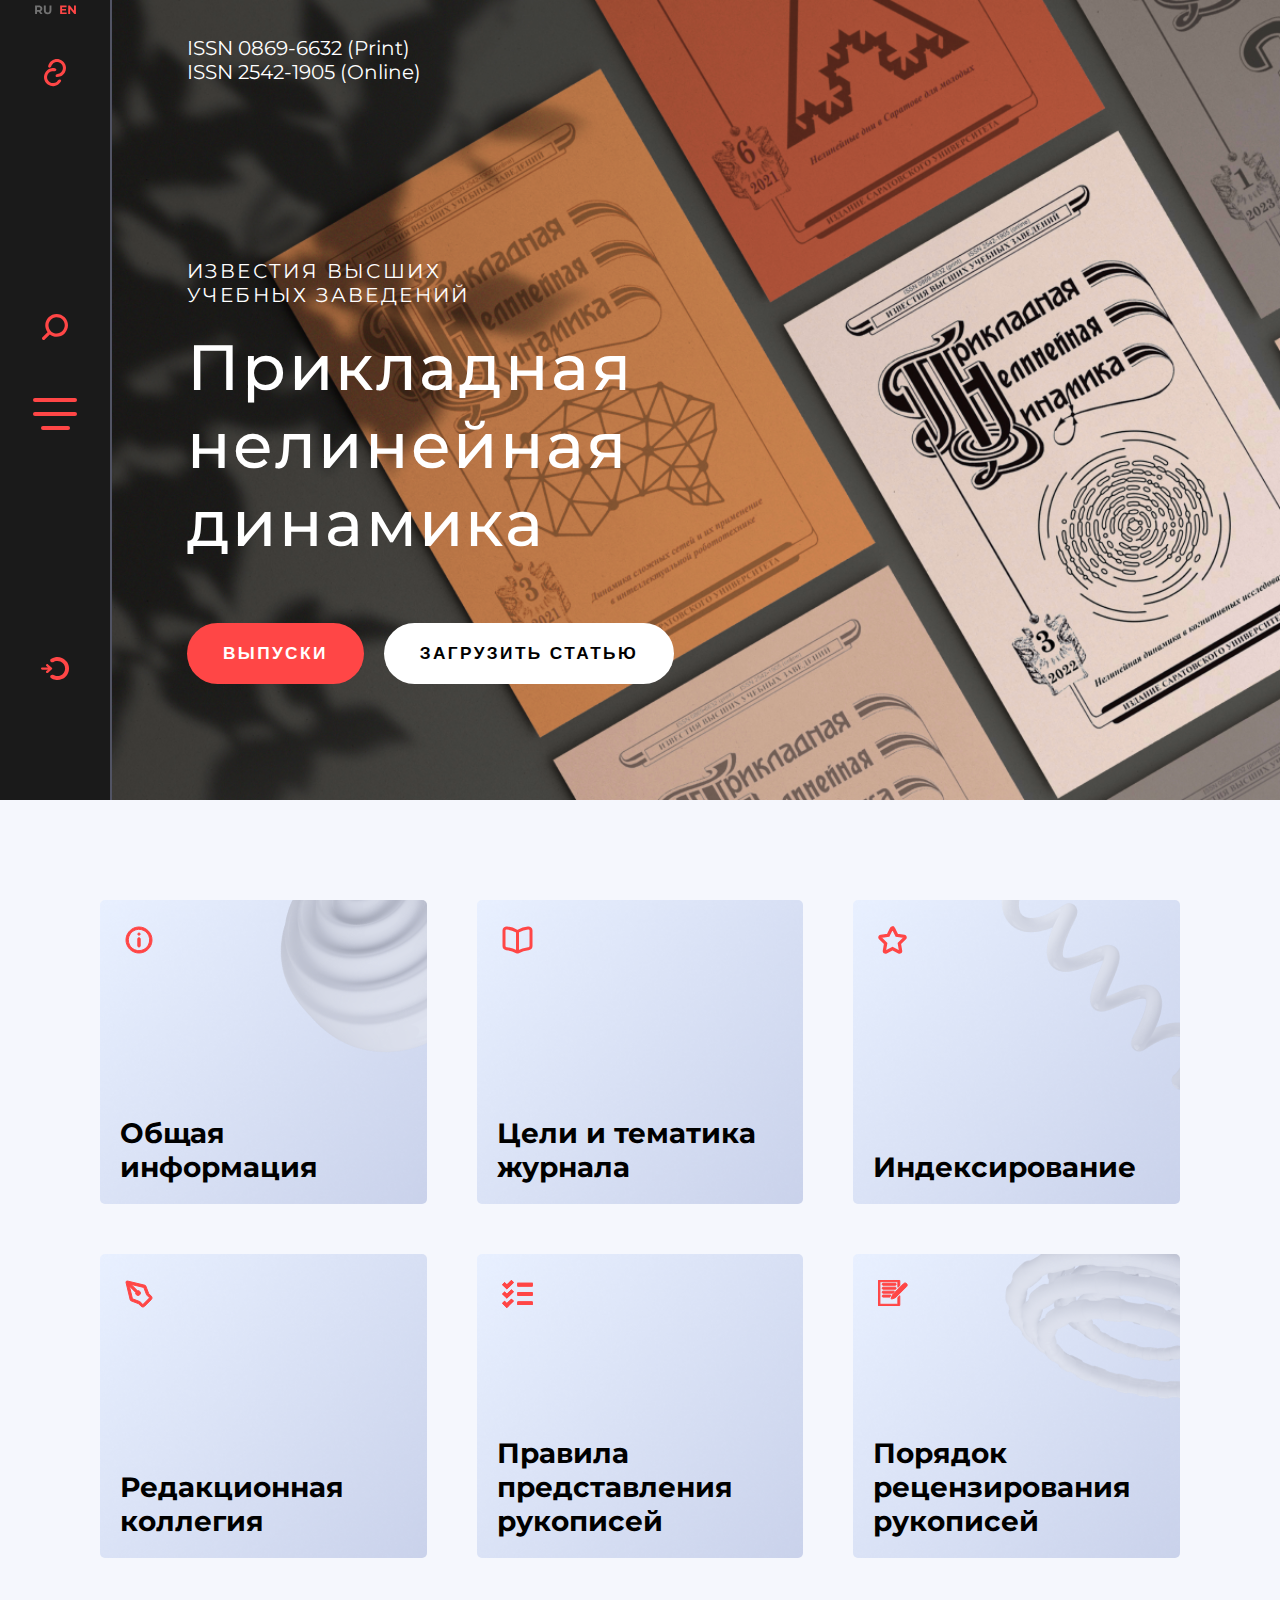
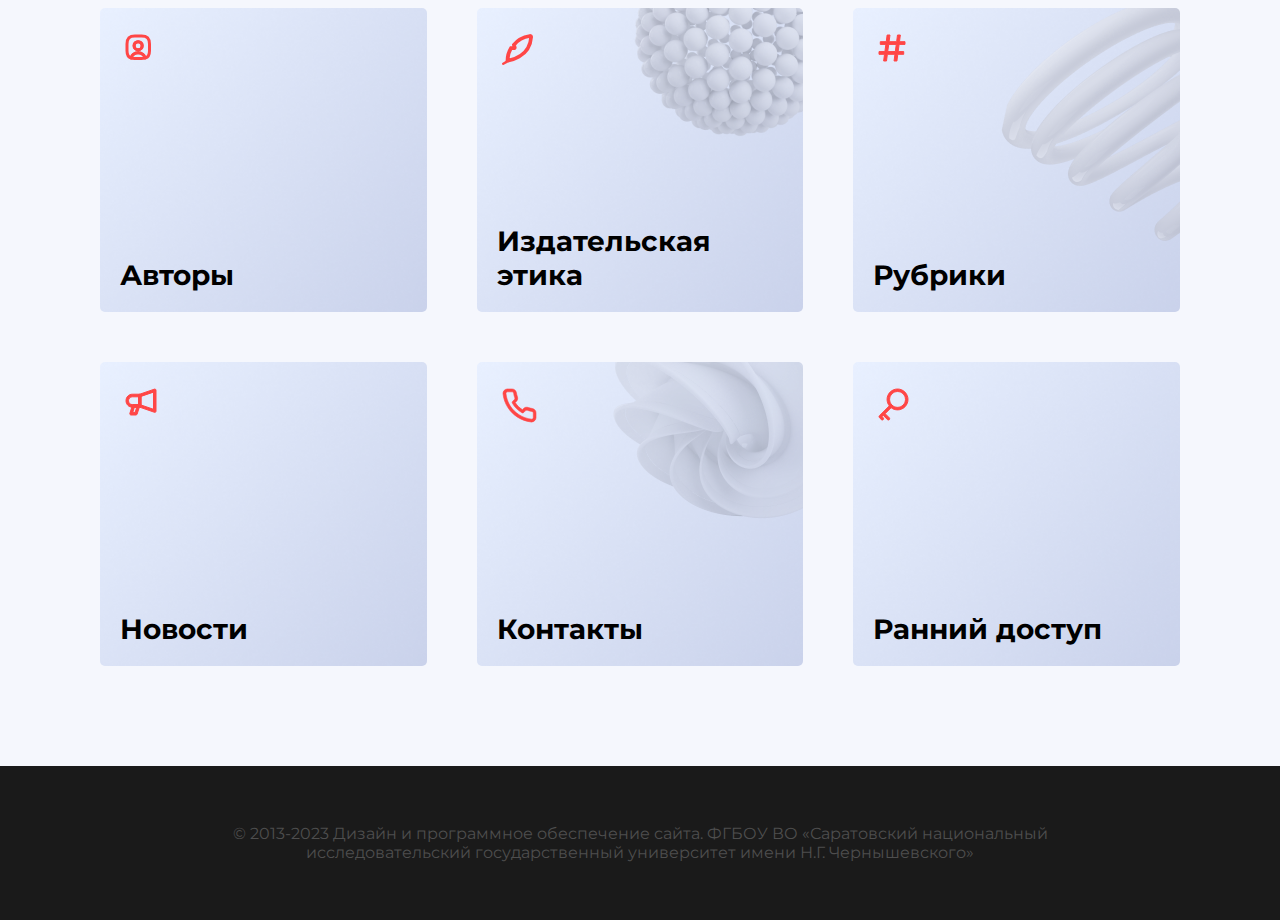
<file: index.html>
<!DOCTYPE html>
<html lang="ru">
<head>
    <meta charset="UTF-8">
    <meta name="viewport" content="width=device-width, initial-scale=1.0">
    <title>Прикладная нелинейная динамика</title>
    <link rel="stylesheet" href="./src/css/styles.css">
    <link href='https://fonts.googleapis.com/css?family=Montserrat' rel='stylesheet'>
</head>
<body>
    <header>
        <div class="header-content">
            <div class="sidebar">
               <div class="trigger" id="trigger">
                    <div class="up">
                        <div class="lengbtn" onclick="LengButton(this)">
                            <svg width="41" height="10" viewBox="0 0 41 10" fill="none" xmlns="http://www.w3.org/2000/svg">
                                <path id="ru" d="M5.43784 9L3.81784 6.66H3.72184H2.02984V9H0.0858438V0.599999H3.72184C4.46584 0.599999 5.10984 0.724 5.65384 0.972C6.20584 1.22 6.62984 1.572 6.92584 2.028C7.22184 2.484 7.36984 3.024 7.36984 3.648C7.36984 4.272 7.21784 4.812 6.91384 5.268C6.61784 5.716 6.19384 6.06 5.64184 6.3L7.52584 9H5.43784ZM5.40184 3.648C5.40184 3.176 5.24984 2.816 4.94584 2.568C4.64184 2.312 4.19784 2.184 3.61384 2.184H2.02984V5.112H3.61384C4.19784 5.112 4.64184 4.984 4.94584 4.728C5.24984 4.472 5.40184 4.112 5.40184 3.648ZM12.6421 9.144C11.4421 9.144 10.5061 8.812 9.83406 8.148C9.17006 7.484 8.83806 6.536 8.83806 5.304V0.599999H10.7821V5.232C10.7821 6.736 11.4061 7.488 12.6541 7.488C13.2621 7.488 13.7261 7.308 14.0461 6.948C14.3661 6.58 14.5261 6.008 14.5261 5.232V0.599999H16.4461V5.304C16.4461 6.536 16.1101 7.484 15.4381 8.148C14.7741 8.812 13.8421 9.144 12.6421 9.144Z" fill="#727272"/>
                                <path id="en" d="M31.668 7.44V9H25.164V0.599999H31.512V2.16H27.096V3.984H30.996V5.496H27.096V7.44H31.668ZM40.9188 0.599999V9H39.3228L35.1348 3.9V9H33.2148V0.599999H34.8228L38.9987 5.7V0.599999H40.9188Z" fill="#FF4646"/>
                            </svg>
                        </div>                    
                        <div class="linkbtn iconbtn" onclick="toggleMenu('linksMenu')">
                            <svg width="22" height="28" viewBox="0 0 22 28" fill="none" xmlns="http://www.w3.org/2000/svg">
                                <path d="M5.47494 8.64321C4.62775 8.59881 3.96395 7.87049 4.15105 7.04303C4.43963 5.76671 5.00347 4.56207 5.81022 3.51637C6.93139 2.06312 8.46856 0.985781 10.2172 0.427736C11.9657 -0.130309 13.8428 -0.142593 15.5986 0.392518C17.3543 0.927628 18.9054 1.98476 20.0455 3.42321C21.1856 4.86166 21.8606 6.61321 21.9807 8.44476C22.1007 10.2763 21.6601 12.101 20.7175 13.6759C19.7749 15.2509 18.375 16.5014 16.7042 17.2611C15.5019 17.8078 14.2003 18.0816 12.8918 18.0711C12.0435 18.0643 11.486 17.2518 11.6362 16.4168C11.7864 15.5819 12.5926 15.0478 13.4382 14.9804C14.1241 14.9257 14.7992 14.7525 15.4326 14.4645C16.5354 13.9631 17.4593 13.1377 18.0814 12.0983C18.7035 11.0588 18.9943 9.85451 18.9151 8.64569C18.8359 7.43686 18.3904 6.28084 17.6379 5.33146C16.8855 4.38208 15.8617 3.68438 14.7029 3.3312C13.5441 2.97803 12.3053 2.98614 11.1512 3.35445C9.99711 3.72276 8.98258 4.4338 8.24261 5.39295C7.8176 5.94383 7.49474 6.56155 7.28488 7.21682C7.02613 8.02474 6.32212 8.68761 5.47494 8.64321Z" fill="#FF4646"/>
                                <path d="M16.1683 20.4554C16.9751 20.7175 17.4278 21.5928 17.0329 22.3437C16.4238 23.5018 15.5674 24.5195 14.5175 25.3208C13.0584 26.4343 11.2948 27.0771 9.46135 27.1635C7.62792 27.25 5.81162 26.7761 4.2542 25.8048C2.69678 24.8335 1.4721 23.4109 0.743147 21.7264C0.0141932 20.0419 -0.18446 18.1753 0.173626 16.3751C0.531712 14.5749 1.42955 12.9264 2.74766 11.6491C4.06577 10.3717 5.74162 9.52613 7.55219 9.22477C8.855 9.00792 10.1831 9.08028 11.4443 9.42907C12.2619 9.6552 12.5901 10.5844 12.2289 11.352C11.8677 12.1196 10.9508 12.4268 10.1165 12.2731C9.43989 12.1484 8.74292 12.141 8.05659 12.2552C6.86161 12.4541 5.75555 13.0122 4.8856 13.8553C4.01565 14.6983 3.42307 15.7863 3.18674 16.9744C2.9504 18.1626 3.08151 19.3945 3.56262 20.5063C4.04373 21.6181 4.85202 22.557 5.87992 23.198C6.90782 23.8391 8.10657 24.1519 9.31664 24.0948C10.5267 24.0377 11.6907 23.6135 12.6537 22.8786C13.2068 22.4565 13.6785 21.9433 14.0509 21.3647C14.5099 20.6513 15.3615 20.1932 16.1683 20.4554Z" fill="#FF4646"/>
                            </svg>
                        </div>                             
                    </div>
                    <div class="center"> 
                        <div class="Searchbtn iconbtn" onclick="toggleMenu('searchMenu')">
                            <svg width="26" height="26" viewBox="0 0 26 26" fill="none" xmlns="http://www.w3.org/2000/svg">
                                <path d="M14.6263 0C11.611 0.00365486 8.72015 1.20312 6.58796 3.33531C4.45578 5.46749 3.25631 8.35831 3.25265 11.3737C3.26068 13.8231 4.06686 16.2032 5.54905 18.1534L0.479049 23.2234C0.327498 23.3741 0.207173 23.5532 0.12497 23.7505C0.042766 23.9478 0.000298935 24.1594 1.57253e-06 24.3731C-0.000295789 24.5868 0.0415824 24.7985 0.123237 24.996C0.204891 25.1936 0.324717 25.373 0.475848 25.5242C0.62698 25.6753 0.806447 25.7951 1.00397 25.8768C1.20149 25.9584 1.41318 26.0003 1.62691 26C1.84064 25.9997 2.05221 25.9572 2.2495 25.875C2.4468 25.7928 2.62593 25.6725 2.77664 25.521L7.84664 20.4509C9.79677 21.9331 12.1769 22.7393 14.6263 22.7473C17.6428 22.7473 20.5358 21.5491 22.6687 19.4161C24.8017 17.2831 26 14.3902 26 11.3737C26 8.35719 24.8017 5.46425 22.6687 3.33127C20.5358 1.19829 17.6428 0 14.6263 0ZM14.6263 19.4977C13.0195 19.4977 11.4488 19.0213 10.1128 18.1286C8.77685 17.2359 7.73557 15.9671 7.12068 14.4826C6.50579 12.9981 6.34491 11.3647 6.65838 9.78875C6.97184 8.21284 7.74559 6.76527 8.88175 5.6291C10.0179 4.49293 11.4655 3.71919 13.0414 3.40572C14.6173 3.09225 16.2508 3.25314 17.7353 3.86803C19.2197 4.48292 20.4885 5.5242 21.3812 6.86019C22.2739 8.19618 22.7504 9.76689 22.7504 11.3737C22.7479 13.5275 21.8911 15.5924 20.3681 17.1154C18.8451 18.6385 16.7802 19.4952 14.6263 19.4977Z" fill="#FF4646"/>
                            </svg>                               
                        </div>
                        <div class="Menubtn iconbtn" onclick="toggleMenu('menu')">
                            <svg width="44" height="32" viewBox="0 0 44 32" fill="none" xmlns="http://www.w3.org/2000/svg">
                                <rect width="44" height="4" rx="2" fill="#FF4646"/>
                                <rect y="14" width="44" height="4" rx="2" fill="#FF4646"/>
                                <rect x="8" y="28" width="29" height="4" rx="2" fill="#FF4646"/>
                            </svg>                                
                        </div>
                    </div>
                    <div class="authbtn iconbtn" onclick="toggleMenu('authMenu')">
                        <svg width="28" height="23" viewBox="0 0 28 23" fill="none" xmlns="http://www.w3.org/2000/svg">
                            <path d="M1.24674 12.6574L6.982 12.6574L5.36117 14.1058C4.86245 14.5515 4.86245 15.2201 5.36117 15.6657C5.85989 16.1114 6.60796 16.1114 7.10668 15.6657L10.8471 12.3231C10.9718 12.2117 11.0964 12.1003 11.0964 11.9889C11.2211 11.766 11.2211 11.4318 11.0964 11.0975C10.9718 10.9861 10.9718 10.8747 10.8471 10.7632L7.10668 7.42061C6.85732 7.19777 6.48328 7.08635 6.23393 7.08635C5.98457 7.08635 5.61053 7.19777 5.36117 7.42061C4.86245 7.8663 4.86245 8.53482 5.36117 8.9805L6.982 10.429L1.24674 10.429C0.498661 10.429 -5.76229e-05 10.8747 -5.76948e-05 11.5432C-5.77667e-05 12.2117 0.49866 12.6574 1.24674 12.6574Z" fill="#FF4646"/>
                            <path d="M9.75217 4.75067C8.98869 3.9872 8.98112 2.73302 9.86276 2.10973C11.1734 1.18317 12.6696 0.536917 14.258 0.220974C16.4887 -0.222756 18.801 0.00498277 20.9024 0.875391C23.0037 1.7458 24.7998 3.21978 26.0634 5.11095C27.327 7.00211 28.0015 9.22552 28.0015 11.5C28.0015 13.7745 27.327 15.9979 26.0634 17.8891C24.7998 19.7802 23.0037 21.2542 20.9024 22.1246C18.801 22.995 16.4887 23.2228 14.258 22.779C12.6696 22.4631 11.1734 21.8168 9.86276 20.8903C8.98112 20.267 8.98869 19.0128 9.75217 18.2493C10.5156 17.4859 11.746 17.5133 12.6788 18.0571C13.4011 18.4782 14.1919 18.7793 15.0208 18.9442C16.4931 19.237 18.0192 19.0867 19.4061 18.5123C20.793 17.9378 21.9784 16.965 22.8124 15.7168C23.6464 14.4686 24.0915 13.0012 24.0915 11.5C24.0915 9.99885 23.6464 8.5314 22.8124 7.28323C21.9784 6.03506 20.793 5.06223 19.4061 4.48776C18.0192 3.91329 16.4931 3.76298 15.0208 4.05585C14.1919 4.22071 13.4011 4.52184 12.6788 4.94295C11.746 5.48674 10.5156 5.51415 9.75217 4.75067Z" fill="#FF4646"/>
                        </svg>                            
                    </div>
                </div>  
                <div class="menu" id="linksMenu">
                    <a href="#">WoS: 0.13</a>
                    <a href="#">SCOPUS: 1.2</a>
                    <a href="#">RSCI</a>
                    <a href="#">РИНЦ: 0.626</a>
                    <a href="#">Scimago: Q3</a>
                    <a href="#">Список ВАК</a>
                    <a href="#">Журналы СГУ</a>
                </div>
                <div class="menu" id="menu">
                    <a href="#">Общая информация</a>
                    <a href="#">Цели и тематика журнала</a>
                    <a href="#">Индексирование</a>
                    <a href="#">Редакционная коллегия</a>
                    <a href="#">Правила представления рукописей</a>
                    <a href="#">Порядок рецензирования рукописей</a>
                    <a href="#">Авторы</a>
                    <a href="#">Издательская этика</a>
                    <a href="#">Рубрики</a>
                    <a href="#">Новости</a>
                    <a href="#">Контакты</a>
                    <a href="#">Ранний доступ</a>
                </div>
                <div class="menu" id="searchMenu">
                    <div class="dropdown">
                        <h3>Заголовок:</h3>
                        <input type="text" id="searchInput" placeholder="">
                        <h3>Ключевое слово:</h3>
                        <input type="text" class="dropdown-btn" id="keywordInput" readonly onclick="toggleDropdown()">
                        <div class="dropdown-content" id="dropdown-content"></div>
                    </div>
                    <button onclick="performSearch()">Искать</button>
                </div>
                <div class="menu" id="authMenu">
                    <input type="text" id="login" placeholder="Логин">
                    <input type="password" id="password" placeholder="Пароль">
                    <button onclick="login()">Войти</button>
                </div>
            </div>
      
            <div class="header-right-wrapper">
                <div class="contact-info">
                    <span>ISSN 0869-6632 (Print)</span>
                   <span>ISSN 2542-1905 (Online)</span>
               </div>
               <div class="headline">
                   <h1>Известия высших учебных заведений</h1>
                   <h2>Прикладная нелинейная динамика</h2>
                   <div class="buttons">
                        <form action="article.html">
                            <button class="releases-btn">ВЫПУСКИ</button>
                        </form>
                       <button class="download-btn" onclick="downloadFile('./src/pdfs/and_2025-1_site.pdf')"> ЗАГРУЗИТЬ СТАТЬЮ </button>
                   </div>
                </div>
            </div>            
        </div>
    </header>
    <main>
        <section class="info-section">
            <div class="info-card">
                <h3>Общая информация</h3>
                <svg width="28" height="28" viewBox="0 0 28 28" fill="#000" xmlns="http://www.w3.org/2000/svg"  class="icon">
                    <path d="M13.9999 1.00014C11.4288 1.00014 8.91539 1.76257 6.77756 3.19102C4.63973 4.61947 2.9735 6.64978 1.98957 9.02521C1.00563 11.4006 0.748191 14.0145 1.2498 16.5362C1.7514 19.058 2.98952 21.3743 4.8076 23.1924C6.62567 25.0105 8.94204 26.2486 11.4638 26.7502C13.9855 27.2518 16.5994 26.9944 18.9748 26.0104C21.3502 25.0265 23.3805 23.3603 24.809 21.2224C26.2374 19.0846 26.9999 16.5712 26.9999 14.0001C27.0077 12.2907 26.6768 10.5967 26.0262 9.01597C25.3757 7.43521 24.4184 5.999 23.2097 4.79028C22.001 3.58157 20.5648 2.6243 18.984 1.97376C17.4033 1.32322 15.7093 0.992312 13.9999 1.00014ZM13.9999 24.6364C11.8963 24.6364 9.83985 24.0126 8.09072 22.8438C6.34159 21.6751 4.97831 20.0139 4.17327 18.0704C3.36823 16.1269 3.1576 13.9883 3.568 11.925C3.97841 9.86178 4.99142 7.96657 6.47893 6.47906C7.96644 4.99155 9.86165 3.97854 11.9249 3.56813C13.9881 3.15773 16.1267 3.36836 18.0703 4.1734C20.0138 4.97844 21.675 6.34172 22.8437 8.09085C24.0124 9.83998 24.6362 11.8964 24.6362 14.0001C24.6207 16.8162 23.4951 19.5126 21.5038 21.5039C19.5125 23.4953 16.8161 24.6209 13.9999 24.6364Z" fill="white" stroke="white"/>
                    <path d="M13.9997 11.6364C13.6862 11.6364 13.3856 11.761 13.164 11.9826C12.9424 12.2042 12.8179 12.5048 12.8179 12.8183V19.9091C12.8179 20.2226 12.9424 20.5232 13.164 20.7448C13.3856 20.9664 13.6862 21.0909 13.9997 21.0909C14.3131 21.0909 14.6137 20.9664 14.8353 20.7448C15.057 20.5232 15.1815 20.2226 15.1815 19.9091V12.8183C15.1815 12.5048 15.057 12.2042 14.8353 11.9826C14.6137 11.761 14.3131 11.6364 13.9997 11.6364Z" fill="white" stroke="white"/>
                    <path d="M13.9997 9.2728C14.6524 9.2728 15.1815 8.74369 15.1815 8.09099C15.1815 7.43829 14.6524 6.90918 13.9997 6.90918C13.347 6.90918 12.8179 7.43829 12.8179 8.09099C12.8179 8.74369 13.347 9.2728 13.9997 9.2728Z" fill="white" stroke="white"/>
                </svg>
                <picture class="info-picture"><img src="./src/img/png/info.png" alt="info"></picture>
            </div>
            <div class="info-card">
                <h3>Цели и тематика журнала</h3>
                <svg width="31" height="28" viewBox="0 0 31 28" fill="none" xmlns="http://www.w3.org/2000/svg" class="icon goal">
                    <path d="M29 20.0964V4.58072C29 3.03814 27.677 1.89407 26.0705 2.02261H25.9895C23.1545 2.254 18.848 3.62946 16.445 5.0692L16.2155 5.21061C15.824 5.44199 15.176 5.44199 14.7845 5.21061L14.447 5.01778C12.044 3.5909 7.751 2.22829 4.916 2.00976C3.3095 1.88121 2 3.03814 2 4.56787V20.0964C2 21.3305 3.053 22.4874 4.349 22.6417L4.7405 22.6931C7.67 23.0659 12.1925 24.4799 14.7845 25.8297L14.8385 25.8554C15.203 26.0482 15.7835 26.0482 16.1345 25.8554C18.7265 24.4928 23.2625 23.0659 26.2055 22.6931L26.651 22.6417C27.947 22.4874 29 21.3305 29 20.0964Z" stroke="#FF4646" stroke-width="3" stroke-linecap="round" stroke-linejoin="round"/>
                    <path d="M15.5 5.69232V24.1539" stroke="#FF4646" stroke-width="3" stroke-linecap="round" stroke-linejoin="round"/>
                </svg>                    
            </div>
            <div class="info-card">
                <h3>Индексирование</h3>
                <svg width="29" height="28" viewBox="0 0 29 28" fill="none" xmlns="http://www.w3.org/2000/svg" class="icon">
                    <path d="M14.5011 2.62144L18.123 10.0868L26.3591 11.3035L20.3943 17.2169L20.5949 18.4034L21.7879 25.4783L14.5003 21.5826L7.21349 25.4808L8.40645 18.4051L8.60626 17.2186L2.64313 11.3035L10.8784 10.0868L11.4196 8.97312L14.5011 2.62144ZM14.5003 1C13.7449 1 13.0569 1.42317 12.7357 2.08599L9.68204 8.38739L2.65494 9.42562C1.93326 9.53287 1.33383 10.0231 1.10113 10.6926C0.868444 11.3646 1.04465 12.1037 1.55387 12.6082L6.70174 17.7197L5.50709 24.8071C5.38653 25.521 5.69762 26.2375 6.30717 26.6556C6.64188 26.8844 7.0356 27 7.43016 27C7.75475 27 8.07934 26.9221 8.37357 26.7645L14.4994 23.4865L20.6253 26.7645C20.9195 26.9212 21.2449 27 21.5678 27C21.9624 27 22.3553 26.8844 22.6917 26.6556C23.3004 26.2383 23.6115 25.5219 23.4901 24.8071L22.2954 17.7197L27.4466 12.6082C27.9567 12.1046 28.1312 11.3638 27.8985 10.6926C27.6658 10.0214 27.0656 9.53204 26.3447 9.42562L19.3193 8.38739L16.264 2.08599C15.9453 1.42317 15.2565 1.00084 14.4994 1.00084L14.5003 1Z" fill="#FF4646" stroke="#FF4646" stroke-width="1.5"/>
                </svg>                                      
                <picture class="info-picture"><img src="./src/img/png/index.png" alt="index"></picture>
            </div>
            <div class="info-card">
                <h3>Редакционная коллегия</h3>
                <svg width="28" height="28" viewBox="0 0 28 28" fill="none" xmlns="http://www.w3.org/2000/svg" class="icon">
                    <path fill-rule="evenodd" clip-rule="evenodd" d="M1.35278 1.35278C1.66612 1.03946 2.10913 0.93484 2.50907 1.03894L19.9524 5.24938C20.3372 5.34227 20.6518 5.61836 20.7939 5.98786L23.7134 13.5785L26.2944 16.1595C27.2352 17.1004 27.2352 18.6256 26.2944 19.5663L19.5663 26.2944C18.6256 27.2352 17.1004 27.2352 16.1595 26.2944L13.5785 23.7134L5.98786 20.7939C5.61836 20.6518 5.34227 20.3372 5.24938 19.9524L1.03894 2.50907C0.93484 2.10913 1.03946 1.66612 1.35278 1.35278ZM10.4901 12.1935L4.37986 6.08327L7.44276 18.7724L14.6818 21.5567C14.8392 21.6172 14.982 21.7101 15.1011 21.8292L17.8629 24.591L24.591 17.8629L21.8292 15.1011C21.7101 14.982 21.6172 14.8392 21.5567 14.6818L18.7724 7.44276L6.08327 4.37986L12.1935 10.4901C12.2668 10.5634 12.3287 10.6438 12.3792 10.7291C12.5906 10.6685 12.814 10.636 13.0449 10.636C14.3754 10.636 15.4539 11.7145 15.4539 13.0449C15.4539 14.3754 14.3754 15.4539 13.0449 15.4539C11.7145 15.4539 10.636 14.3754 10.636 13.0449C10.636 12.814 10.6685 12.5906 10.7291 12.3792C10.6438 12.3287 10.5634 12.2668 10.4901 12.1935Z" fill="#FF4646" stroke="#FF4646"/>
                </svg>                                                          
            </div>
            <div class="info-card">
                <h3>Правила представления рукописей</h3>
                <svg width="31" height="28" viewBox="0 0 31 28" fill="none" xmlns="http://www.w3.org/2000/svg" class="icon">
                    <path fill-rule="evenodd" clip-rule="evenodd" d="M4.872 5.34215L9.39863 1L10.9806 2.51754L4.85442 8.3941L1 4.69734L2.6002 3.16235L4.872 5.34215ZM30 5.81079H16.0324V3.50307H30V5.81079Z" fill="#FF4646"/>
                    <path fill-rule="evenodd" clip-rule="evenodd" d="M4.872 5.34215L9.39863 1L10.9806 2.51754L4.85442 8.3941L1 4.69734L2.6002 3.16235L4.872 5.34215ZM30 5.81079H16.0324V3.50307H30V5.81079Z" fill="#FF4646"/>
                    <path fill-rule="evenodd" clip-rule="evenodd" d="M4.872 23.948L9.39863 19.6059L10.9806 21.1234L4.85442 27L1 23.3032L2.6002 21.7682L4.872 23.948ZM30 24.4167H16.0324V22.109H30V24.4167Z" fill="#FF4646"/>
                    <path fill-rule="evenodd" clip-rule="evenodd" d="M4.872 23.948L9.39863 19.6059L10.9806 21.1234L4.85442 27L1 23.3032L2.6002 21.7682L4.872 23.948ZM30 24.4167H16.0324V22.109H30V24.4167Z" fill="#FF4646"/>
                    <path fill-rule="evenodd" clip-rule="evenodd" d="M4.872 14.6451L9.39863 10.303L10.9806 11.8205L4.85442 17.6971L1 14.0003L2.6002 12.4653L4.872 14.6451ZM30 15.1138H16.0324V12.806H30V15.1138Z" fill="#FF4646"/>
                    <path fill-rule="evenodd" clip-rule="evenodd" d="M4.872 14.6451L9.39863 10.303L10.9806 11.8205L4.85442 17.6971L1 14.0003L2.6002 12.4653L4.872 14.6451ZM30 15.1138H16.0324V12.806H30V15.1138Z" fill="#FF4646"/>
                    <path fill-rule="evenodd" clip-rule="evenodd" d="M4.872 5.34215L9.39863 1L10.9806 2.51754L4.85442 8.3941L1 4.69734L2.6002 3.16235L4.872 5.34215ZM30 5.81079H16.0324V3.50307H30V5.81079Z" stroke="#FF4646" stroke-width="1.3"/>
                    <path fill-rule="evenodd" clip-rule="evenodd" d="M4.872 5.34215L9.39863 1L10.9806 2.51754L4.85442 8.3941L1 4.69734L2.6002 3.16235L4.872 5.34215ZM30 5.81079H16.0324V3.50307H30V5.81079Z" stroke="#FF4646" stroke-width="1.3"/>
                    <path fill-rule="evenodd" clip-rule="evenodd" d="M4.872 23.948L9.39863 19.6059L10.9806 21.1234L4.85442 27L1 23.3032L2.6002 21.7682L4.872 23.948ZM30 24.4167H16.0324V22.109H30V24.4167Z" stroke="#FF4646" stroke-width="1.3"/>
                    <path fill-rule="evenodd" clip-rule="evenodd" d="M4.872 23.948L9.39863 19.6059L10.9806 21.1234L4.85442 27L1 23.3032L2.6002 21.7682L4.872 23.948ZM30 24.4167H16.0324V22.109H30V24.4167Z" stroke="#FF4646" stroke-width="1.3"/>
                    <path fill-rule="evenodd" clip-rule="evenodd" d="M4.872 14.6451L9.39863 10.303L10.9806 11.8205L4.85442 17.6971L1 14.0003L2.6002 12.4653L4.872 14.6451ZM30 15.1138H16.0324V12.806H30V15.1138Z" stroke="#FF4646" stroke-width="1.3"/>
                    <path fill-rule="evenodd" clip-rule="evenodd" d="M4.872 14.6451L9.39863 10.303L10.9806 11.8205L4.85442 17.6971L1 14.0003L2.6002 12.4653L4.872 14.6451ZM30 15.1138H16.0324V12.806H30V15.1138Z" stroke="#FF4646" stroke-width="1.3"/>
                </svg>                                                         
            </div>
            <div class="info-card">
                <h3>Порядок рецензирования рукописей</h3>
                <svg width="30" height="26" viewBox="0 0 30 26" fill="none" xmlns="http://www.w3.org/2000/svg" class="icon">
                    <path d="M19.8903 24.2853H1.91631V1.71458H19.8903V7.30933L21.8064 5.5947V0.857289C21.8065 0.383859 21.3774 0 20.8484 0H0.958244C0.429101 0 0 0.383859 0 0.857289V25.1427C0 25.6161 0.429042 26 0.958244 26H20.8484C21.3774 26 21.8065 25.6161 21.8065 25.1427V15.7088L19.8903 17.4235V24.2853Z" fill="#FF4646"/>
                    <path d="M17.3884 3.25751H4.93709C4.52882 3.25751 4.19751 3.70542 4.19751 4.25755C4.19751 4.80959 4.52882 5.25751 4.93709 5.25751H17.3883C17.7967 5.25751 18.128 4.80959 18.128 4.25755C18.128 3.70542 17.7967 3.25751 17.3884 3.25751Z" fill="#FF4646"/>
                    <path d="M18.128 8.20227C18.128 7.65025 17.7967 7.20227 17.3884 7.20227H4.93709C4.52882 7.20227 4.19751 7.65025 4.19751 8.20227C4.19751 8.75438 4.52882 9.20227 4.93709 9.20227H17.3883C17.7967 9.20227 18.128 8.75446 18.128 8.20227Z" fill="#FF4646"/>
                    <path d="M16.3477 11.1473H4.93709C4.52882 11.1473 4.19751 11.5953 4.19751 12.1474C4.19751 12.6995 4.52882 13.1473 4.93709 13.1473H14.8683L16.3477 11.1473Z" fill="#FF4646"/>
                    <path d="M12.2103 16.3883C12.3104 15.9352 12.4534 15.501 12.6277 15.0922H4.93721C4.52894 15.0922 4.19763 15.5401 4.19763 16.0922C4.19763 16.6442 4.52894 17.0922 4.93721 17.0922H12.0552L12.2103 16.3883Z" fill="#FF4646"/>
                    <path d="M28.6024 3.60247C28.2149 3.21472 27.6893 2.99713 27.1419 2.99713C26.5944 2.99713 26.069 3.21472 25.6819 3.60199L14.7388 14.5454C14.4402 14.8439 14.2212 15.2113 14.1002 15.6158L13.2282 18.5389C13.1911 18.6627 13.2248 18.7966 13.3163 18.8881C13.3833 18.9551 13.4729 18.9911 13.5648 18.9911C13.5981 18.9911 13.6322 18.9864 13.6655 18.9763L16.5884 18.1041C16.993 17.9832 17.3605 17.7641 17.6589 17.4656L28.6024 6.52265C28.9895 6.13544 29.2072 5.61011 29.2072 5.06259C29.2072 4.51495 28.9896 3.98962 28.6024 3.60247Z" fill="#FF4646"/>
                </svg>                                                         
                <picture class="info-picture"><img src="./src/img/png/order.png" alt="order"></picture>
            </div>
            <div class="info-card">
                <h3>Авторы</h3>
                <svg width="26" height="26" viewBox="0 0 26 26" fill="none" xmlns="http://www.w3.org/2000/svg" class="icon authors">
                    <path d="M19.815 24.0726C18.825 24.3651 17.655 24.5001 16.2825 24.5001H9.53249C8.15999 24.5001 6.99 24.3651 6 24.0726C6.2475 21.1476 9.25124 18.8413 12.9075 18.8413C16.5638 18.8413 19.5675 21.1476 19.815 24.0726Z" stroke="white" stroke-width="3" stroke-linecap="round" stroke-linejoin="round"/>
                    <path d="M16.625 2H9.875C4.25 2 2 4.25 2 9.875V16.625C2 20.8775 3.2825 23.2063 6.3425 24.0725C6.59 21.1475 9.59375 18.8412 13.25 18.8412C16.9062 18.8412 19.91 21.1475 20.1575 24.0725C23.2175 23.2063 24.5 20.8775 24.5 16.625V9.875C24.5 4.25 22.25 2 16.625 2ZM13.25 15.6912C11.0225 15.6912 9.2225 13.88 9.2225 11.6525C9.2225 9.42502 11.0225 7.625 13.25 7.625C15.4775 7.625 17.2775 9.42502 17.2775 11.6525C17.2775 13.88 15.4775 15.6912 13.25 15.6912Z" stroke="white" stroke-width="3" stroke-linecap="round" stroke-linejoin="round"/>
                    <path d="M17.055 11.6525C17.055 13.88 15.255 15.6912 13.0275 15.6912C10.8 15.6912 9 13.88 9 11.6525C9 9.42502 10.8 7.625 13.0275 7.625C15.255 7.625 17.055 9.42502 17.055 11.6525Z" stroke="white" stroke-width="3" stroke-linecap="round" stroke-linejoin="round"/>
                </svg>                                                         
            </div>
            <div class="info-card">
                <h3>Издательская этика</h3>
                <svg width="31" height="31" viewBox="0 0 31 31" fill="none" xmlns="http://www.w3.org/2000/svg" class="icon">
                    <path d="M1.2783 30C1.21777 30.0001 1.15887 29.9845 1.11053 29.9558C1.06219 29.927 1.02705 29.8865 1.01044 29.8405C0.993824 29.7946 0.996654 29.7456 1.01848 29.701C1.04032 29.6564 1.07995 29.6186 1.1314 29.5934C1.17063 29.5741 5.06832 27.6464 6.0426 25.6741C6.07009 25.6206 6.12318 25.5777 6.19036 25.5549C6.25754 25.532 6.33341 25.531 6.40155 25.552C6.46969 25.573 6.52462 25.6143 6.55444 25.6671C6.58427 25.7199 6.58659 25.7798 6.5609 25.8339C5.51902 27.9438 1.59129 29.8853 1.42464 29.9657C1.3809 29.9878 1.33019 29.9997 1.2783 30Z" fill="#FF4646" stroke="#FF4646" stroke-width="2"/>
                    <path d="M4.66172 27.6347L4.64711 26.6913C4.61358 22.122 5.85863 17.6354 8.23981 13.7451L8.4978 13.3634H11.7706L10.9769 10.7814L11.2289 10.4352C16.0539 3.74096 24.3787 1.6861 27.7341 1.1131C28.0251 1.06493 28.3231 1.08401 28.6056 1.16889C28.8882 1.25377 29.1479 1.40224 29.365 1.60304C29.5822 1.80385 29.7511 2.05176 29.859 2.32797C29.9669 2.60419 30.011 2.90149 29.9879 3.19739C28.4478 24.9186 5.82002 27.5196 5.59129 27.5413L4.66172 27.6347ZM9.43167 15.0945C7.58838 18.3271 6.54047 21.9568 6.37552 25.6803C10.5968 24.9783 26.9989 21.0928 28.2767 3.07102C28.2804 3.03378 28.2753 2.99618 28.2619 2.96129C28.2484 2.9264 28.227 2.89521 28.1993 2.87022C28.177 2.84815 28.1497 2.83188 28.1197 2.82283C28.0897 2.81378 28.058 2.81223 28.0273 2.81828C24.9402 3.34454 17.3704 5.20032 12.8808 11.106L13.5481 13.295C13.6116 13.503 13.6257 13.7231 13.5893 13.9376C13.5529 14.1522 13.467 14.3551 13.3386 14.5301C13.2101 14.7051 13.0426 14.8473 12.8496 14.9454C12.6566 15.0434 12.4434 15.0945 12.2272 15.0945H9.43167Z" fill="#FF4646" stroke="#FF4646" stroke-width="2"/>
                </svg>                                                          
                <picture class="info-picture"><img src="./src/img/png/ethics.png" alt="ethics"></picture>
            </div>
            <div class="info-card">
                <h3>Рубрики</h3>
                <svg width="28" height="28" viewBox="0 0 28 28" fill="none" xmlns="http://www.w3.org/2000/svg" class="icon">
                    <path d="M21.1109 10.3971L20.1495 17.6029H25.718V20.3143H19.7889L18.9075 27H16.0632L16.9445 20.3143H9.37288L8.49152 27H5.64715L6.52851 20.3143H1V17.6029H6.88906L7.8906 10.3971H2.28197V7.68571H8.25115L9.13251 1H11.9769L11.0955 7.68571H18.6271L19.5085 1H22.3528L21.4715 7.68571H27V10.3971H21.1109ZM18.2666 10.3971H10.735L9.73343 17.6029H17.3051L18.2666 10.3971Z" fill="#FF4646" stroke="#FF4646"/>
                </svg>                                                        
                <picture class="info-picture"><img src="./src/img/png/categories.png" alt="categories"></picture>
            </div>
            <div class="info-card">
                <h3>Новости</h3>
                <svg width="32" height="28" viewBox="0 0 32 28" fill="none" xmlns="http://www.w3.org/2000/svg" class="icon">
                    <path d="M14.75 19.2035H7.25C3.875 19.2035 1 16.3448 1 12.7064C1 9.06806 3.75 6.20935 7.25 6.20935H14.75C15.5 6.20935 16 6.72912 16 7.50876V17.9041C16 18.6837 15.5 19.2035 14.75 19.2035ZM7.25 8.80818C5.25 8.80818 3.5 10.4974 3.5 12.7064C3.5 14.9154 5.125 16.6047 7.25 16.6047H13.5V8.80818H7.25Z" fill="#FF4646" stroke="#FF4646"/>
                    <path d="M29.75 24.4012C29.625 24.4012 29.5 24.4012 29.375 24.2712L14.375 19.0736C13.875 18.9436 13.5 18.4239 13.5 17.9041V7.50879C13.5 6.98902 13.875 6.46926 14.375 6.33931L29.375 1.14166C29.75 0.881775 30.125 1.01172 30.5 1.2716C30.75 1.53148 31 1.92131 31 2.31113V23.1018C31 23.4916 30.75 23.8814 30.5 24.1413C30.25 24.2712 30 24.4012 29.75 24.4012ZM16 16.9945L28.5 21.2826V4.13031L16 8.41838V16.9945Z" fill="#FF4646" stroke="#FF4646"/>
                    <path d="M11 27H5.99998C5.62498 27 5.24998 26.7401 4.99998 26.4802C4.74998 26.0904 4.62498 25.7006 4.87498 25.3108L7.37498 17.5143C7.49998 16.9945 7.99998 16.6047 8.49998 16.6047H13.5C13.875 16.6047 14.25 16.8646 14.5 17.1244C14.75 17.5143 14.75 17.9041 14.625 18.2939L12.125 26.0904C12 26.6102 11.5 27 11 27ZM7.74998 24.4012H10.125L11.75 19.2035H9.37498L7.74998 24.4012Z" fill="#FF4646" stroke="#FF4646"/>
                </svg>                                                                           
            </div>
            <div class="info-card">
                <h3>Контакты</h3>
                <svg width="35" height="35" viewBox="0 0 35 35" fill="none" xmlns="http://www.w3.org/2000/svg" class="icon">
                    <path d="M29.6992 34H29.2635C24.3556 33.4681 19.6403 31.8011 15.4936 29.1321C11.6414 26.6881 8.37067 23.4364 5.90954 19.6038C3.22404 15.4623 1.55035 10.7514 1.02282 5.84906C0.962508 5.26434 1.02206 4.67349 1.19789 4.1124C1.37369 3.5513 1.6621 3.03162 2.04562 2.58491C2.41864 2.13221 2.87905 1.75868 3.39962 1.48643C3.92017 1.21421 4.49027 1.04879 5.07614 1H10.0007C11.0673 1.00108 12.0984 1.38202 12.9077 2.07404C13.717 2.76606 14.2512 3.72355 14.4139 4.77359C14.5939 6.12242 14.9307 7.4458 15.4178 8.71699C15.714 9.51582 15.7752 10.3823 15.5942 11.2146C15.4129 12.0469 14.9969 12.8103 14.395 13.4151L13.2396 14.566C15.0587 17.4268 17.4988 19.8447 20.3803 21.6415L21.5357 20.5094C22.1427 19.9098 22.9093 19.4955 23.7447 19.3149C24.5802 19.1345 25.45 19.1955 26.2519 19.4906C27.5295 19.9713 28.8574 20.3068 30.2106 20.4906C31.2826 20.6511 32.259 21.1958 32.9566 22.0226C33.654 22.8496 34.0247 23.9015 33.9987 24.9811V29.5094C33.9987 30.6872 33.5303 31.817 32.6962 32.6515C31.862 33.486 30.7299 33.9574 29.5476 33.9623L29.6992 34ZM10.0007 3.81132H5.4739C5.25163 3.82596 5.03464 3.88534 4.83607 3.98587C4.63748 4.0864 4.46142 4.226 4.31851 4.39623C4.17945 4.55568 4.07418 4.74153 4.00908 4.94257C3.94398 5.14361 3.92038 5.35568 3.9397 5.56604C4.39899 10.0128 5.89745 14.2906 8.31502 18.0566C10.5437 21.5409 13.5111 24.497 17.0088 26.717C20.7919 29.1506 25.0909 30.6751 29.5666 31.1698C29.7994 31.1828 30.0323 31.1477 30.2507 31.0666C30.4691 30.9853 30.6684 30.8598 30.8356 30.6981C31.1371 30.3902 31.307 29.9775 31.3091 29.5472V25.0377C31.3177 24.6407 31.1798 24.2543 30.9214 23.9517C30.6631 23.6492 30.3022 23.4515 29.9075 23.3962C28.3428 23.1866 26.8058 22.807 25.3238 22.2641C25.032 22.1555 24.7151 22.1313 24.41 22.1949C24.1048 22.2583 23.8241 22.4066 23.6002 22.6226L21.7062 24.5094C21.4844 24.7249 21.1985 24.8634 20.8915 24.9041C20.5843 24.9449 20.2723 24.8858 20.0015 24.7358C15.9599 22.4607 12.6145 19.1349 10.3227 15.1132C10.1659 14.8453 10.1031 14.5328 10.1442 14.2253C10.1854 13.9179 10.3282 13.6328 10.55 13.4151L12.4441 11.5283C12.6613 11.3095 12.8107 11.033 12.8746 10.7319C12.9384 10.4308 12.9139 10.1178 12.804 9.83019C12.257 8.35468 11.8758 6.82332 11.6675 5.26415C11.6205 4.859 11.4238 4.48578 11.1157 4.21721C10.8076 3.94862 10.4101 3.80395 10.0007 3.81132Z" fill="#FF4646" stroke="#FF4646" stroke-width="0.6"/>
                </svg>                                                                            
                <picture class="info-picture"><img src="./src/img/png/contacts.png" alt="contacts"></picture>
            </div>
            <div class="info-card">
                <h3>Ранний доступ</h3>
                <svg width="31" height="33" viewBox="0 0 31 33" fill="none" xmlns="http://www.w3.org/2000/svg" class="icon">
                    <path d="M19.5398 1.00101C13.7553 1.0071 9.06738 5.67999 9.06127 11.445V11.446C9.07145 13.886 9.9288 16.125 11.3543 17.888L11.339 17.8677L1.37267 27.8021C1.14255 28.0325 1 28.3492 1 28.7004C1 29.0515 1.14255 29.3682 1.37267 29.5986L3.40912 31.6285C3.63923 31.8579 3.95794 32 4.30922 32C5.01282 32 5.58302 31.4316 5.58302 30.7303C5.58302 30.3791 5.44047 30.0624 5.20933 29.832L4.073 28.7004L5.32745 27.4499L9.51947 31.6285C9.74959 31.8579 10.0683 32 10.4196 32C11.1232 32 11.6934 31.4316 11.6934 30.7303C11.6934 30.3791 11.5508 30.0624 11.3197 29.832L7.12868 25.6545L13.1454 19.6581C14.8855 21.0404 17.1144 21.8798 19.5398 21.89H19.5418C25.3202 21.8778 30 17.2059 30 11.445C30 5.68405 25.3202 1.01218 19.5429 1L19.5398 1.00101ZM19.5398 19.3536C15.1584 19.3536 11.6068 15.8134 11.6068 11.446C11.6068 7.07861 15.1584 3.53842 19.5398 3.53842C23.9212 3.53842 27.4728 7.07861 27.4728 11.446C27.4677 15.8113 23.9192 19.3485 19.5398 19.3536Z" fill="#FF4646" stroke="#FF4646"/>
                </svg>                                                                           
            </div>
        </section>
    </main>
    <footer>
        <p>&copy; 2013-2023 Дизайн и программное обеспечение сайта. ФГБОУ ВО «Саратовский национальный исследовательский государственный университет имени Н.Г. Чернышевского»</p>
    </footer>
    <script src="./src/js/func.js"></script>
    <script src="./src/js/articles-date.js"></script>
</body>
</html>
</file>
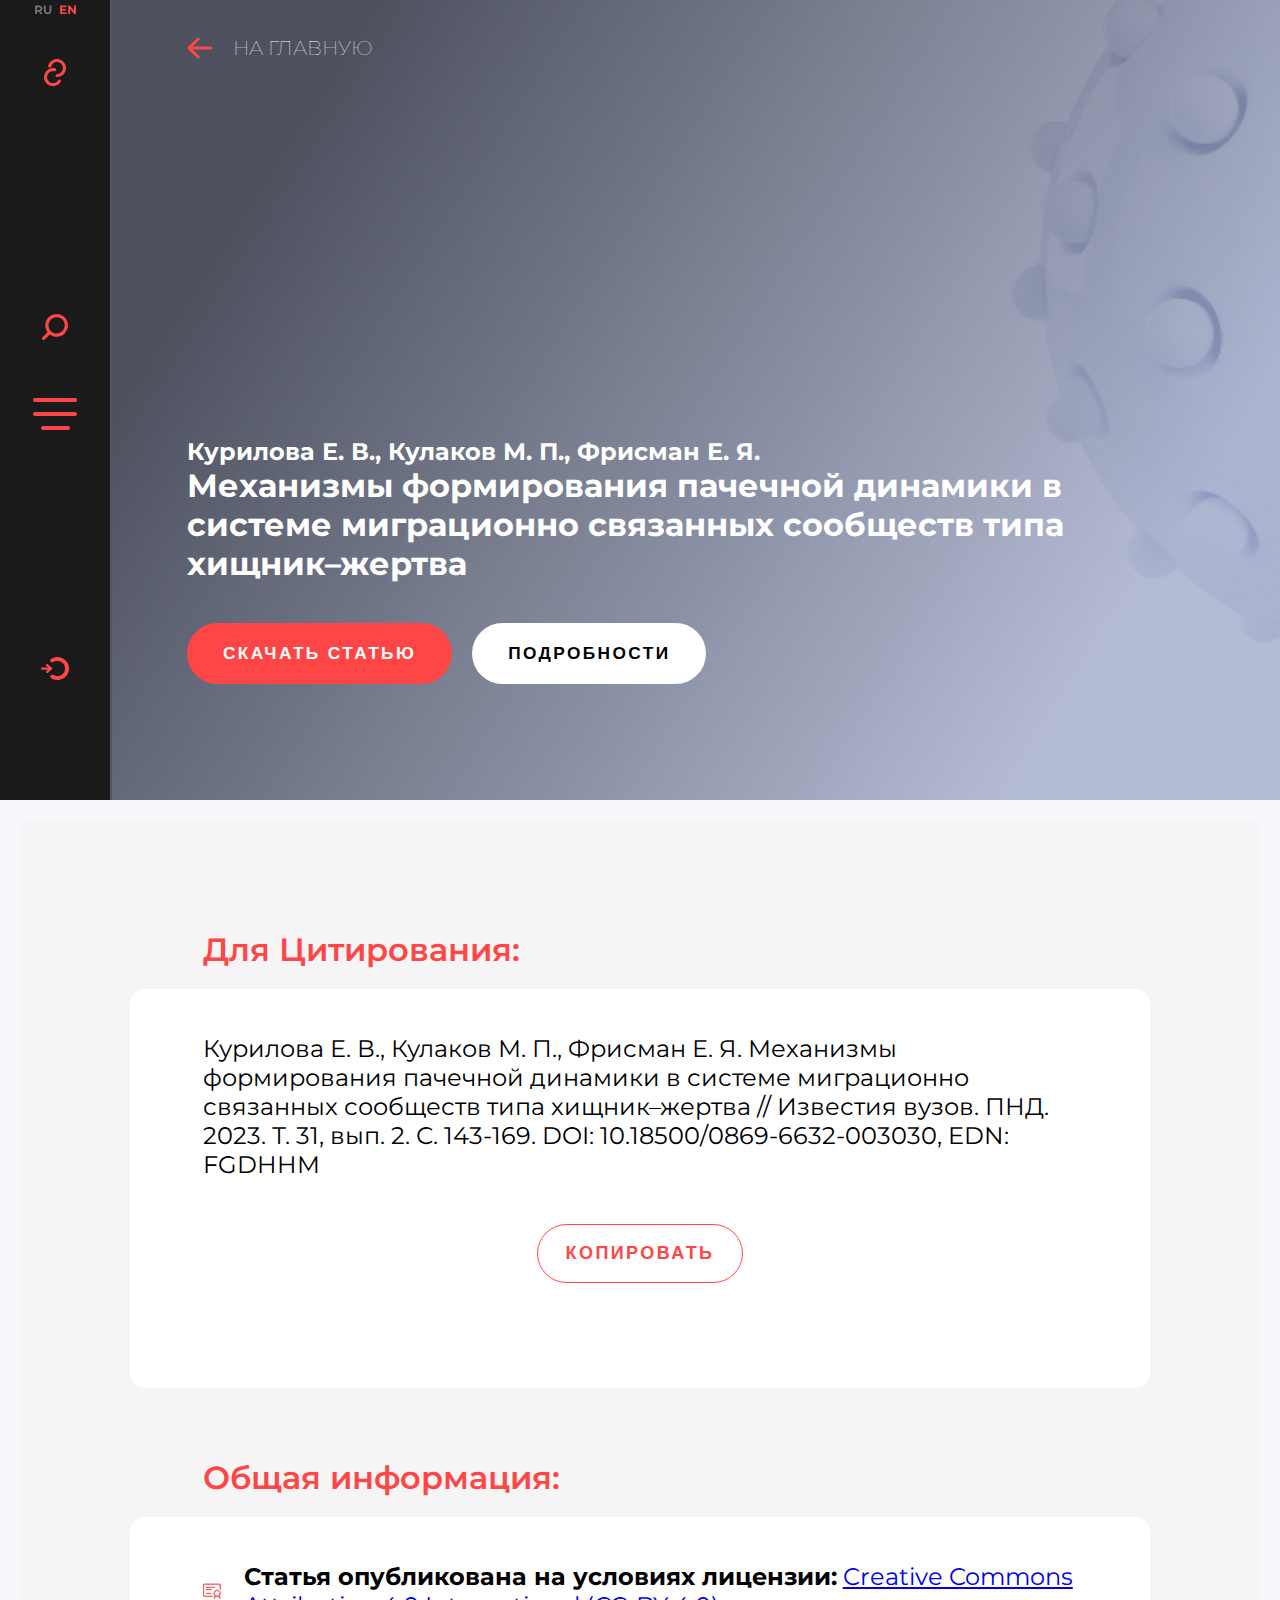
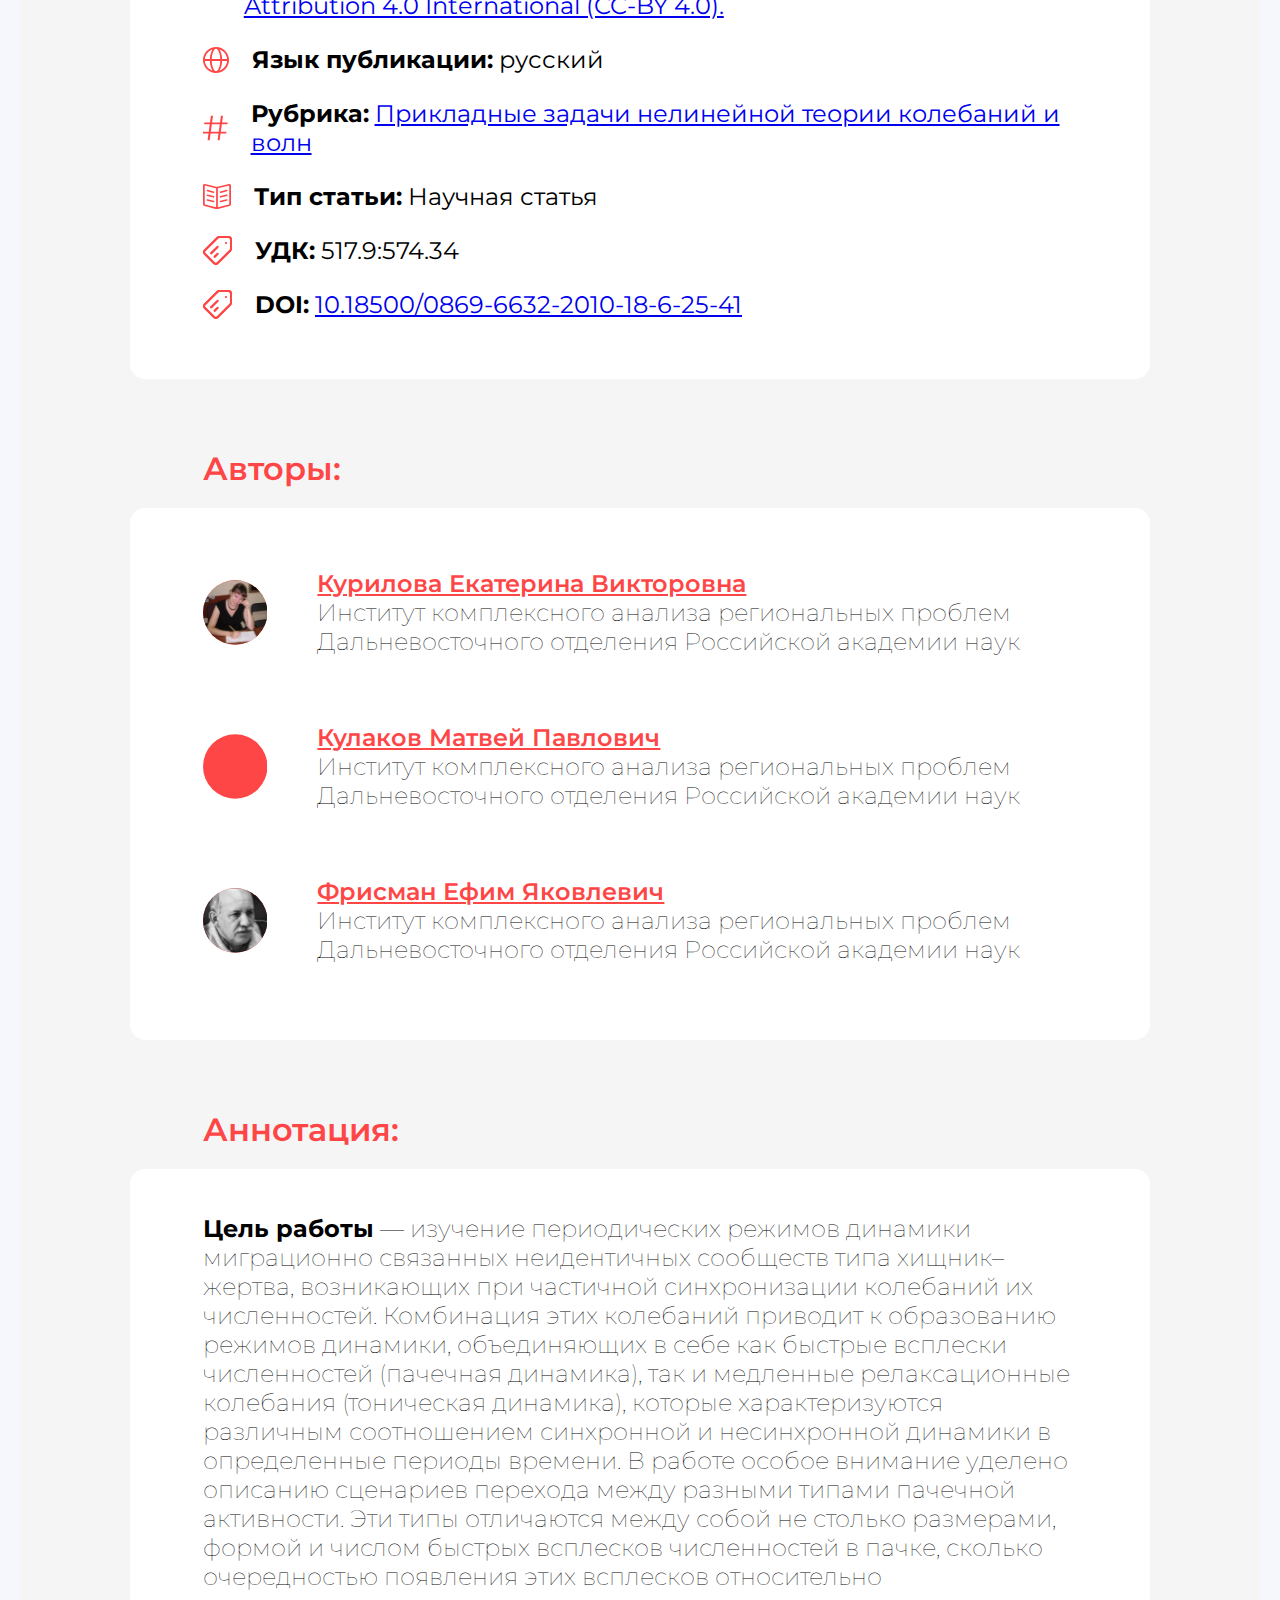
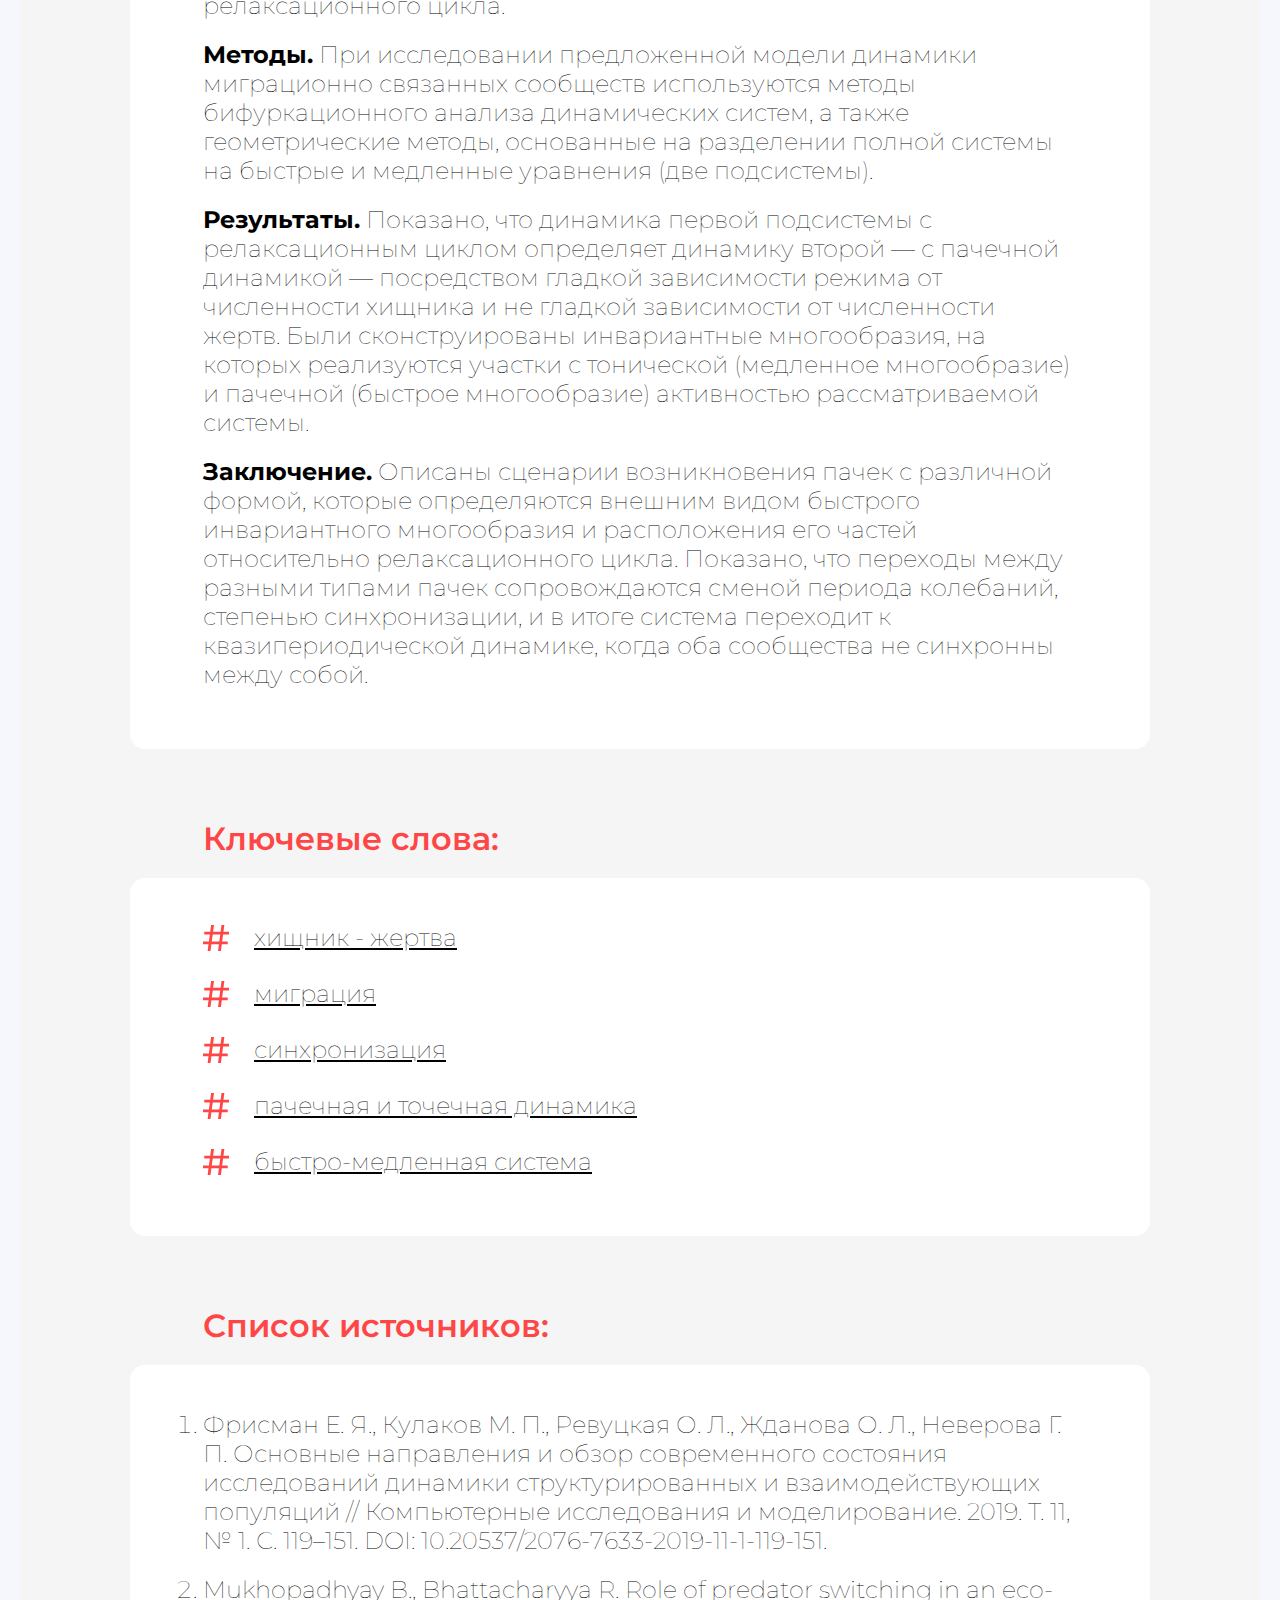
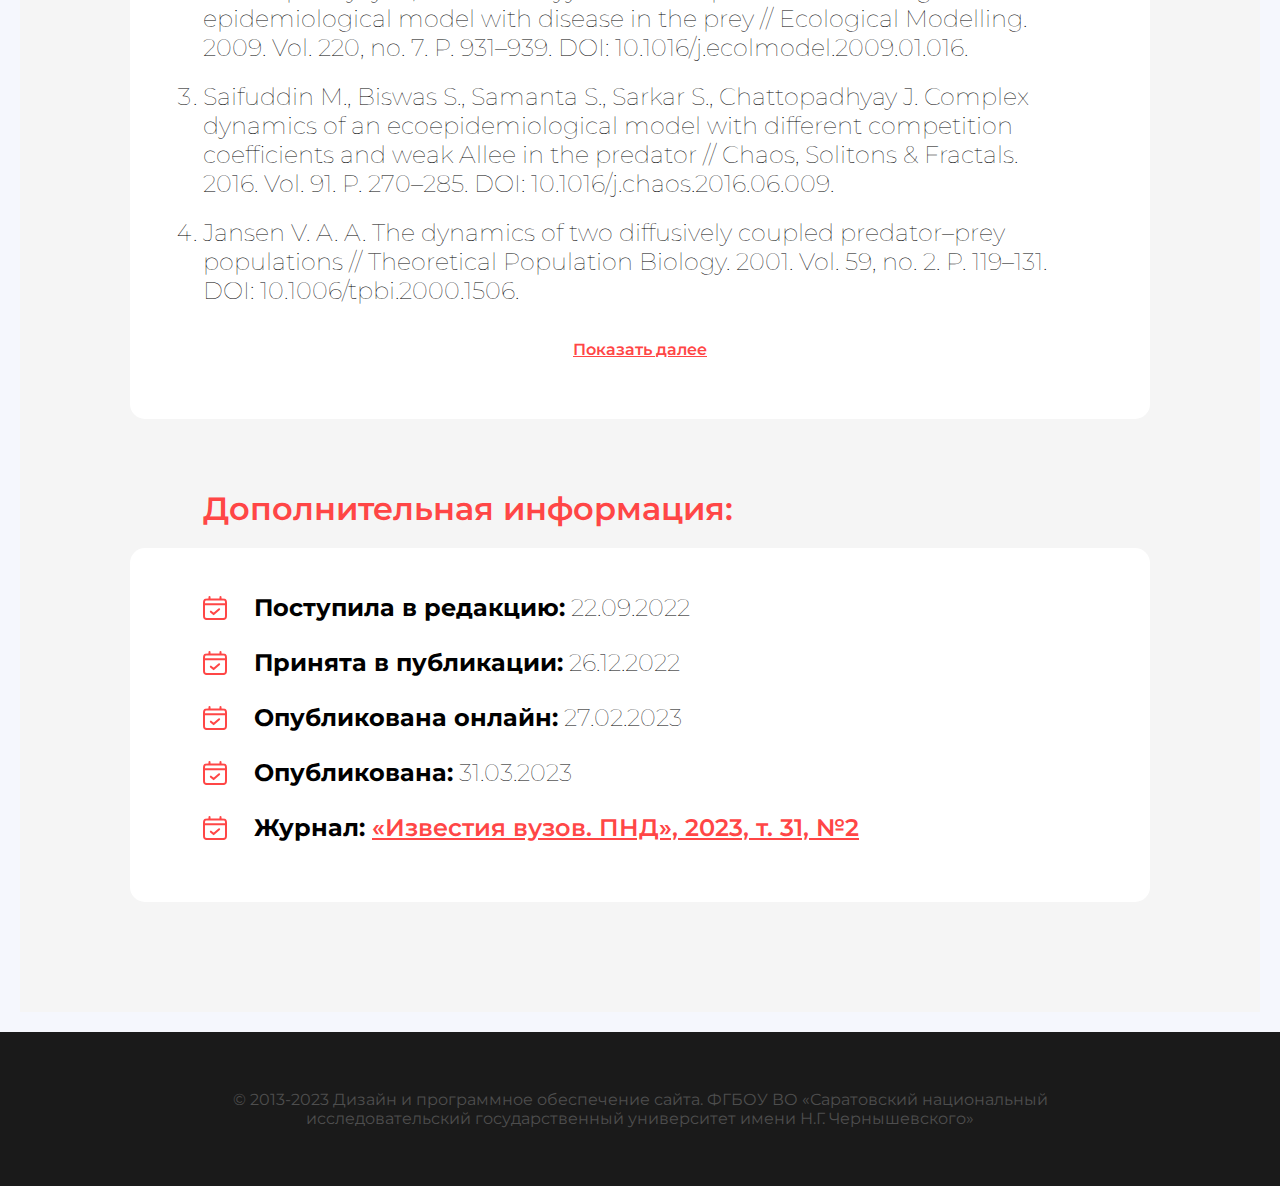
<file: article.html>
<!DOCTYPE html>
<html lang="en">
  <head>
    <meta charset="UTF-8" />
    <meta name="viewport" content="width=device-width, initial-scale=1.0" />
    <title>Новая статья</title>
    <link rel="stylesheet" href="./src/css/styles.css" />
    <link href='https://fonts.googleapis.com/css?family=Montserrat' rel='stylesheet'>
  </head>
  <body>
    <header class="article-header">
      <div class="header-content">
        <div class="sidebar">
          <div class="trigger">
            <div class="up">
                <div class="lengbtn" onclick="LengButton(this)">
                    <svg width="41" height="10" viewBox="0 0 41 10" fill="none" xmlns="http://www.w3.org/2000/svg">
                        <path id="ru" d="M5.43784 9L3.81784 6.66H3.72184H2.02984V9H0.0858438V0.599999H3.72184C4.46584 0.599999 5.10984 0.724 5.65384 0.972C6.20584 1.22 6.62984 1.572 6.92584 2.028C7.22184 2.484 7.36984 3.024 7.36984 3.648C7.36984 4.272 7.21784 4.812 6.91384 5.268C6.61784 5.716 6.19384 6.06 5.64184 6.3L7.52584 9H5.43784ZM5.40184 3.648C5.40184 3.176 5.24984 2.816 4.94584 2.568C4.64184 2.312 4.19784 2.184 3.61384 2.184H2.02984V5.112H3.61384C4.19784 5.112 4.64184 4.984 4.94584 4.728C5.24984 4.472 5.40184 4.112 5.40184 3.648ZM12.6421 9.144C11.4421 9.144 10.5061 8.812 9.83406 8.148C9.17006 7.484 8.83806 6.536 8.83806 5.304V0.599999H10.7821V5.232C10.7821 6.736 11.4061 7.488 12.6541 7.488C13.2621 7.488 13.7261 7.308 14.0461 6.948C14.3661 6.58 14.5261 6.008 14.5261 5.232V0.599999H16.4461V5.304C16.4461 6.536 16.1101 7.484 15.4381 8.148C14.7741 8.812 13.8421 9.144 12.6421 9.144Z" fill="#727272"/>
                        <path id="en" d="M31.668 7.44V9H25.164V0.599999H31.512V2.16H27.096V3.984H30.996V5.496H27.096V7.44H31.668ZM40.9188 0.599999V9H39.3228L35.1348 3.9V9H33.2148V0.599999H34.8228L38.9987 5.7V0.599999H40.9188Z" fill="#FF4646"/>
                    </svg>
                </div>                    
                <div class="linkbtn iconbtn" onclick="toggleMenu('linksMenu')">
                    <svg width="22" height="28" viewBox="0 0 22 28" fill="none" xmlns="http://www.w3.org/2000/svg">
                        <path d="M5.47494 8.64321C4.62775 8.59881 3.96395 7.87049 4.15105 7.04303C4.43963 5.76671 5.00347 4.56207 5.81022 3.51637C6.93139 2.06312 8.46856 0.985781 10.2172 0.427736C11.9657 -0.130309 13.8428 -0.142593 15.5986 0.392518C17.3543 0.927628 18.9054 1.98476 20.0455 3.42321C21.1856 4.86166 21.8606 6.61321 21.9807 8.44476C22.1007 10.2763 21.6601 12.101 20.7175 13.6759C19.7749 15.2509 18.375 16.5014 16.7042 17.2611C15.5019 17.8078 14.2003 18.0816 12.8918 18.0711C12.0435 18.0643 11.486 17.2518 11.6362 16.4168C11.7864 15.5819 12.5926 15.0478 13.4382 14.9804C14.1241 14.9257 14.7992 14.7525 15.4326 14.4645C16.5354 13.9631 17.4593 13.1377 18.0814 12.0983C18.7035 11.0588 18.9943 9.85451 18.9151 8.64569C18.8359 7.43686 18.3904 6.28084 17.6379 5.33146C16.8855 4.38208 15.8617 3.68438 14.7029 3.3312C13.5441 2.97803 12.3053 2.98614 11.1512 3.35445C9.99711 3.72276 8.98258 4.4338 8.24261 5.39295C7.8176 5.94383 7.49474 6.56155 7.28488 7.21682C7.02613 8.02474 6.32212 8.68761 5.47494 8.64321Z" fill="#FF4646"/>
                        <path d="M16.1683 20.4554C16.9751 20.7175 17.4278 21.5928 17.0329 22.3437C16.4238 23.5018 15.5674 24.5195 14.5175 25.3208C13.0584 26.4343 11.2948 27.0771 9.46135 27.1635C7.62792 27.25 5.81162 26.7761 4.2542 25.8048C2.69678 24.8335 1.4721 23.4109 0.743147 21.7264C0.0141932 20.0419 -0.18446 18.1753 0.173626 16.3751C0.531712 14.5749 1.42955 12.9264 2.74766 11.6491C4.06577 10.3717 5.74162 9.52613 7.55219 9.22477C8.855 9.00792 10.1831 9.08028 11.4443 9.42907C12.2619 9.6552 12.5901 10.5844 12.2289 11.352C11.8677 12.1196 10.9508 12.4268 10.1165 12.2731C9.43989 12.1484 8.74292 12.141 8.05659 12.2552C6.86161 12.4541 5.75555 13.0122 4.8856 13.8553C4.01565 14.6983 3.42307 15.7863 3.18674 16.9744C2.9504 18.1626 3.08151 19.3945 3.56262 20.5063C4.04373 21.6181 4.85202 22.557 5.87992 23.198C6.90782 23.8391 8.10657 24.1519 9.31664 24.0948C10.5267 24.0377 11.6907 23.6135 12.6537 22.8786C13.2068 22.4565 13.6785 21.9433 14.0509 21.3647C14.5099 20.6513 15.3615 20.1932 16.1683 20.4554Z" fill="#FF4646"/>
                    </svg>
                </div>                             
            </div>
            <div class="center"> 
                <div class="Searchbtn iconbtn" onclick="toggleMenu('searchMenu')">
                    <svg width="26" height="26" viewBox="0 0 26 26" fill="none" xmlns="http://www.w3.org/2000/svg" >
                        <path d="M14.6263 0C11.611 0.00365486 8.72015 1.20312 6.58796 3.33531C4.45578 5.46749 3.25631 8.35831 3.25265 11.3737C3.26068 13.8231 4.06686 16.2032 5.54905 18.1534L0.479049 23.2234C0.327498 23.3741 0.207173 23.5532 0.12497 23.7505C0.042766 23.9478 0.000298935 24.1594 1.57253e-06 24.3731C-0.000295789 24.5868 0.0415824 24.7985 0.123237 24.996C0.204891 25.1936 0.324717 25.373 0.475848 25.5242C0.62698 25.6753 0.806447 25.7951 1.00397 25.8768C1.20149 25.9584 1.41318 26.0003 1.62691 26C1.84064 25.9997 2.05221 25.9572 2.2495 25.875C2.4468 25.7928 2.62593 25.6725 2.77664 25.521L7.84664 20.4509C9.79677 21.9331 12.1769 22.7393 14.6263 22.7473C17.6428 22.7473 20.5358 21.5491 22.6687 19.4161C24.8017 17.2831 26 14.3902 26 11.3737C26 8.35719 24.8017 5.46425 22.6687 3.33127C20.5358 1.19829 17.6428 0 14.6263 0ZM14.6263 19.4977C13.0195 19.4977 11.4488 19.0213 10.1128 18.1286C8.77685 17.2359 7.73557 15.9671 7.12068 14.4826C6.50579 12.9981 6.34491 11.3647 6.65838 9.78875C6.97184 8.21284 7.74559 6.76527 8.88175 5.6291C10.0179 4.49293 11.4655 3.71919 13.0414 3.40572C14.6173 3.09225 16.2508 3.25314 17.7353 3.86803C19.2197 4.48292 20.4885 5.5242 21.3812 6.86019C22.2739 8.19618 22.7504 9.76689 22.7504 11.3737C22.7479 13.5275 21.8911 15.5924 20.3681 17.1154C18.8451 18.6385 16.7802 19.4952 14.6263 19.4977Z" fill="#FF4646"/>
                    </svg>                               
                </div>
                <div class="Menubtn iconbtn" onclick="toggleMenu('menu')">
                    <svg width="44" height="32" viewBox="0 0 44 32" fill="none" xmlns="http://www.w3.org/2000/svg">
                        <rect width="44" height="4" rx="2" fill="#FF4646"/>
                        <rect y="14" width="44" height="4" rx="2" fill="#FF4646"/>
                        <rect x="8" y="28" width="29" height="4" rx="2" fill="#FF4646"/>
                    </svg>                                
                </div>
            </div>
            <div class="authbtn iconbtn" onclick="toggleMenu('authMenu')">
                <svg width="28" height="23" viewBox="0 0 28 23" fill="none" xmlns="http://www.w3.org/2000/svg">
                    <path d="M1.24674 12.6574L6.982 12.6574L5.36117 14.1058C4.86245 14.5515 4.86245 15.2201 5.36117 15.6657C5.85989 16.1114 6.60796 16.1114 7.10668 15.6657L10.8471 12.3231C10.9718 12.2117 11.0964 12.1003 11.0964 11.9889C11.2211 11.766 11.2211 11.4318 11.0964 11.0975C10.9718 10.9861 10.9718 10.8747 10.8471 10.7632L7.10668 7.42061C6.85732 7.19777 6.48328 7.08635 6.23393 7.08635C5.98457 7.08635 5.61053 7.19777 5.36117 7.42061C4.86245 7.8663 4.86245 8.53482 5.36117 8.9805L6.982 10.429L1.24674 10.429C0.498661 10.429 -5.76229e-05 10.8747 -5.76948e-05 11.5432C-5.77667e-05 12.2117 0.49866 12.6574 1.24674 12.6574Z" fill="#FF4646"/>
                    <path d="M9.75217 4.75067C8.98869 3.9872 8.98112 2.73302 9.86276 2.10973C11.1734 1.18317 12.6696 0.536917 14.258 0.220974C16.4887 -0.222756 18.801 0.00498277 20.9024 0.875391C23.0037 1.7458 24.7998 3.21978 26.0634 5.11095C27.327 7.00211 28.0015 9.22552 28.0015 11.5C28.0015 13.7745 27.327 15.9979 26.0634 17.8891C24.7998 19.7802 23.0037 21.2542 20.9024 22.1246C18.801 22.995 16.4887 23.2228 14.258 22.779C12.6696 22.4631 11.1734 21.8168 9.86276 20.8903C8.98112 20.267 8.98869 19.0128 9.75217 18.2493C10.5156 17.4859 11.746 17.5133 12.6788 18.0571C13.4011 18.4782 14.1919 18.7793 15.0208 18.9442C16.4931 19.237 18.0192 19.0867 19.4061 18.5123C20.793 17.9378 21.9784 16.965 22.8124 15.7168C23.6464 14.4686 24.0915 13.0012 24.0915 11.5C24.0915 9.99885 23.6464 8.5314 22.8124 7.28323C21.9784 6.03506 20.793 5.06223 19.4061 4.48776C18.0192 3.91329 16.4931 3.76298 15.0208 4.05585C14.1919 4.22071 13.4011 4.52184 12.6788 4.94295C11.746 5.48674 10.5156 5.51415 9.75217 4.75067Z" fill="#FF4646"/>
                </svg>                            
            </div>
        </div>
          <div class="menu" id="linksMenu">
            <a href="#">WoS: 0.13</a>
            <a href="#">SCOPUS: 1.2</a>
            <a href="#">RSCI</a>
            <a href="#">РИНЦ: 0.626</a>
            <a href="#">Scimago: Q3</a>
            <a href="#">Список ВАК</a>
            <a href="#">Журналы СГУ</a>
          </div>
          <div class="menu" id="menu">
            <a href="#">Общая информация</a>
            <a href="#">Цели и тематика журнала</a>
            <a href="#">Индексирование</a>
            <a href="#">Редакционная коллегия</a>
            <a href="#">Правила представления рукописей</a>
            <a href="#">Порядок рецензирования рукописей</a>
            <a href="#">Авторы</a>
            <a href="#">Издательская этика</a>
            <a href="#">Рубрики</a>
            <a href="#">Новости</a>
            <a href="#">Контакты</a>
            <a href="#">Ранний доступ</a>
          </div>
          <div class="menu" id="searchMenu">
            <div class="dropdown">
              <h3>Заголовок:</h3>
              <input type="text" id="searchInput" placeholder="">
              <h3>Ключевое слово:</h3>
              <input type="text" class="dropdown-btn" id="keywordInput" readonly onclick="toggleDropdown()">
              <div class="dropdown-content" id="dropdown-content"></div>
            </div>
            <button onclick="performSearch()">Искать</button>
        </div>
          <div class="menu" id="authMenu">
            <input type="text" id="login" placeholder="Логин" />
            <input type="password" id="password" placeholder="Пароль" />
            <button onclick="login()">Войти</button>
          </div>
        </div>
        <div class="header-right-wrapper">
          <div class="contact-info">
            <a href="index.html" class="link">
              <svg
                width="26"
                height="22"
                viewBox="0 0 26 22"
                fill="none"
                xmlns="http://www.w3.org/2000/svg"
              >
                <path
                  d="M2 11H24M2 11L11.1667 2M2 11L11.1667 20"
                  stroke="#FF4646"
                  stroke-width="3"
                  stroke-linecap="round"
                  stroke-linejoin="round"
                />
              </svg>
              на главную</a
            >
          </div>
          <div class="headline-a">
            <h2>Курилова Е. В., Кулаков М. П., Фрисман Е. Я.</h2>
            <h1>
              Механизмы формирования пачечной динамики в системе миграционно связанных сообществ
              типа хищник–жертва
            </h1>
            <div class="buttons">
              <button class="releases-btn" onclick="downloadFile('./src/pdfs/and_2023_2_site.pdf')">СКАЧАТЬ СТАТЬЮ</button>
              <button class="download-btn" onclick="scrollToSection('section-details')">ПОДРОБНОСТИ</button>
            </div>
          </div>
        </div>
        <script src="./src/js/func.js"></script>
      </div>
    </header class="article-header">
    <main>
      <div class="article-content">
        <div class="block">
          <h4 class="block_title">Для Цитирования:</h4>
          <div class="block_content">
            <div class="first" id="textSource">
              Курилова Е. В., Кулаков М. П., Фрисман Е. Я. Механизмы формирования пачечной динамики
              в системе миграционно связанных сообществ типа хищник–жертва // Известия вузов. ПНД.
              2023. Т. 31, вып. 2. С. 143-169. DOI: 10.18500/0869-6632-003030, EDN: FGDHHM
              <button class="main-btns" onclick="copyToClipboard()">Копировать</button>
              <div id="status"></div>
            </div>
          </div>
        </div>
        <div class="block">
          <h4 class="block_title">Общая информация:</h4>
          <div class="block_content">
            <div class="second">
              <div class="second_item">
                <svg
                  width="28"
                  height="25"
                  viewBox="0 0 28 25"
                  fill="none"
                  xmlns="http://www.w3.org/2000/svg"
                >
                  <path
                    d="M27.5 1.74449V9.53724C27.2625 9.32477 27.0121 9.12671 26.75 8.94425V1.74449V1.24449H26.25H1.75H1.25V1.74449V19.1894V19.6894H1.75H15.2464L14.9868 20.0067L14.9865 20.007L14.6378 20.4339H1.75C1.41797 20.4339 1.09986 20.3024 0.865559 20.0688C0.631312 19.8353 0.5 19.519 0.5 19.1894V1.74449C0.5 1.41494 0.631312 1.09857 0.865559 0.86506C1.09986 0.631497 1.41797 0.5 1.75 0.5H26.25C26.582 0.5 26.9001 0.631498 27.1344 0.86506C27.3687 1.09857 27.5 1.41494 27.5 1.74449Z"
                    fill="#FF4646"
                    stroke="#FF4646"
                  />
                  <path
                    d="M4.875 6.12905V5.73346H18.75V6.12905H4.875Z"
                    fill="#FF4646"
                    stroke="#FF4646"
                  />
                  <path
                    d="M4.875 9.61807V9.22247H13.5V9.61807H4.875Z"
                    fill="#FF4646"
                    stroke="#FF4646"
                  />
                  <path
                    d="M4.875 15.7237V15.3281H12.625V15.7237H4.875Z"
                    fill="#FF4646"
                    stroke="#FF4646"
                  />
                  <path
                    d="M22.2776 10.2953V10.2953C23.2954 10.2882 24.2917 10.5868 25.1366 11.1522C25.9828 11.7184 26.6377 12.5258 27.016 13.4686C27.3943 14.4113 27.4785 15.4458 27.2576 16.437C27.0367 17.4281 26.521 18.33 25.7775 19.0247L25.4349 19.3449L25.7325 19.7074L27.2703 21.5801L26.7845 23.5225L24.2124 20.3981L24.0022 20.1428L23.685 20.2363C22.7636 20.5079 21.783 20.5079 20.8615 20.2363L20.5443 20.1428L20.3341 20.3981L17.762 23.5225L17.2763 21.5801L18.8141 19.7074L19.1117 19.3449L18.769 19.0247C18.0256 18.33 17.5098 17.4281 17.2889 16.437C17.068 15.4458 17.1522 14.4113 17.5305 13.4686C17.9088 12.5258 18.5637 11.7184 19.4099 11.1522C20.2548 10.5868 21.2511 10.2882 22.2689 10.2953V10.2953H22.2776ZM22.2707 19.6109V19.6109L22.2753 19.6109C23.4135 19.6162 24.5078 19.1719 25.3186 18.3747C26.1295 17.5774 26.5909 16.4921 26.6014 15.3562H26.6014V15.3515C26.6013 14.5113 26.352 13.6899 25.8851 12.9908C25.4181 12.2917 24.7544 11.746 23.9776 11.4221C23.2008 11.0983 22.3454 11.0106 21.5188 11.1701C20.6922 11.3296 19.9312 11.7291 19.3314 12.3188C18.7317 12.9084 18.32 13.6619 18.1484 14.4845C17.9768 15.3071 18.053 16.1619 18.3674 16.9413C18.6818 17.7208 19.2202 18.3899 19.9147 18.8648C20.6092 19.3397 21.4289 19.5992 22.2707 19.6109Z"
                    fill="#FF4646"
                    stroke="#FF4646"
                  />
                </svg>
                <div>
                  <b>Статья опубликована на условиях лицензии:</b>
                  <a href="https://creativecommons.org/licenses/by/4.0/deed.ru"
                    >Creative Commons Attribution 4.0 International (CC-BY 4.0).</a
                  >
                </div>
              </div>
              <div class="second_item">
                <svg
                  width="26"
                  height="26"
                  viewBox="0 0 26 26"
                  fill="none"
                  xmlns="http://www.w3.org/2000/svg"
                >
                  <path
                    d="M26 12.9998C26.0019 15.5537 25.2504 18.0514 23.8395 20.1809C22.4286 22.3103 20.4209 23.9769 18.0674 24.9724C15.7138 25.9679 13.1189 26.2481 10.6069 25.778C8.09487 25.3078 5.77726 24.1082 3.94374 22.3291C2.11023 20.55 0.842161 18.2703 0.298049 15.775C-0.246063 13.2797 -0.0420784 10.6795 0.884503 8.29935C1.81109 5.91924 3.41916 3.86485 5.50771 2.39298C7.59625 0.921109 10.0726 0.0970559 12.6273 0.0238295C12.8731 -0.00794318 13.122 -0.00794318 13.3678 0.0238295C16.7492 0.117809 19.9606 1.52581 22.3195 3.94859C24.6784 6.37137 25.9987 9.61954 26 12.9998ZM8.6486 23.2848C8.92665 23.4018 9.20854 23.5074 9.49425 23.6015C7.79114 20.6478 6.90057 17.2964 6.91297 13.8875H1.8555C2.0205 15.9246 2.74093 17.8776 3.93854 19.5343C5.13616 21.191 6.76516 22.4881 8.6486 23.2848ZM2.69787 8.65479C2.23722 9.74141 1.95393 10.8948 1.85879 12.0711H6.91297C6.90271 8.68275 7.78017 5.35075 9.45813 2.40637C9.18555 2.49716 8.91571 2.5989 8.6486 2.71157C5.96879 3.84651 3.83509 5.97752 2.69787 8.65479ZM17.2627 12.0711C17.2223 10.7981 17.079 9.53054 16.8342 8.28068C16.5947 7.00197 16.2016 5.75683 15.6634 4.57232C14.9294 3.01021 14.0066 1.99123 13.2053 1.83699C13.0668 1.83492 12.9283 1.83492 12.7898 1.83699C11.9885 1.99123 11.0657 3.01021 10.3317 4.57396C9.79403 5.75854 9.40148 7.00368 9.16256 8.28232C8.91783 9.53164 8.7745 10.7987 8.73399 12.0711H17.2627ZM15.6634 21.3846C16.2017 20.2002 16.5948 18.955 16.8342 17.6763C17.0783 16.4269 17.221 15.1599 17.2611 13.8875H8.73563C8.77612 15.1605 8.91944 16.4281 9.1642 17.6779C9.4032 18.956 9.79575 20.2006 10.3333 21.3846C11.133 23.0846 12.1544 24.1413 13 24.1413C13.8456 24.1413 14.867 23.0846 15.665 21.3846H15.6634ZM23.3021 17.3448C23.7679 16.2454 24.0524 15.0779 24.1445 13.8875H19.0837C19.0969 17.2975 18.2063 20.6502 16.5025 23.6047C16.7882 23.5107 17.0712 23.4046 17.3514 23.2864C20.0309 22.1519 22.1646 20.0215 23.3021 17.3448ZM17.3514 2.71157C17.084 2.59878 16.8123 2.49642 16.5369 2.40473C18.215 5.34905 19.0925 8.68109 19.0821 12.0694H24.1412C23.9698 10.0396 23.2467 8.09507 22.0501 6.44587C20.8535 4.79667 19.2288 3.50544 17.3514 2.71157Z"
                    fill="#FF4646"
                  />
                </svg>
                <div><b>Язык публикации:</b> <span>русский</span></div>
              </div>
              <div class="second_item">
                <svg
                  width="26"
                  height="26"
                  viewBox="0 0 26 26"
                  fill="none"
                  xmlns="http://www.w3.org/2000/svg"
                >
                  <path
                    d="M19.9592 9.1L18.898 16.9H24.6939V18.9429H18.6122L17.6735 26H15.4694L16.4082 18.9429H8.04082L7.06122 26H4.85714L5.79592 18.9429H0V16.9H6.08163L7.14286 9.1H1.30612V7.05714H7.42857L8.36735 0H10.6122L9.63265 7.05714H18.0408L18.9796 0H21.1837L20.2449 7.05714H26V9.1H19.9592ZM17.7551 9.1H9.38775L8.28571 16.9H16.6939L17.7551 9.1Z"
                    fill="#FF4646"
                  />
                </svg>
                <div>
                  <b>Рубрика:</b>
                  <a
                    href="https://andjournal.sgu.ru/ru/rubrika/prikladnye-zadachi-nelineynoy-teorii-kolebaniy-i-voln"
                    >Прикладные задачи нелинейной теории колебаний и волн</a
                  >
                </div>
              </div>
              <div class="second_item">
                <svg
                  width="28"
                  height="25"
                  viewBox="0 0 28 25"
                  fill="none"
                  xmlns="http://www.w3.org/2000/svg"
                >
                  <g clip-path="url(#clip0_66_862)">
                    <path
                      d="M26.0338 0.038244L14.4663 2.8359C14.1723 2.90621 13.5336 2.90543 13.2413 2.83199L1.97134 0.0437127C0.965961 -0.203944 -0.00878906 0.443713 -0.00878906 1.36871V20.3656C-0.00878906 21.1492 0.656211 21.8984 1.50321 22.1093L12.7732 24.8984C13.0751 24.9734 13.4627 25.0148 13.8652 25.0148C14.1408 25.0148 14.5486 24.9961 14.924 24.9039L26.4915 22.1062C27.3411 21.9015 28.0087 21.1531 28.0087 20.3664V1.36871C28.0096 0.444494 27.0357 -0.204725 26.0338 0.038244ZM13.125 23.3625L1.94334 20.6023C1.85934 20.582 1.74034 20.4437 1.74034 20.3656V1.61481L12.7723 4.33824C12.8791 4.36481 12.999 4.3859 13.1241 4.40309V23.3632L13.125 23.3625ZM26.2587 20.3656C26.2587 20.4429 26.117 20.5765 26.033 20.5976L14.8741 23.2961V4.35309C14.8898 4.34918 14.9073 4.34762 14.9231 4.34371L26.2578 1.60621L26.2587 20.3656ZM17.5542 8.94293C17.633 8.94293 17.7135 8.93434 17.7922 8.91403L23.9155 7.37496C24.381 7.25777 24.6522 6.82653 24.521 6.4109C24.3897 5.99528 23.9041 5.75465 23.4412 5.87028L17.318 7.40934C16.8525 7.52653 16.5812 7.95778 16.7125 8.3734C16.821 8.71793 17.1718 8.94293 17.5542 8.94293ZM17.5551 13.6304C17.6338 13.6304 17.7143 13.6211 17.7931 13.6015L23.9163 12.0625C24.3818 11.9453 24.6531 11.514 24.5218 11.0984C24.3906 10.6828 23.905 10.4422 23.4421 10.557L17.3188 12.0961C16.8533 12.2132 16.5821 12.6445 16.7133 13.0593C16.8218 13.4046 17.1727 13.6296 17.5551 13.6296V13.6304ZM17.5551 18.3179C17.6338 18.3179 17.7143 18.3086 17.7931 18.289L23.9163 16.75C24.3818 16.632 24.6531 16.2015 24.5218 15.7859C24.3906 15.3703 23.905 15.1296 23.4421 15.2453L17.3188 16.7843C16.8533 16.9023 16.5821 17.3328 16.7133 17.7484C16.8218 18.0929 17.1727 18.3179 17.5551 18.3179ZM10.7905 7.40934L4.66721 5.87028C4.20434 5.75543 3.71871 5.99606 3.58746 6.4109C3.45621 6.82574 3.72746 7.25699 4.19296 7.37496L10.3162 8.91403C10.395 8.93356 10.4746 8.94293 10.5533 8.94293C10.9357 8.94293 11.2866 8.71793 11.3951 8.3734C11.5255 7.95856 11.2551 7.52731 10.7887 7.40934H10.7905ZM10.7905 12.0968L4.66721 10.5578C4.20434 10.4422 3.71871 10.6836 3.58746 11.0992C3.45621 11.5148 3.72746 11.9453 4.19296 12.0632L10.3162 13.6023C10.395 13.6226 10.4746 13.6312 10.5533 13.6312C10.9357 13.6312 11.2866 13.4062 11.3951 13.0609C11.5255 12.6461 11.2551 12.2148 10.7887 12.0968H10.7905ZM10.7905 16.7843L4.66721 15.2453C4.20434 15.1296 3.71871 15.3711 3.58746 15.7859C3.45621 16.2007 3.72746 16.632 4.19296 16.75L10.3162 18.289C10.395 18.3093 10.4746 18.3179 10.5533 18.3179C10.9357 18.3179 11.2866 18.0929 11.3951 17.7476C11.5255 17.332 11.2551 16.9015 10.7887 16.7836L10.7905 16.7843Z"
                      fill="#FF4646"
                    />
                  </g>
                  <defs>
                    <clipPath id="clip0_66_862">
                      <rect width="28" height="25" fill="white" />
                    </clipPath>
                  </defs>
                </svg>
                <div>
                  <b>Тип статьи:</b>
                  <span>Научная статья</span>
                </div>
              </div>
              <div class="second_item">
                <svg
                  width="29"
                  height="29"
                  viewBox="0 0 29 29"
                  fill="none"
                  xmlns="http://www.w3.org/2000/svg"
                >
                  <path
                    d="M8.19125 17.3131L14.6 10.9044M11.6869 20.8088L14.6 17.8957M14.4998 1.68282L1.68232 14.5002C1.24543 14.9373 1 15.5299 1 16.1479C1 16.7658 1.24543 17.3585 1.68232 17.7955L11.2045 27.3177C11.6415 27.7546 12.2342 28 12.8521 28C13.4701 28 14.0627 27.7546 14.4998 27.3177L27.3172 14.5002C27.7543 14.0633 27.9999 13.4706 28 12.8526V3.33044C28 2.71237 27.7545 2.11961 27.3174 1.68257C26.8804 1.24553 26.2876 1 25.6696 1H16.1474C15.5294 1.00013 14.9367 1.24575 14.4998 1.68282Z"
                    stroke="#FF4646"
                    stroke-width="2"
                    stroke-linecap="round"
                    stroke-linejoin="round"
                  />
                  <path
                    d="M8.19125 17.3131L14.6 10.9044M11.6869 20.8088L14.6 17.8957M14.4998 1.68282L1.68232 14.5002C1.24543 14.9373 1 15.5299 1 16.1479C1 16.7658 1.24543 17.3585 1.68232 17.7955L11.2045 27.3177C11.6415 27.7546 12.2342 28 12.8521 28C13.4701 28 14.0627 27.7546 14.4998 27.3177L27.3172 14.5002C27.7543 14.0633 27.9999 13.4706 28 12.8526V3.33044C28 2.71237 27.7545 2.11961 27.3174 1.68257C26.8804 1.24553 26.2876 1 25.6696 1H16.1474C15.5294 1.00013 14.9367 1.24575 14.4998 1.68282Z"
                    stroke="#FF4646"
                    stroke-width="2"
                    stroke-linecap="round"
                    stroke-linejoin="round"
                  />
                  <path
                    d="M24 7C24 7.26522 23.8946 7.51957 23.7071 7.70711C23.5196 7.89464 23.2652 8 23 8C22.7348 8 22.4804 7.89464 22.2929 7.70711C22.1054 7.51957 22 7.26522 22 7C22 6.73478 22.1054 6.48043 22.2929 6.29289C22.4804 6.10536 22.7348 6 23 6C23.2652 6 23.5196 6.10536 23.7071 6.29289C23.8946 6.48043 24 6.73478 24 7Z"
                    fill="#FF4646"
                  />
                </svg>
                <div>
                  <b>УДК:</b>
                  <span>517.9:574.34</span>
                </div>
              </div>
              <div class="second_item">
                <svg
                  width="29"
                  height="29"
                  viewBox="0 0 29 29"
                  fill="none"
                  xmlns="http://www.w3.org/2000/svg"
                >
                  <path
                    d="M8.19125 17.3131L14.6 10.9044M11.6869 20.8088L14.6 17.8957M14.4998 1.68282L1.68232 14.5002C1.24543 14.9373 1 15.5299 1 16.1479C1 16.7658 1.24543 17.3585 1.68232 17.7955L11.2045 27.3177C11.6415 27.7546 12.2342 28 12.8521 28C13.4701 28 14.0627 27.7546 14.4998 27.3177L27.3172 14.5002C27.7543 14.0633 27.9999 13.4706 28 12.8526V3.33044C28 2.71237 27.7545 2.11961 27.3174 1.68257C26.8804 1.24553 26.2876 1 25.6696 1H16.1474C15.5294 1.00013 14.9367 1.24575 14.4998 1.68282Z"
                    stroke="#FF4646"
                    stroke-width="2"
                    stroke-linecap="round"
                    stroke-linejoin="round"
                  />
                  <path
                    d="M8.19125 17.3131L14.6 10.9044M11.6869 20.8088L14.6 17.8957M14.4998 1.68282L1.68232 14.5002C1.24543 14.9373 1 15.5299 1 16.1479C1 16.7658 1.24543 17.3585 1.68232 17.7955L11.2045 27.3177C11.6415 27.7546 12.2342 28 12.8521 28C13.4701 28 14.0627 27.7546 14.4998 27.3177L27.3172 14.5002C27.7543 14.0633 27.9999 13.4706 28 12.8526V3.33044C28 2.71237 27.7545 2.11961 27.3174 1.68257C26.8804 1.24553 26.2876 1 25.6696 1H16.1474C15.5294 1.00013 14.9367 1.24575 14.4998 1.68282Z"
                    stroke="#FF4646"
                    stroke-width="2"
                    stroke-linecap="round"
                    stroke-linejoin="round"
                  />
                  <path
                    d="M24 7C24 7.26522 23.8946 7.51957 23.7071 7.70711C23.5196 7.89464 23.2652 8 23 8C22.7348 8 22.4804 7.89464 22.2929 7.70711C22.1054 7.51957 22 7.26522 22 7C22 6.73478 22.1054 6.48043 22.2929 6.29289C22.4804 6.10536 22.7348 6 23 6C23.2652 6 23.5196 6.10536 23.7071 6.29289C23.8946 6.48043 24 6.73478 24 7Z"
                    fill="#FF4646"
                  />
                </svg>
                <div>
                  <b>DOI:</b>
                  <a
                    href="https://andjournal.sgu.ru/ru/articles/sinhronizaciya-2-ciklov-v-sisteme-simmetrichno-svyazannyh-populyaciy-zapas-popolnenie-v"
                    >10.18500/0869-6632-2010-18-6-25-41</a
                  >
                </div>
              </div>
            </div>
          </div>
        </div>
        <div class="block">
          <h4 class="block_title">Авторы:</h4>
          <div class="block_content">
            <div class="third">
              <div class="third_item">
                <svg
                  width="119"
                  height="119"
                  viewBox="0 0 119 119"
                  fill="none"
                  xmlns="http://www.w3.org/2000/svg"
                  xmlns:xlink="http://www.w3.org/1999/xlink"
                >
                  <circle cx="59.5" cy="59.5" r="59.5" fill="#FF4646" />
                  <circle cx="59.5" cy="59.5" r="59.5" fill="url(#pattern0_64_787)" />
                  <defs>
                    <pattern
                      id="pattern0_64_787"
                      patternContentUnits="objectBoundingBox"
                      width="1"
                      height="1"
                    >
                      <use
                        xlink:href="#image0_64_787"
                        transform="translate(0 -0.166667) scale(0.00724638)"
                      />
                    </pattern>
                    <image
                      id="image0_64_787"
                      width="138"
                      height="184"
                      xlink:href="[data-uri]"
                    />
                  </defs>
                </svg>
                <div>
                  <span>Курилова Екатерина Викторовна</span>
                  <p>
                    Институт комплексного анализа региональных проблем Дальневосточного отделения
                    Российской академии наук
                  </p>
                </div>
              </div>
              <div class="third_item">
                <svg
                  width="119"
                  height="119"
                  viewBox="0 0 119 119"
                  fill="none"
                  xmlns="http://www.w3.org/2000/svg"
                >
                  <circle cx="59.5" cy="59.5" r="59.5" fill="#FF4646" />
                  <circle cx="59.5" cy="59.5" r="59.5" />
                </svg>
                <div>
                  <span>Кулаков Матвей Павлович</span>
                  <p>
                    Институт комплексного анализа региональных проблем Дальневосточного отделения
                    Российской академии наук
                  </p>
                </div>
              </div>
              <div class="third_item">
                <svg
                  width="119"
                  height="119"
                  viewBox="0 0 119 119"
                  fill="none"
                  xmlns="http://www.w3.org/2000/svg"
                  xmlns:xlink="http://www.w3.org/1999/xlink"
                >
                  <circle cx="59.5" cy="59.5" r="59.5" fill="#FF4646" />
                  <circle cx="59.5" cy="59.5" r="59.5" fill="url(#pattern0_64_788)" />
                  <defs>
                    <pattern
                      id="pattern0_64_788"
                      patternContentUnits="objectBoundingBox"
                      width="1"
                      height="1"
                    >
                      <use
                        xlink:href="#image0_64_788"
                        transform="translate(0 -0.166667) scale(0.00724638)"
                      />
                    </pattern>
                    <image
                      id="image0_64_788"
                      width="138"
                      height="184"
                      xlink:href="[data-uri]"
                    />
                  </defs>
                </svg>
                <div>
                  <span>Фрисман Ефим Яковлевич</span>
                  <p>
                    Институт комплексного анализа региональных проблем Дальневосточного отделения
                    Российской академии наук
                  </p>
                </div>
              </div>
            </div>
          </div>
        </div>
        <div class="block" id="section-details">
          <h4 class="block_title">Аннотация:</h4>
          <div class="block_content">
            <div class="fourth">
              <div>
                <b>Цель работы</b>
                <span>
                  — изучение периодических режимов динамики миграционно связанных неидентичных
                  сообществ типа хищник–жертва, возникающих при частичной синхронизации колебаний их
                  численностей. Комбинация этих колебаний приводит к образованию режимов динамики,
                  объединяющих в себе как быстрые всплески численностей (пачечная динамика), так и
                  медленные релаксационные колебания (тоническая динамика), которые характеризуются
                  различным соотношением синхронной и несинхронной динамики в определенные периоды
                  времени. В работе особое внимание уделено описанию сценариев перехода между
                  разными типами пачечной активности. Эти типы отличаются между собой не столько
                  размерами, формой и числом быстрых всплесков численностей в пачке, сколько
                  очередностью появления этих всплесков относительно релаксационного цикла.</span
                >
              </div>
              <div>
                <b>Методы.</b>
                <span
                  >При исследовании предложенной модели динамики миграционно связанных сообществ
                  используются методы бифуркационного анализа динамических систем, а также
                  геометрические методы, основанные на разделении полной системы на быстрые и
                  медленные уравнения (две подсистемы).
                </span>
              </div>
              <div>
                <b>Результаты.</b>
                <span>
                  Показано, что динамика первой подсистемы с релаксационным циклом определяет
                  динамику второй — с пачечной динамикой — посредством гладкой зависимости режима от
                  численности хищника и не гладкой зависимости от численности жертв. Были
                  сконструированы инвариантные многообразия, на которых реализуются участки с
                  тонической (медленное многообразие) и пачечной (быстрое многообразие) активностью
                  рассматриваемой системы.
                </span>
              </div>
              <div>
                <b>Заключение.</b>
                <span>
                  Описаны сценарии возникновения пачек с различной формой, которые определяются
                  внешним видом быстрого инвариантного многообразия и расположения его частей
                  относительно релаксационного цикла. Показано, что переходы между разными типами
                  пачек сопровождаются сменой периода колебаний, степенью синхронизации, и в итоге
                  система переходит к квазипериодической динамике, когда оба сообщества не синхронны
                  между собой.
                </span>
              </div>
            </div>
          </div>
        </div>
        <div class="block">
          <h4 class="block_title">Ключевые слова:</h4>
          <div class="block_content">
            <div class="fifth">
              <div class="fifth_item">
                <svg
                  width="26"
                  height="26"
                  viewBox="0 0 26 26"
                  fill="none"
                  xmlns="http://www.w3.org/2000/svg"
                >
                  <path
                    d="M20.1109 9.39714L19.1495 16.6029H24.718V19.3143H18.7889L17.9075 26H15.0632L15.9445 19.3143H8.37288L7.49152 26H4.64715L5.52851 19.3143H0V16.6029H5.88906L6.8906 9.39714H1.28197V6.68571H7.25115L8.13251 0H10.9769L10.0955 6.68571H17.6271L18.5085 0H21.3528L20.4715 6.68571H26V9.39714H20.1109ZM17.2666 9.39714H9.73498L8.73343 16.6029H16.3051L17.2666 9.39714Z"
                    fill="#FF4646"
                  />
                </svg>
                <span>хищник - жертва</span>
              </div>
              <div class="fifth_item">
                <svg
                  width="26"
                  height="26"
                  viewBox="0 0 26 26"
                  fill="none"
                  xmlns="http://www.w3.org/2000/svg"
                >
                  <path
                    d="M20.1109 9.39714L19.1495 16.6029H24.718V19.3143H18.7889L17.9075 26H15.0632L15.9445 19.3143H8.37288L7.49152 26H4.64715L5.52851 19.3143H0V16.6029H5.88906L6.8906 9.39714H1.28197V6.68571H7.25115L8.13251 0H10.9769L10.0955 6.68571H17.6271L18.5085 0H21.3528L20.4715 6.68571H26V9.39714H20.1109ZM17.2666 9.39714H9.73498L8.73343 16.6029H16.3051L17.2666 9.39714Z"
                    fill="#FF4646"
                  />
                </svg>
                <span>миграция</span>
              </div>
              <div class="fifth_item">
                <svg
                  width="26"
                  height="26"
                  viewBox="0 0 26 26"
                  fill="none"
                  xmlns="http://www.w3.org/2000/svg"
                >
                  <path
                    d="M20.1109 9.39714L19.1495 16.6029H24.718V19.3143H18.7889L17.9075 26H15.0632L15.9445 19.3143H8.37288L7.49152 26H4.64715L5.52851 19.3143H0V16.6029H5.88906L6.8906 9.39714H1.28197V6.68571H7.25115L8.13251 0H10.9769L10.0955 6.68571H17.6271L18.5085 0H21.3528L20.4715 6.68571H26V9.39714H20.1109ZM17.2666 9.39714H9.73498L8.73343 16.6029H16.3051L17.2666 9.39714Z"
                    fill="#FF4646"
                  />
                </svg>
                <span>синхронизация</span>
              </div>
              <div class="fifth_item">
                <svg
                  width="26"
                  height="26"
                  viewBox="0 0 26 26"
                  fill="none"
                  xmlns="http://www.w3.org/2000/svg"
                >
                  <path
                    d="M20.1109 9.39714L19.1495 16.6029H24.718V19.3143H18.7889L17.9075 26H15.0632L15.9445 19.3143H8.37288L7.49152 26H4.64715L5.52851 19.3143H0V16.6029H5.88906L6.8906 9.39714H1.28197V6.68571H7.25115L8.13251 0H10.9769L10.0955 6.68571H17.6271L18.5085 0H21.3528L20.4715 6.68571H26V9.39714H20.1109ZM17.2666 9.39714H9.73498L8.73343 16.6029H16.3051L17.2666 9.39714Z"
                    fill="#FF4646"
                  />
                </svg>
                <span>пачечная и точечная динамика</span>
              </div>
              <div class="fifth_item">
                <svg
                  width="26"
                  height="26"
                  viewBox="0 0 26 26"
                  fill="none"
                  xmlns="http://www.w3.org/2000/svg"
                >
                  <path
                    d="M20.1109 9.39714L19.1495 16.6029H24.718V19.3143H18.7889L17.9075 26H15.0632L15.9445 19.3143H8.37288L7.49152 26H4.64715L5.52851 19.3143H0V16.6029H5.88906L6.8906 9.39714H1.28197V6.68571H7.25115L8.13251 0H10.9769L10.0955 6.68571H17.6271L18.5085 0H21.3528L20.4715 6.68571H26V9.39714H20.1109ZM17.2666 9.39714H9.73498L8.73343 16.6029H16.3051L17.2666 9.39714Z"
                    fill="#FF4646"
                  />
                </svg>
                <span>быстро-медленная система</span>
              </div>
            </div>
          </div>
        </div>
        <div class="block">
          <h4 class="block_title">Список источников:</h4>
          <div class="block_content">
            <div class="sixth">
              <ol>
                <li>
                  Фрисман Е. Я., Кулаков М. П., Ревуцкая О. Л., Жданова О. Л., Неверова Г. П.
                  Основные направления и обзор современного состояния исследований динамики
                  структурированных и взаимодействующих популяций // Компьютерные исследования и
                  моделирование. 2019. Т. 11, № 1. С. 119–151. DOI:
                  10.20537/2076-7633-2019-11-1-119-151.
                </li>
                <li>
                  Mukhopadhyay B., Bhattacharyya R. Role of predator switching in an
                  eco-epidemiological model with disease in the prey // Ecological Modelling. 2009.
                  Vol. 220, no. 7. P. 931–939. DOI: 10.1016/j.ecolmodel.2009.01.016.
                </li>
                <li>
                  Saifuddin M., Biswas S., Samanta S., Sarkar S., Chattopadhyay J. Complex dynamics
                  of an ecoepidemiological model with different competition coefficients and weak
                  Allee in the predator // Chaos, Solitons & Fractals. 2016. Vol. 91. P. 270–285.
                  DOI: 10.1016/j.chaos.2016.06.009.
                </li>
                <li>
                  Jansen V. A. A. The dynamics of two diffusively coupled predator–prey populations
                  // Theoretical Population Biology. 2001. Vol. 59, no. 2. P. 119–131. DOI:
                  10.1006/tpbi.2000.1506.
                </li>
                <li>Lorem ipsum dolor sit amet consectetur, adipisicing elit. Voluptate molestias, ducimus asperiores nihil atque praesentium consectetur reiciendis ipsa a iure vero, animi iusto impedit odit sunt, beatae at quasi consequatur.</li>
                <li>Lorem ipsum dolor sit amet, consectetur adipisicing elit. Magnam eius architecto, ipsa magni id nisi quasi enim ullam fugit quas neque aut impedit nulla delectus minima nesciunt incidunt. Quasi, ducimus.</li>
                <li>Lorem ipsum dolor sit amet consectetur adipisicing elit. Obcaecati laudantium aliquam labore eos quibusdam? Iste eius tempora deleniti consequatur voluptas, doloribus voluptatibus quod debitis. Nobis ab molestiae ullam recusandae molestias!</li>
                <li>Lorem ipsum dolor sit amet consectetur adipisicing elit. Saepe dolores impedit quasi dolorum, velit labore quo quisquam eveniet, omnis ut illo tempore fuga? At pariatur laudantium sequi nam iusto vitae!</li>
              </ol>
              <a href="" class="show-more-button">Показать далее</a>
            </div>
          </div>
        </div>
        <div class="block">
          <h4 class="block_title">Дополнительная информация:</h4>
          <div class="block_content">
            <div class="seven">
              <div class="seven_item">
                <svg
                  width="24"
                  height="24"
                  viewBox="0 0 24 24"
                  fill="none"
                  xmlns="http://www.w3.org/2000/svg"
                >
                  <path
                    d="M1 8.33333H23M1 8.33333V19.0891C1 20.4581 1 21.1423 1.29974 21.6652C1.56338 22.1251 1.98377 22.4995 2.50123 22.7338C3.0889 23 3.85861 23 5.39575 23H18.6043C20.1414 23 20.91 23 21.4977 22.7338C22.0151 22.4995 22.4369 22.1251 22.7005 21.6652C23 21.1428 23 20.4596 23 19.0933V8.33333M1 8.33333V7.3558C1 5.98678 1 5.30176 1.29974 4.77887C1.56338 4.31891 1.98377 3.94523 2.50123 3.71088C3.08948 3.44444 3.86012 3.44444 5.40028 3.44444H6.5M23 8.33333V7.35178C23 5.98543 23 5.30124 22.7005 4.77887C22.4369 4.31891 22.0151 3.94523 21.4977 3.71088C20.9095 3.44444 20.1404 3.44444 18.6003 3.44444H17.5M6.5 3.44444H17.5M6.5 3.44444V1M17.5 3.44444V1M16.125 13.2222L10.625 18.1111L7.875 15.6667"
                    stroke="#FF4646"
                    stroke-width="2"
                    stroke-linecap="round"
                    stroke-linejoin="round"
                  />
                </svg>
                <div><b>Поступила в редакцию:</b><span> 22.09.2022</span></div>
              </div>
              <div class="seven_item">
                <svg
                  width="24"
                  height="24"
                  viewBox="0 0 24 24"
                  fill="none"
                  xmlns="http://www.w3.org/2000/svg"
                >
                  <path
                    d="M1 8.33333H23M1 8.33333V19.0891C1 20.4581 1 21.1423 1.29974 21.6652C1.56338 22.1251 1.98377 22.4995 2.50123 22.7338C3.0889 23 3.85861 23 5.39575 23H18.6043C20.1414 23 20.91 23 21.4977 22.7338C22.0151 22.4995 22.4369 22.1251 22.7005 21.6652C23 21.1428 23 20.4596 23 19.0933V8.33333M1 8.33333V7.3558C1 5.98678 1 5.30176 1.29974 4.77887C1.56338 4.31891 1.98377 3.94523 2.50123 3.71088C3.08948 3.44444 3.86012 3.44444 5.40028 3.44444H6.5M23 8.33333V7.35178C23 5.98543 23 5.30124 22.7005 4.77887C22.4369 4.31891 22.0151 3.94523 21.4977 3.71088C20.9095 3.44444 20.1404 3.44444 18.6003 3.44444H17.5M6.5 3.44444H17.5M6.5 3.44444V1M17.5 3.44444V1M16.125 13.2222L10.625 18.1111L7.875 15.6667"
                    stroke="#FF4646"
                    stroke-width="2"
                    stroke-linecap="round"
                    stroke-linejoin="round"
                  />
                </svg>
                <div><b>Принята в публикации:</b><span> 26.12.2022</span></div>
              </div>
              <div class="seven_item">
                <svg
                  width="24"
                  height="24"
                  viewBox="0 0 24 24"
                  fill="none"
                  xmlns="http://www.w3.org/2000/svg"
                >
                  <path
                    d="M1 8.33333H23M1 8.33333V19.0891C1 20.4581 1 21.1423 1.29974 21.6652C1.56338 22.1251 1.98377 22.4995 2.50123 22.7338C3.0889 23 3.85861 23 5.39575 23H18.6043C20.1414 23 20.91 23 21.4977 22.7338C22.0151 22.4995 22.4369 22.1251 22.7005 21.6652C23 21.1428 23 20.4596 23 19.0933V8.33333M1 8.33333V7.3558C1 5.98678 1 5.30176 1.29974 4.77887C1.56338 4.31891 1.98377 3.94523 2.50123 3.71088C3.08948 3.44444 3.86012 3.44444 5.40028 3.44444H6.5M23 8.33333V7.35178C23 5.98543 23 5.30124 22.7005 4.77887C22.4369 4.31891 22.0151 3.94523 21.4977 3.71088C20.9095 3.44444 20.1404 3.44444 18.6003 3.44444H17.5M6.5 3.44444H17.5M6.5 3.44444V1M17.5 3.44444V1M16.125 13.2222L10.625 18.1111L7.875 15.6667"
                    stroke="#FF4646"
                    stroke-width="2"
                    stroke-linecap="round"
                    stroke-linejoin="round"
                  />
                </svg>
                <div><b>Опубликована онлайн:</b><span> 27.02.2023</span></div>
              </div>
              <div class="seven_item">
                <svg
                  width="24"
                  height="24"
                  viewBox="0 0 24 24"
                  fill="none"
                  xmlns="http://www.w3.org/2000/svg"
                >
                  <path
                    d="M1 8.33333H23M1 8.33333V19.0891C1 20.4581 1 21.1423 1.29974 21.6652C1.56338 22.1251 1.98377 22.4995 2.50123 22.7338C3.0889 23 3.85861 23 5.39575 23H18.6043C20.1414 23 20.91 23 21.4977 22.7338C22.0151 22.4995 22.4369 22.1251 22.7005 21.6652C23 21.1428 23 20.4596 23 19.0933V8.33333M1 8.33333V7.3558C1 5.98678 1 5.30176 1.29974 4.77887C1.56338 4.31891 1.98377 3.94523 2.50123 3.71088C3.08948 3.44444 3.86012 3.44444 5.40028 3.44444H6.5M23 8.33333V7.35178C23 5.98543 23 5.30124 22.7005 4.77887C22.4369 4.31891 22.0151 3.94523 21.4977 3.71088C20.9095 3.44444 20.1404 3.44444 18.6003 3.44444H17.5M6.5 3.44444H17.5M6.5 3.44444V1M17.5 3.44444V1M16.125 13.2222L10.625 18.1111L7.875 15.6667"
                    stroke="#FF4646"
                    stroke-width="2"
                    stroke-linecap="round"
                    stroke-linejoin="round"
                  />
                </svg>
                <div><b>Опубликована:</b><span> 31.03.2023</span></div>
              </div>
              <div class="seven_item">
                <svg
                  width="24"
                  height="24"
                  viewBox="0 0 24 24"
                  fill="none"
                  xmlns="http://www.w3.org/2000/svg"
                >
                  <path
                    d="M1 8.33333H23M1 8.33333V19.0891C1 20.4581 1 21.1423 1.29974 21.6652C1.56338 22.1251 1.98377 22.4995 2.50123 22.7338C3.0889 23 3.85861 23 5.39575 23H18.6043C20.1414 23 20.91 23 21.4977 22.7338C22.0151 22.4995 22.4369 22.1251 22.7005 21.6652C23 21.1428 23 20.4596 23 19.0933V8.33333M1 8.33333V7.3558C1 5.98678 1 5.30176 1.29974 4.77887C1.56338 4.31891 1.98377 3.94523 2.50123 3.71088C3.08948 3.44444 3.86012 3.44444 5.40028 3.44444H6.5M23 8.33333V7.35178C23 5.98543 23 5.30124 22.7005 4.77887C22.4369 4.31891 22.0151 3.94523 21.4977 3.71088C20.9095 3.44444 20.1404 3.44444 18.6003 3.44444H17.5M6.5 3.44444H17.5M6.5 3.44444V1M17.5 3.44444V1M16.125 13.2222L10.625 18.1111L7.875 15.6667"
                    stroke="#FF4646"
                    stroke-width="2"
                    stroke-linecap="round"
                    stroke-linejoin="round"
                  />
                </svg>
                <div>
                  <b>Журнал: </b
                  ><a href="https://andjournal.sgu.ru/ru/journal/2023/2">
                    «Известия вузов. ПНД», 2023, т. 31, №2
                  </a>
                </div>
              </div>
            </div>
          </div>
        </div>
      </div>
    </main>
    <footer>
      <p>
        &copy; 2013-2023 Дизайн и программное обеспечение сайта. ФГБОУ ВО «Саратовский национальный
        исследовательский государственный университет имени Н.Г. Чернышевского»
      </p>
    </footer>
    <script src="./src/js/func.js"></script>
    <script src="./src/js/articles-date.js"></script>
  </body>
</html>
</file>
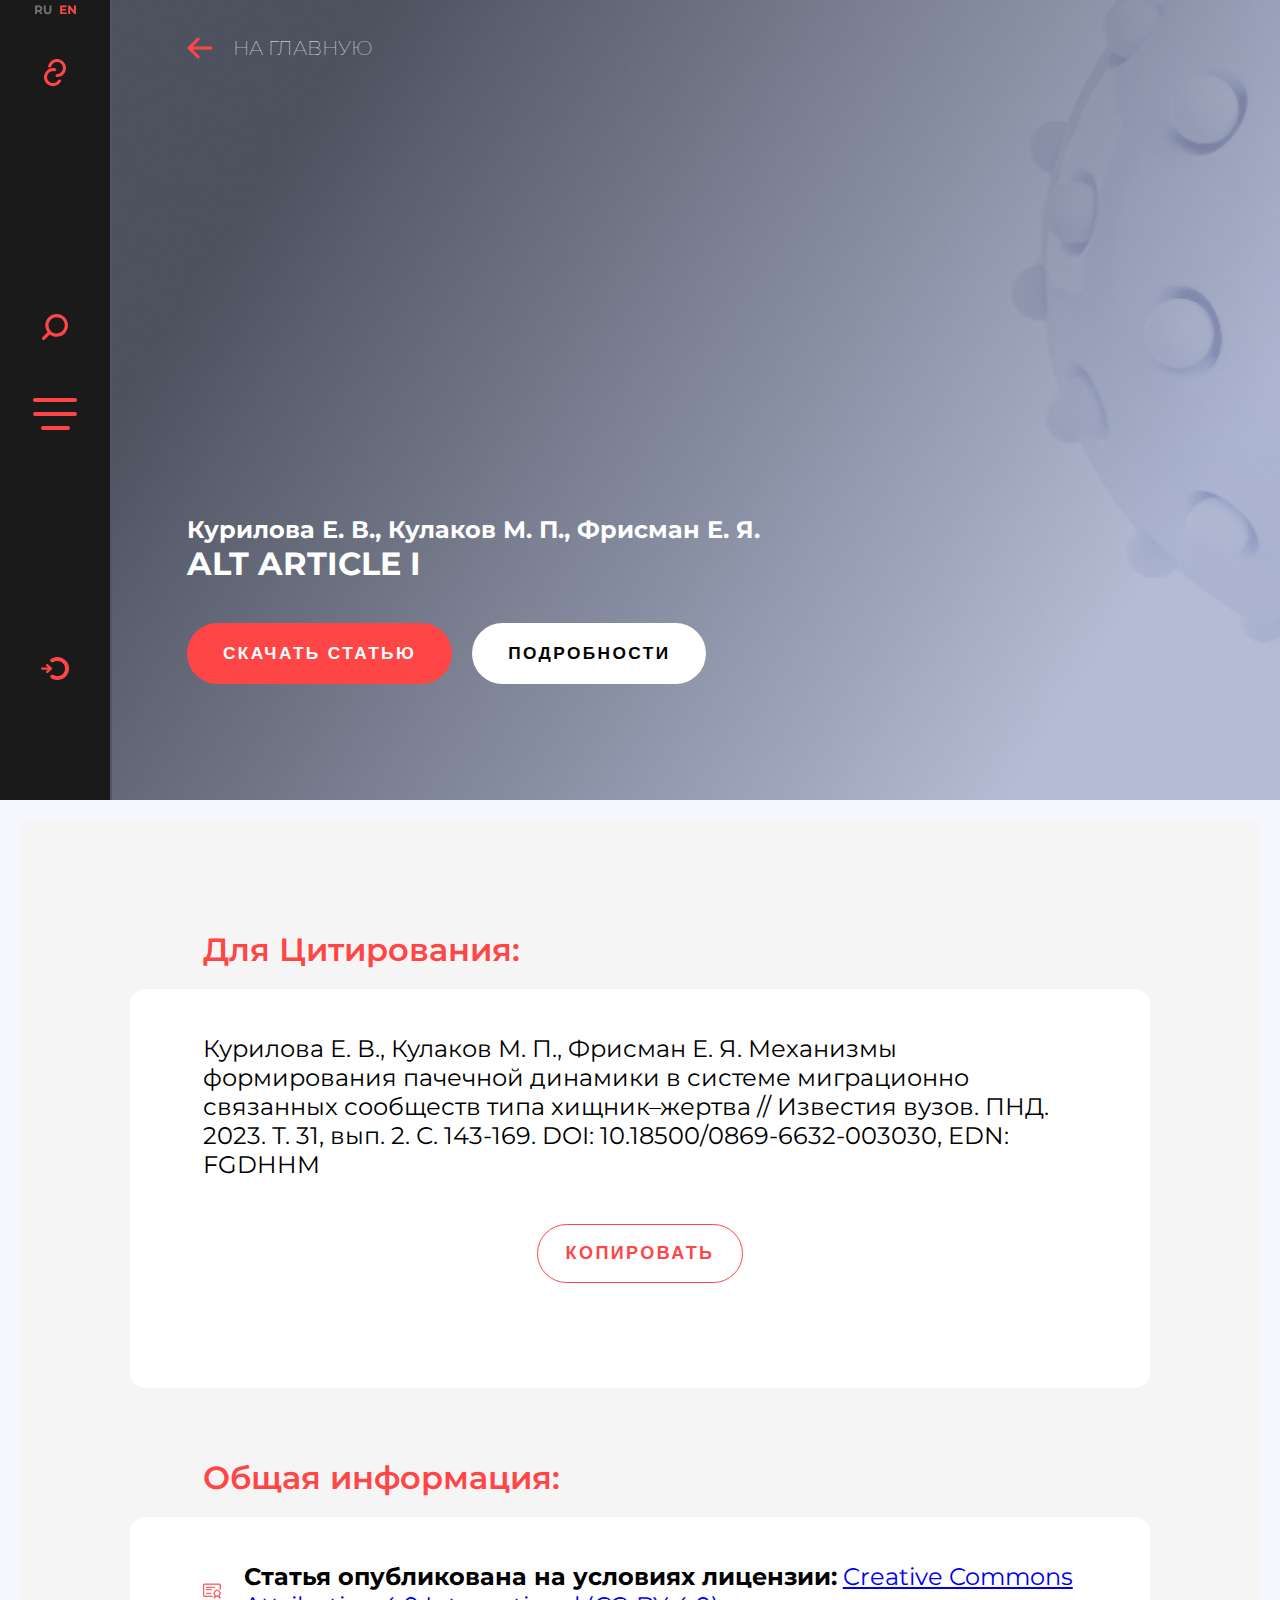
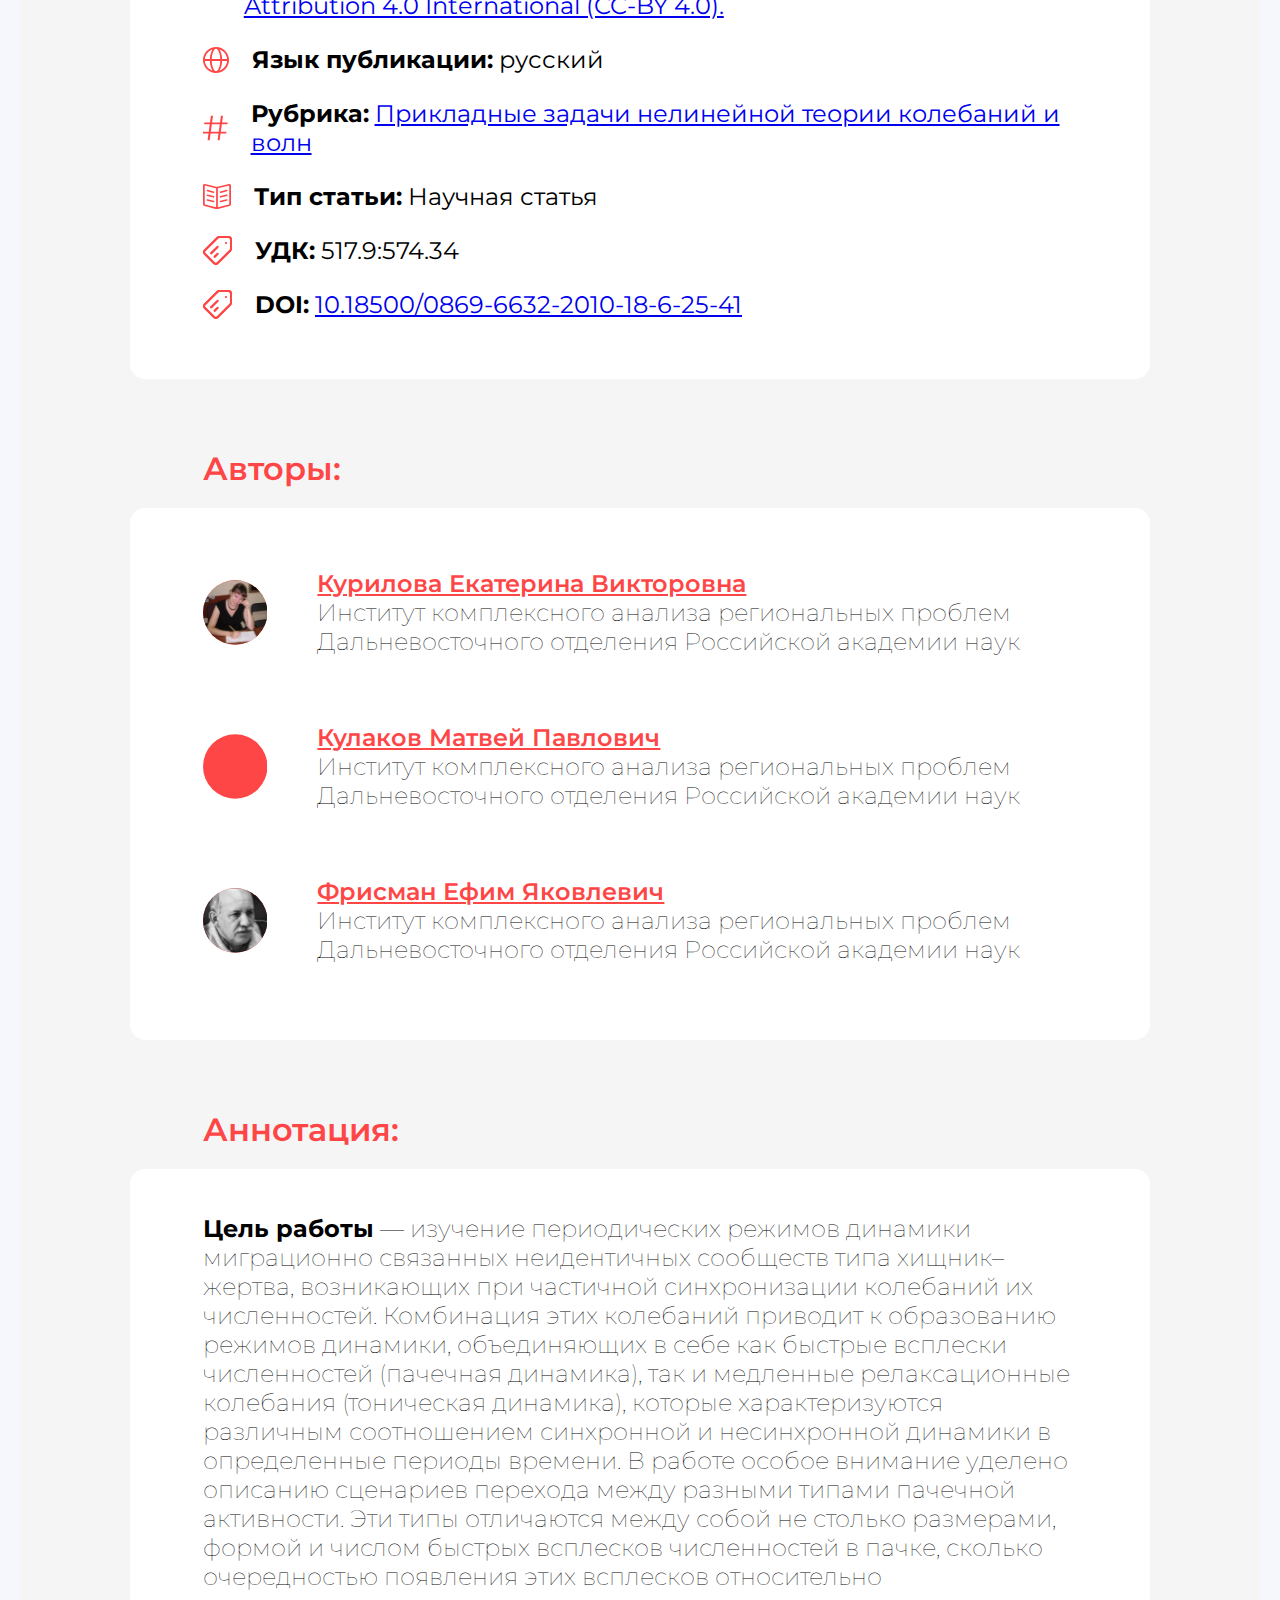
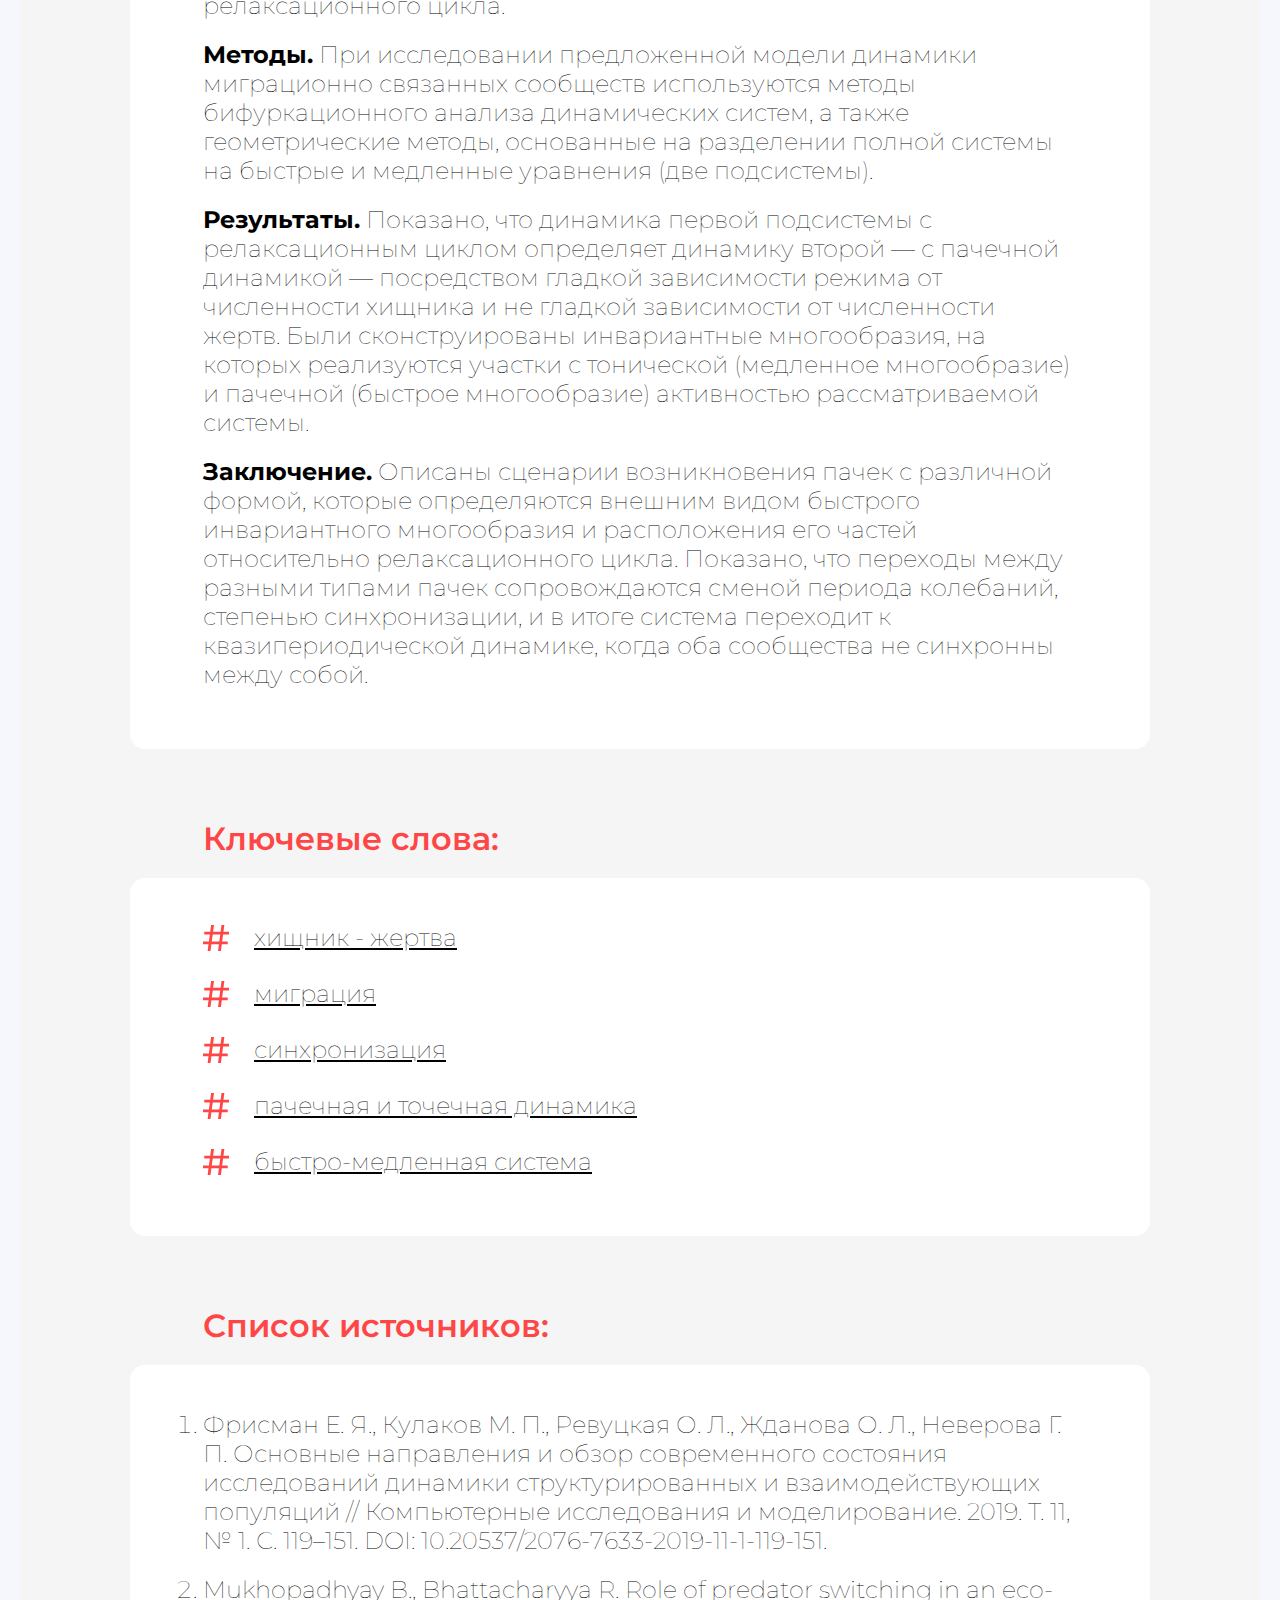
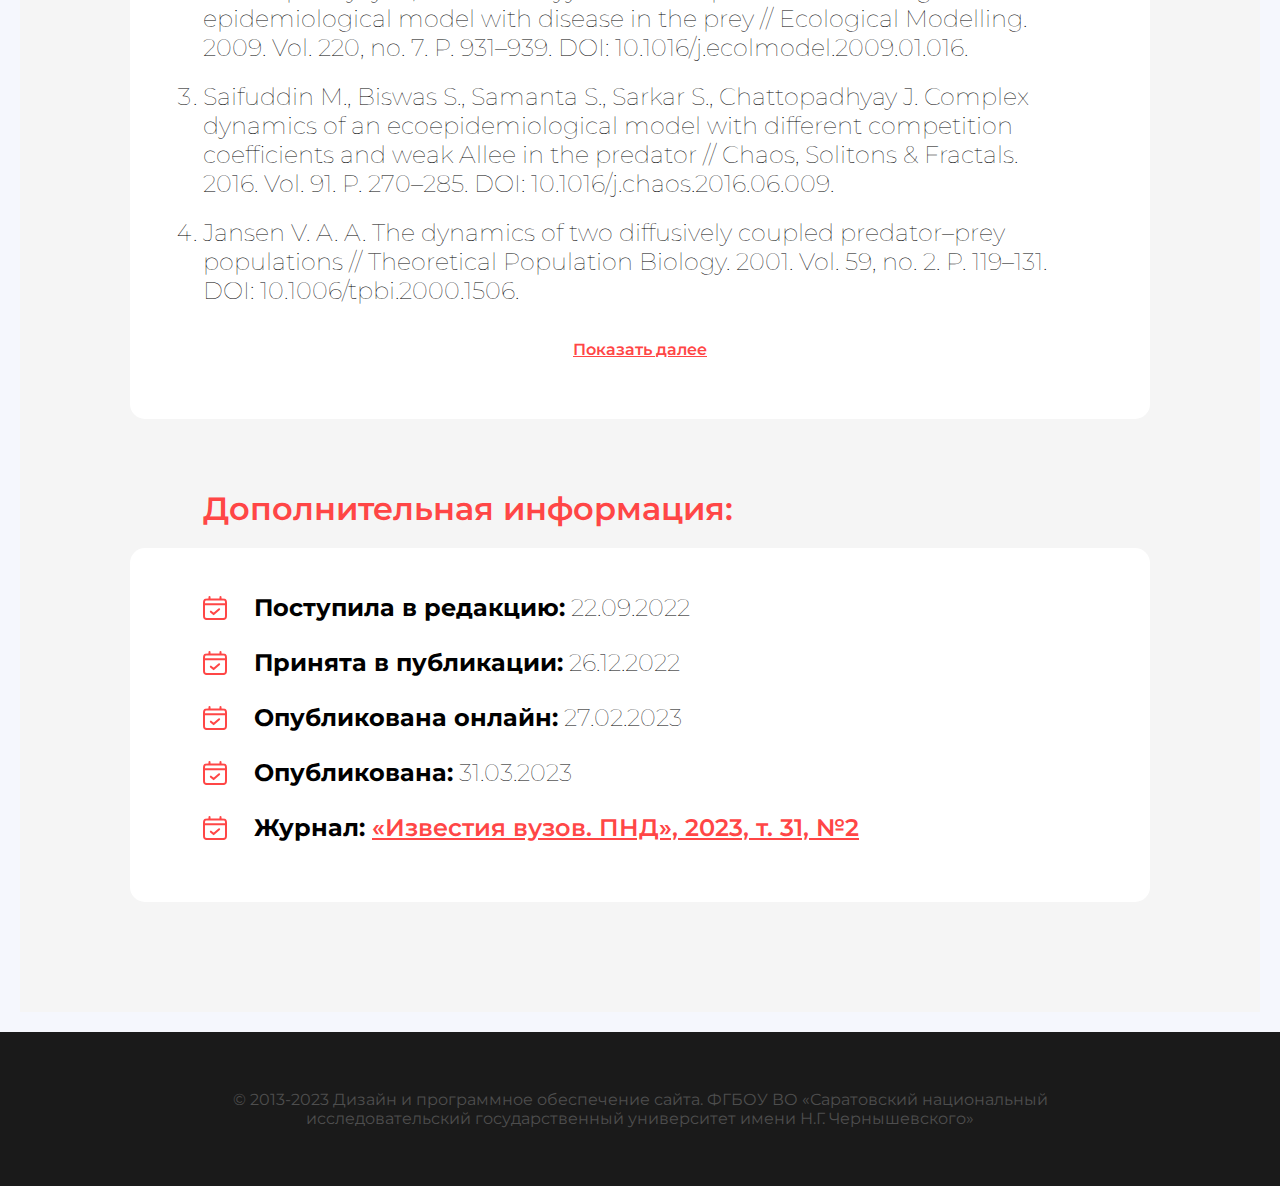
<file: article_copy.html>
<!DOCTYPE html>
<html lang="en">
  <head>
    <meta charset="UTF-8" />
    <meta name="viewport" content="width=device-width, initial-scale=1.0" />
    <title>Новая статья</title>
    <link rel="stylesheet" href="./src/css/styles.css" />
    <link href='https://fonts.googleapis.com/css?family=Montserrat' rel='stylesheet'>
  </head>
  <body>
    <script src="./src/js/func.js"></script>
    <header class="article-header">
      <div class="header-content">
        <div class="sidebar">
          <div class="trigger">
            <div class="up">
                <div class="lengbtn" onclick="LengButton(this)">
                    <svg width="41" height="10" viewBox="0 0 41 10" fill="none" xmlns="http://www.w3.org/2000/svg">
                        <path id="ru" d="M5.43784 9L3.81784 6.66H3.72184H2.02984V9H0.0858438V0.599999H3.72184C4.46584 0.599999 5.10984 0.724 5.65384 0.972C6.20584 1.22 6.62984 1.572 6.92584 2.028C7.22184 2.484 7.36984 3.024 7.36984 3.648C7.36984 4.272 7.21784 4.812 6.91384 5.268C6.61784 5.716 6.19384 6.06 5.64184 6.3L7.52584 9H5.43784ZM5.40184 3.648C5.40184 3.176 5.24984 2.816 4.94584 2.568C4.64184 2.312 4.19784 2.184 3.61384 2.184H2.02984V5.112H3.61384C4.19784 5.112 4.64184 4.984 4.94584 4.728C5.24984 4.472 5.40184 4.112 5.40184 3.648ZM12.6421 9.144C11.4421 9.144 10.5061 8.812 9.83406 8.148C9.17006 7.484 8.83806 6.536 8.83806 5.304V0.599999H10.7821V5.232C10.7821 6.736 11.4061 7.488 12.6541 7.488C13.2621 7.488 13.7261 7.308 14.0461 6.948C14.3661 6.58 14.5261 6.008 14.5261 5.232V0.599999H16.4461V5.304C16.4461 6.536 16.1101 7.484 15.4381 8.148C14.7741 8.812 13.8421 9.144 12.6421 9.144Z" fill="#727272"/>
                        <path id="en" d="M31.668 7.44V9H25.164V0.599999H31.512V2.16H27.096V3.984H30.996V5.496H27.096V7.44H31.668ZM40.9188 0.599999V9H39.3228L35.1348 3.9V9H33.2148V0.599999H34.8228L38.9987 5.7V0.599999H40.9188Z" fill="#FF4646"/>
                    </svg>
                </div>                    
                <div class="linkbtn" onclick="toggleMenu('linksMenu')">
                    <svg width="22" height="28" viewBox="0 0 22 28" fill="none" xmlns="http://www.w3.org/2000/svg">
                        <path d="M5.47494 8.64321C4.62775 8.59881 3.96395 7.87049 4.15105 7.04303C4.43963 5.76671 5.00347 4.56207 5.81022 3.51637C6.93139 2.06312 8.46856 0.985781 10.2172 0.427736C11.9657 -0.130309 13.8428 -0.142593 15.5986 0.392518C17.3543 0.927628 18.9054 1.98476 20.0455 3.42321C21.1856 4.86166 21.8606 6.61321 21.9807 8.44476C22.1007 10.2763 21.6601 12.101 20.7175 13.6759C19.7749 15.2509 18.375 16.5014 16.7042 17.2611C15.5019 17.8078 14.2003 18.0816 12.8918 18.0711C12.0435 18.0643 11.486 17.2518 11.6362 16.4168C11.7864 15.5819 12.5926 15.0478 13.4382 14.9804C14.1241 14.9257 14.7992 14.7525 15.4326 14.4645C16.5354 13.9631 17.4593 13.1377 18.0814 12.0983C18.7035 11.0588 18.9943 9.85451 18.9151 8.64569C18.8359 7.43686 18.3904 6.28084 17.6379 5.33146C16.8855 4.38208 15.8617 3.68438 14.7029 3.3312C13.5441 2.97803 12.3053 2.98614 11.1512 3.35445C9.99711 3.72276 8.98258 4.4338 8.24261 5.39295C7.8176 5.94383 7.49474 6.56155 7.28488 7.21682C7.02613 8.02474 6.32212 8.68761 5.47494 8.64321Z" fill="#FF4646"/>
                        <path d="M16.1683 20.4554C16.9751 20.7175 17.4278 21.5928 17.0329 22.3437C16.4238 23.5018 15.5674 24.5195 14.5175 25.3208C13.0584 26.4343 11.2948 27.0771 9.46135 27.1635C7.62792 27.25 5.81162 26.7761 4.2542 25.8048C2.69678 24.8335 1.4721 23.4109 0.743147 21.7264C0.0141932 20.0419 -0.18446 18.1753 0.173626 16.3751C0.531712 14.5749 1.42955 12.9264 2.74766 11.6491C4.06577 10.3717 5.74162 9.52613 7.55219 9.22477C8.855 9.00792 10.1831 9.08028 11.4443 9.42907C12.2619 9.6552 12.5901 10.5844 12.2289 11.352C11.8677 12.1196 10.9508 12.4268 10.1165 12.2731C9.43989 12.1484 8.74292 12.141 8.05659 12.2552C6.86161 12.4541 5.75555 13.0122 4.8856 13.8553C4.01565 14.6983 3.42307 15.7863 3.18674 16.9744C2.9504 18.1626 3.08151 19.3945 3.56262 20.5063C4.04373 21.6181 4.85202 22.557 5.87992 23.198C6.90782 23.8391 8.10657 24.1519 9.31664 24.0948C10.5267 24.0377 11.6907 23.6135 12.6537 22.8786C13.2068 22.4565 13.6785 21.9433 14.0509 21.3647C14.5099 20.6513 15.3615 20.1932 16.1683 20.4554Z" fill="#FF4646"/>
                    </svg>
                </div>                             
            </div>
            <div class="center"> 
                <div class="Searchbtn" onclick="toggleMenu('searchMenu')">
                    <svg width="26" height="26" viewBox="0 0 26 26" fill="none" xmlns="http://www.w3.org/2000/svg" >
                        <path d="M14.6263 0C11.611 0.00365486 8.72015 1.20312 6.58796 3.33531C4.45578 5.46749 3.25631 8.35831 3.25265 11.3737C3.26068 13.8231 4.06686 16.2032 5.54905 18.1534L0.479049 23.2234C0.327498 23.3741 0.207173 23.5532 0.12497 23.7505C0.042766 23.9478 0.000298935 24.1594 1.57253e-06 24.3731C-0.000295789 24.5868 0.0415824 24.7985 0.123237 24.996C0.204891 25.1936 0.324717 25.373 0.475848 25.5242C0.62698 25.6753 0.806447 25.7951 1.00397 25.8768C1.20149 25.9584 1.41318 26.0003 1.62691 26C1.84064 25.9997 2.05221 25.9572 2.2495 25.875C2.4468 25.7928 2.62593 25.6725 2.77664 25.521L7.84664 20.4509C9.79677 21.9331 12.1769 22.7393 14.6263 22.7473C17.6428 22.7473 20.5358 21.5491 22.6687 19.4161C24.8017 17.2831 26 14.3902 26 11.3737C26 8.35719 24.8017 5.46425 22.6687 3.33127C20.5358 1.19829 17.6428 0 14.6263 0ZM14.6263 19.4977C13.0195 19.4977 11.4488 19.0213 10.1128 18.1286C8.77685 17.2359 7.73557 15.9671 7.12068 14.4826C6.50579 12.9981 6.34491 11.3647 6.65838 9.78875C6.97184 8.21284 7.74559 6.76527 8.88175 5.6291C10.0179 4.49293 11.4655 3.71919 13.0414 3.40572C14.6173 3.09225 16.2508 3.25314 17.7353 3.86803C19.2197 4.48292 20.4885 5.5242 21.3812 6.86019C22.2739 8.19618 22.7504 9.76689 22.7504 11.3737C22.7479 13.5275 21.8911 15.5924 20.3681 17.1154C18.8451 18.6385 16.7802 19.4952 14.6263 19.4977Z" fill="#FF4646"/>
                    </svg>                               
                </div>
                <div class="Menubtn" onclick="toggleMenu('menu')">
                    <svg width="44" height="32" viewBox="0 0 44 32" fill="none" xmlns="http://www.w3.org/2000/svg">
                        <rect width="44" height="4" rx="2" fill="#FF4646"/>
                        <rect y="14" width="44" height="4" rx="2" fill="#FF4646"/>
                        <rect x="8" y="28" width="29" height="4" rx="2" fill="#FF4646"/>
                    </svg>                                
                </div>
            </div>
            <div class="authbtn" onclick="toggleMenu('authMenu')">
                <svg width="28" height="23" viewBox="0 0 28 23" fill="none" xmlns="http://www.w3.org/2000/svg">
                    <path d="M1.24674 12.6574L6.982 12.6574L5.36117 14.1058C4.86245 14.5515 4.86245 15.2201 5.36117 15.6657C5.85989 16.1114 6.60796 16.1114 7.10668 15.6657L10.8471 12.3231C10.9718 12.2117 11.0964 12.1003 11.0964 11.9889C11.2211 11.766 11.2211 11.4318 11.0964 11.0975C10.9718 10.9861 10.9718 10.8747 10.8471 10.7632L7.10668 7.42061C6.85732 7.19777 6.48328 7.08635 6.23393 7.08635C5.98457 7.08635 5.61053 7.19777 5.36117 7.42061C4.86245 7.8663 4.86245 8.53482 5.36117 8.9805L6.982 10.429L1.24674 10.429C0.498661 10.429 -5.76229e-05 10.8747 -5.76948e-05 11.5432C-5.77667e-05 12.2117 0.49866 12.6574 1.24674 12.6574Z" fill="#FF4646"/>
                    <path d="M9.75217 4.75067C8.98869 3.9872 8.98112 2.73302 9.86276 2.10973C11.1734 1.18317 12.6696 0.536917 14.258 0.220974C16.4887 -0.222756 18.801 0.00498277 20.9024 0.875391C23.0037 1.7458 24.7998 3.21978 26.0634 5.11095C27.327 7.00211 28.0015 9.22552 28.0015 11.5C28.0015 13.7745 27.327 15.9979 26.0634 17.8891C24.7998 19.7802 23.0037 21.2542 20.9024 22.1246C18.801 22.995 16.4887 23.2228 14.258 22.779C12.6696 22.4631 11.1734 21.8168 9.86276 20.8903C8.98112 20.267 8.98869 19.0128 9.75217 18.2493C10.5156 17.4859 11.746 17.5133 12.6788 18.0571C13.4011 18.4782 14.1919 18.7793 15.0208 18.9442C16.4931 19.237 18.0192 19.0867 19.4061 18.5123C20.793 17.9378 21.9784 16.965 22.8124 15.7168C23.6464 14.4686 24.0915 13.0012 24.0915 11.5C24.0915 9.99885 23.6464 8.5314 22.8124 7.28323C21.9784 6.03506 20.793 5.06223 19.4061 4.48776C18.0192 3.91329 16.4931 3.76298 15.0208 4.05585C14.1919 4.22071 13.4011 4.52184 12.6788 4.94295C11.746 5.48674 10.5156 5.51415 9.75217 4.75067Z" fill="#FF4646"/>
                </svg>                            
            </div>
        </div>
          <div class="menu" id="linksMenu">
            <a href="#">WoS: 0.13</a>
            <a href="#">SCOPUS: 1.2</a>
            <a href="#">RSCI</a>
            <a href="#">РИНЦ: 0.626</a>
            <a href="#">Scimago: Q3</a>
            <a href="#">Список ВАК</a>
            <a href="#">Журналы СГУ</a>
          </div>
          <div class="menu" id="menu">
            <a href="#">Общая информация</a>
            <a href="#">Цели и тематика журнала</a>
            <a href="#">Индексирование</a>
            <a href="#">Редакционная коллегия</a>
            <a href="#">Правила представления рукописей</a>
            <a href="#">Порядок рецензирования рукописей</a>
            <a href="#">Авторы</a>
            <a href="#">Издательская этика</a>
            <a href="#">Рубрики</a>
            <a href="#">Новости</a>
            <a href="#">Контакты</a>
            <a href="#">Ранний доступ</a>
          </div>
          <div class="menu" id="searchMenu">
            <input type="text" id="searchInput" placeholder="Введите текст для поиска" />
            <div class="dropdown">
              <input
                type="text"
                class="dropdown-btn"
                placeholder="Выберите ключевое слово"
                readonly
                onclick="toggleDropdown()"
              />
              <div class="dropdown-content" id="dropdown-content">
                <a href="#" onclick="selectKeyword('Ключевое слово 1')">Ключевое слово 1</a>
                <a href="#" onclick="selectKeyword('Ключевое слово 2')">Ключевое слово 2</a>
                <a href="#" onclick="selectKeyword('Ключевое слово 3')">Ключевое слово 3</a>
              </div>
            </div>
            <button onclick="search()">Искать</button>
          </div>
          <div class="menu" id="authMenu">
            <input type="text" id="login" placeholder="Логин" />
            <input type="password" id="password" placeholder="Пароль" />
            <button onclick="login()">Войти</button>
          </div>
        </div>
        <div class="header-right-wrapper">
          <div class="contact-info">
            <a href="main.html" class="link">
              <svg
                width="26"
                height="22"
                viewBox="0 0 26 22"
                fill="none"
                xmlns="http://www.w3.org/2000/svg"
              >
                <path
                  d="M2 11H24M2 11L11.1667 2M2 11L11.1667 20"
                  stroke="#FF4646"
                  stroke-width="3"
                  stroke-linecap="round"
                  stroke-linejoin="round"
                />
              </svg>
              на главную</a
            >
          </div>
          <div class="headline-a">
            <h2>Курилова Е. В., Кулаков М. П., Фрисман Е. Я.</h2>
            <h1>
              ALT ARTICLE I
            </h1>
            <div class="buttons">
              <button class="releases-btn">СКАЧАТЬ СТАТЬЮ</button>
              <button class="download-btn">ПОДРОБНОСТИ</button>
            </div>
          </div>
        </div>
        <script src="./src/js/func.js"></script>
      </div>
    </header>
    <main>
      <div class="article-content">
        <div class="block">
          <h4 class="block_title">Для Цитирования:</h4>
          <div class="block_content">
            <div class="first" id="textSource">
              Курилова Е. В., Кулаков М. П., Фрисман Е. Я. Механизмы формирования пачечной динамики
              в системе миграционно связанных сообществ типа хищник–жертва // Известия вузов. ПНД.
              2023. Т. 31, вып. 2. С. 143-169. DOI: 10.18500/0869-6632-003030, EDN: FGDHHM
              <button class="main-btns" onclick="copyToClipboard()">Копировать</button>
              <div id="status"></div>
            </div>
          </div>
        </div>
        <div class="block">
          <h4 class="block_title">Общая информация:</h4>
          <div class="block_content">
            <div class="second">
              <div class="second_item">
                <svg
                  width="28"
                  height="25"
                  viewBox="0 0 28 25"
                  fill="none"
                  xmlns="http://www.w3.org/2000/svg"
                >
                  <path
                    d="M27.5 1.74449V9.53724C27.2625 9.32477 27.0121 9.12671 26.75 8.94425V1.74449V1.24449H26.25H1.75H1.25V1.74449V19.1894V19.6894H1.75H15.2464L14.9868 20.0067L14.9865 20.007L14.6378 20.4339H1.75C1.41797 20.4339 1.09986 20.3024 0.865559 20.0688C0.631312 19.8353 0.5 19.519 0.5 19.1894V1.74449C0.5 1.41494 0.631312 1.09857 0.865559 0.86506C1.09986 0.631497 1.41797 0.5 1.75 0.5H26.25C26.582 0.5 26.9001 0.631498 27.1344 0.86506C27.3687 1.09857 27.5 1.41494 27.5 1.74449Z"
                    fill="#FF4646"
                    stroke="#FF4646"
                  />
                  <path
                    d="M4.875 6.12905V5.73346H18.75V6.12905H4.875Z"
                    fill="#FF4646"
                    stroke="#FF4646"
                  />
                  <path
                    d="M4.875 9.61807V9.22247H13.5V9.61807H4.875Z"
                    fill="#FF4646"
                    stroke="#FF4646"
                  />
                  <path
                    d="M4.875 15.7237V15.3281H12.625V15.7237H4.875Z"
                    fill="#FF4646"
                    stroke="#FF4646"
                  />
                  <path
                    d="M22.2776 10.2953V10.2953C23.2954 10.2882 24.2917 10.5868 25.1366 11.1522C25.9828 11.7184 26.6377 12.5258 27.016 13.4686C27.3943 14.4113 27.4785 15.4458 27.2576 16.437C27.0367 17.4281 26.521 18.33 25.7775 19.0247L25.4349 19.3449L25.7325 19.7074L27.2703 21.5801L26.7845 23.5225L24.2124 20.3981L24.0022 20.1428L23.685 20.2363C22.7636 20.5079 21.783 20.5079 20.8615 20.2363L20.5443 20.1428L20.3341 20.3981L17.762 23.5225L17.2763 21.5801L18.8141 19.7074L19.1117 19.3449L18.769 19.0247C18.0256 18.33 17.5098 17.4281 17.2889 16.437C17.068 15.4458 17.1522 14.4113 17.5305 13.4686C17.9088 12.5258 18.5637 11.7184 19.4099 11.1522C20.2548 10.5868 21.2511 10.2882 22.2689 10.2953V10.2953H22.2776ZM22.2707 19.6109V19.6109L22.2753 19.6109C23.4135 19.6162 24.5078 19.1719 25.3186 18.3747C26.1295 17.5774 26.5909 16.4921 26.6014 15.3562H26.6014V15.3515C26.6013 14.5113 26.352 13.6899 25.8851 12.9908C25.4181 12.2917 24.7544 11.746 23.9776 11.4221C23.2008 11.0983 22.3454 11.0106 21.5188 11.1701C20.6922 11.3296 19.9312 11.7291 19.3314 12.3188C18.7317 12.9084 18.32 13.6619 18.1484 14.4845C17.9768 15.3071 18.053 16.1619 18.3674 16.9413C18.6818 17.7208 19.2202 18.3899 19.9147 18.8648C20.6092 19.3397 21.4289 19.5992 22.2707 19.6109Z"
                    fill="#FF4646"
                    stroke="#FF4646"
                  />
                </svg>
                <div>
                  <b>Статья опубликована на условиях лицензии:</b>
                  <a href="https://creativecommons.org/licenses/by/4.0/deed.ru"
                    >Creative Commons Attribution 4.0 International (CC-BY 4.0).</a
                  >
                </div>
              </div>
              <div class="second_item">
                <svg
                  width="26"
                  height="26"
                  viewBox="0 0 26 26"
                  fill="none"
                  xmlns="http://www.w3.org/2000/svg"
                >
                  <path
                    d="M26 12.9998C26.0019 15.5537 25.2504 18.0514 23.8395 20.1809C22.4286 22.3103 20.4209 23.9769 18.0674 24.9724C15.7138 25.9679 13.1189 26.2481 10.6069 25.778C8.09487 25.3078 5.77726 24.1082 3.94374 22.3291C2.11023 20.55 0.842161 18.2703 0.298049 15.775C-0.246063 13.2797 -0.0420784 10.6795 0.884503 8.29935C1.81109 5.91924 3.41916 3.86485 5.50771 2.39298C7.59625 0.921109 10.0726 0.0970559 12.6273 0.0238295C12.8731 -0.00794318 13.122 -0.00794318 13.3678 0.0238295C16.7492 0.117809 19.9606 1.52581 22.3195 3.94859C24.6784 6.37137 25.9987 9.61954 26 12.9998ZM8.6486 23.2848C8.92665 23.4018 9.20854 23.5074 9.49425 23.6015C7.79114 20.6478 6.90057 17.2964 6.91297 13.8875H1.8555C2.0205 15.9246 2.74093 17.8776 3.93854 19.5343C5.13616 21.191 6.76516 22.4881 8.6486 23.2848ZM2.69787 8.65479C2.23722 9.74141 1.95393 10.8948 1.85879 12.0711H6.91297C6.90271 8.68275 7.78017 5.35075 9.45813 2.40637C9.18555 2.49716 8.91571 2.5989 8.6486 2.71157C5.96879 3.84651 3.83509 5.97752 2.69787 8.65479ZM17.2627 12.0711C17.2223 10.7981 17.079 9.53054 16.8342 8.28068C16.5947 7.00197 16.2016 5.75683 15.6634 4.57232C14.9294 3.01021 14.0066 1.99123 13.2053 1.83699C13.0668 1.83492 12.9283 1.83492 12.7898 1.83699C11.9885 1.99123 11.0657 3.01021 10.3317 4.57396C9.79403 5.75854 9.40148 7.00368 9.16256 8.28232C8.91783 9.53164 8.7745 10.7987 8.73399 12.0711H17.2627ZM15.6634 21.3846C16.2017 20.2002 16.5948 18.955 16.8342 17.6763C17.0783 16.4269 17.221 15.1599 17.2611 13.8875H8.73563C8.77612 15.1605 8.91944 16.4281 9.1642 17.6779C9.4032 18.956 9.79575 20.2006 10.3333 21.3846C11.133 23.0846 12.1544 24.1413 13 24.1413C13.8456 24.1413 14.867 23.0846 15.665 21.3846H15.6634ZM23.3021 17.3448C23.7679 16.2454 24.0524 15.0779 24.1445 13.8875H19.0837C19.0969 17.2975 18.2063 20.6502 16.5025 23.6047C16.7882 23.5107 17.0712 23.4046 17.3514 23.2864C20.0309 22.1519 22.1646 20.0215 23.3021 17.3448ZM17.3514 2.71157C17.084 2.59878 16.8123 2.49642 16.5369 2.40473C18.215 5.34905 19.0925 8.68109 19.0821 12.0694H24.1412C23.9698 10.0396 23.2467 8.09507 22.0501 6.44587C20.8535 4.79667 19.2288 3.50544 17.3514 2.71157Z"
                    fill="#FF4646"
                  />
                </svg>
                <div><b>Язык публикации:</b> <span>русский</span></div>
              </div>
              <div class="second_item">
                <svg
                  width="26"
                  height="26"
                  viewBox="0 0 26 26"
                  fill="none"
                  xmlns="http://www.w3.org/2000/svg"
                >
                  <path
                    d="M19.9592 9.1L18.898 16.9H24.6939V18.9429H18.6122L17.6735 26H15.4694L16.4082 18.9429H8.04082L7.06122 26H4.85714L5.79592 18.9429H0V16.9H6.08163L7.14286 9.1H1.30612V7.05714H7.42857L8.36735 0H10.6122L9.63265 7.05714H18.0408L18.9796 0H21.1837L20.2449 7.05714H26V9.1H19.9592ZM17.7551 9.1H9.38775L8.28571 16.9H16.6939L17.7551 9.1Z"
                    fill="#FF4646"
                  />
                </svg>
                <div>
                  <b>Рубрика:</b>
                  <a
                    href="https://andjournal.sgu.ru/ru/rubrika/prikladnye-zadachi-nelineynoy-teorii-kolebaniy-i-voln"
                    >Прикладные задачи нелинейной теории колебаний и волн</a
                  >
                </div>
              </div>
              <div class="second_item">
                <svg
                  width="28"
                  height="25"
                  viewBox="0 0 28 25"
                  fill="none"
                  xmlns="http://www.w3.org/2000/svg"
                >
                  <g clip-path="url(#clip0_66_862)">
                    <path
                      d="M26.0338 0.038244L14.4663 2.8359C14.1723 2.90621 13.5336 2.90543 13.2413 2.83199L1.97134 0.0437127C0.965961 -0.203944 -0.00878906 0.443713 -0.00878906 1.36871V20.3656C-0.00878906 21.1492 0.656211 21.8984 1.50321 22.1093L12.7732 24.8984C13.0751 24.9734 13.4627 25.0148 13.8652 25.0148C14.1408 25.0148 14.5486 24.9961 14.924 24.9039L26.4915 22.1062C27.3411 21.9015 28.0087 21.1531 28.0087 20.3664V1.36871C28.0096 0.444494 27.0357 -0.204725 26.0338 0.038244ZM13.125 23.3625L1.94334 20.6023C1.85934 20.582 1.74034 20.4437 1.74034 20.3656V1.61481L12.7723 4.33824C12.8791 4.36481 12.999 4.3859 13.1241 4.40309V23.3632L13.125 23.3625ZM26.2587 20.3656C26.2587 20.4429 26.117 20.5765 26.033 20.5976L14.8741 23.2961V4.35309C14.8898 4.34918 14.9073 4.34762 14.9231 4.34371L26.2578 1.60621L26.2587 20.3656ZM17.5542 8.94293C17.633 8.94293 17.7135 8.93434 17.7922 8.91403L23.9155 7.37496C24.381 7.25777 24.6522 6.82653 24.521 6.4109C24.3897 5.99528 23.9041 5.75465 23.4412 5.87028L17.318 7.40934C16.8525 7.52653 16.5812 7.95778 16.7125 8.3734C16.821 8.71793 17.1718 8.94293 17.5542 8.94293ZM17.5551 13.6304C17.6338 13.6304 17.7143 13.6211 17.7931 13.6015L23.9163 12.0625C24.3818 11.9453 24.6531 11.514 24.5218 11.0984C24.3906 10.6828 23.905 10.4422 23.4421 10.557L17.3188 12.0961C16.8533 12.2132 16.5821 12.6445 16.7133 13.0593C16.8218 13.4046 17.1727 13.6296 17.5551 13.6296V13.6304ZM17.5551 18.3179C17.6338 18.3179 17.7143 18.3086 17.7931 18.289L23.9163 16.75C24.3818 16.632 24.6531 16.2015 24.5218 15.7859C24.3906 15.3703 23.905 15.1296 23.4421 15.2453L17.3188 16.7843C16.8533 16.9023 16.5821 17.3328 16.7133 17.7484C16.8218 18.0929 17.1727 18.3179 17.5551 18.3179ZM10.7905 7.40934L4.66721 5.87028C4.20434 5.75543 3.71871 5.99606 3.58746 6.4109C3.45621 6.82574 3.72746 7.25699 4.19296 7.37496L10.3162 8.91403C10.395 8.93356 10.4746 8.94293 10.5533 8.94293C10.9357 8.94293 11.2866 8.71793 11.3951 8.3734C11.5255 7.95856 11.2551 7.52731 10.7887 7.40934H10.7905ZM10.7905 12.0968L4.66721 10.5578C4.20434 10.4422 3.71871 10.6836 3.58746 11.0992C3.45621 11.5148 3.72746 11.9453 4.19296 12.0632L10.3162 13.6023C10.395 13.6226 10.4746 13.6312 10.5533 13.6312C10.9357 13.6312 11.2866 13.4062 11.3951 13.0609C11.5255 12.6461 11.2551 12.2148 10.7887 12.0968H10.7905ZM10.7905 16.7843L4.66721 15.2453C4.20434 15.1296 3.71871 15.3711 3.58746 15.7859C3.45621 16.2007 3.72746 16.632 4.19296 16.75L10.3162 18.289C10.395 18.3093 10.4746 18.3179 10.5533 18.3179C10.9357 18.3179 11.2866 18.0929 11.3951 17.7476C11.5255 17.332 11.2551 16.9015 10.7887 16.7836L10.7905 16.7843Z"
                      fill="#FF4646"
                    />
                  </g>
                  <defs>
                    <clipPath id="clip0_66_862">
                      <rect width="28" height="25" fill="white" />
                    </clipPath>
                  </defs>
                </svg>
                <div>
                  <b>Тип статьи:</b>
                  <span>Научная статья</span>
                </div>
              </div>
              <div class="second_item">
                <svg
                  width="29"
                  height="29"
                  viewBox="0 0 29 29"
                  fill="none"
                  xmlns="http://www.w3.org/2000/svg"
                >
                  <path
                    d="M8.19125 17.3131L14.6 10.9044M11.6869 20.8088L14.6 17.8957M14.4998 1.68282L1.68232 14.5002C1.24543 14.9373 1 15.5299 1 16.1479C1 16.7658 1.24543 17.3585 1.68232 17.7955L11.2045 27.3177C11.6415 27.7546 12.2342 28 12.8521 28C13.4701 28 14.0627 27.7546 14.4998 27.3177L27.3172 14.5002C27.7543 14.0633 27.9999 13.4706 28 12.8526V3.33044C28 2.71237 27.7545 2.11961 27.3174 1.68257C26.8804 1.24553 26.2876 1 25.6696 1H16.1474C15.5294 1.00013 14.9367 1.24575 14.4998 1.68282Z"
                    stroke="#FF4646"
                    stroke-width="2"
                    stroke-linecap="round"
                    stroke-linejoin="round"
                  />
                  <path
                    d="M8.19125 17.3131L14.6 10.9044M11.6869 20.8088L14.6 17.8957M14.4998 1.68282L1.68232 14.5002C1.24543 14.9373 1 15.5299 1 16.1479C1 16.7658 1.24543 17.3585 1.68232 17.7955L11.2045 27.3177C11.6415 27.7546 12.2342 28 12.8521 28C13.4701 28 14.0627 27.7546 14.4998 27.3177L27.3172 14.5002C27.7543 14.0633 27.9999 13.4706 28 12.8526V3.33044C28 2.71237 27.7545 2.11961 27.3174 1.68257C26.8804 1.24553 26.2876 1 25.6696 1H16.1474C15.5294 1.00013 14.9367 1.24575 14.4998 1.68282Z"
                    stroke="#FF4646"
                    stroke-width="2"
                    stroke-linecap="round"
                    stroke-linejoin="round"
                  />
                  <path
                    d="M24 7C24 7.26522 23.8946 7.51957 23.7071 7.70711C23.5196 7.89464 23.2652 8 23 8C22.7348 8 22.4804 7.89464 22.2929 7.70711C22.1054 7.51957 22 7.26522 22 7C22 6.73478 22.1054 6.48043 22.2929 6.29289C22.4804 6.10536 22.7348 6 23 6C23.2652 6 23.5196 6.10536 23.7071 6.29289C23.8946 6.48043 24 6.73478 24 7Z"
                    fill="#FF4646"
                  />
                </svg>
                <div>
                  <b>УДК:</b>
                  <span>517.9:574.34</span>
                </div>
              </div>
              <div class="second_item">
                <svg
                  width="29"
                  height="29"
                  viewBox="0 0 29 29"
                  fill="none"
                  xmlns="http://www.w3.org/2000/svg"
                >
                  <path
                    d="M8.19125 17.3131L14.6 10.9044M11.6869 20.8088L14.6 17.8957M14.4998 1.68282L1.68232 14.5002C1.24543 14.9373 1 15.5299 1 16.1479C1 16.7658 1.24543 17.3585 1.68232 17.7955L11.2045 27.3177C11.6415 27.7546 12.2342 28 12.8521 28C13.4701 28 14.0627 27.7546 14.4998 27.3177L27.3172 14.5002C27.7543 14.0633 27.9999 13.4706 28 12.8526V3.33044C28 2.71237 27.7545 2.11961 27.3174 1.68257C26.8804 1.24553 26.2876 1 25.6696 1H16.1474C15.5294 1.00013 14.9367 1.24575 14.4998 1.68282Z"
                    stroke="#FF4646"
                    stroke-width="2"
                    stroke-linecap="round"
                    stroke-linejoin="round"
                  />
                  <path
                    d="M8.19125 17.3131L14.6 10.9044M11.6869 20.8088L14.6 17.8957M14.4998 1.68282L1.68232 14.5002C1.24543 14.9373 1 15.5299 1 16.1479C1 16.7658 1.24543 17.3585 1.68232 17.7955L11.2045 27.3177C11.6415 27.7546 12.2342 28 12.8521 28C13.4701 28 14.0627 27.7546 14.4998 27.3177L27.3172 14.5002C27.7543 14.0633 27.9999 13.4706 28 12.8526V3.33044C28 2.71237 27.7545 2.11961 27.3174 1.68257C26.8804 1.24553 26.2876 1 25.6696 1H16.1474C15.5294 1.00013 14.9367 1.24575 14.4998 1.68282Z"
                    stroke="#FF4646"
                    stroke-width="2"
                    stroke-linecap="round"
                    stroke-linejoin="round"
                  />
                  <path
                    d="M24 7C24 7.26522 23.8946 7.51957 23.7071 7.70711C23.5196 7.89464 23.2652 8 23 8C22.7348 8 22.4804 7.89464 22.2929 7.70711C22.1054 7.51957 22 7.26522 22 7C22 6.73478 22.1054 6.48043 22.2929 6.29289C22.4804 6.10536 22.7348 6 23 6C23.2652 6 23.5196 6.10536 23.7071 6.29289C23.8946 6.48043 24 6.73478 24 7Z"
                    fill="#FF4646"
                  />
                </svg>
                <div>
                  <b>DOI:</b>
                  <a
                    href="https://andjournal.sgu.ru/ru/articles/sinhronizaciya-2-ciklov-v-sisteme-simmetrichno-svyazannyh-populyaciy-zapas-popolnenie-v"
                    >10.18500/0869-6632-2010-18-6-25-41</a
                  >
                </div>
              </div>
            </div>
          </div>
        </div>
        <div class="block">
          <h4 class="block_title">Авторы:</h4>
          <div class="block_content">
            <div class="third">
              <div class="third_item">
                <svg
                  width="119"
                  height="119"
                  viewBox="0 0 119 119"
                  fill="none"
                  xmlns="http://www.w3.org/2000/svg"
                  xmlns:xlink="http://www.w3.org/1999/xlink"
                >
                  <circle cx="59.5" cy="59.5" r="59.5" fill="#FF4646" />
                  <circle cx="59.5" cy="59.5" r="59.5" fill="url(#pattern0_64_787)" />
                  <defs>
                    <pattern
                      id="pattern0_64_787"
                      patternContentUnits="objectBoundingBox"
                      width="1"
                      height="1"
                    >
                      <use
                        xlink:href="#image0_64_787"
                        transform="translate(0 -0.166667) scale(0.00724638)"
                      />
                    </pattern>
                    <image
                      id="image0_64_787"
                      width="138"
                      height="184"
                      xlink:href="[data-uri]"
                    />
                  </defs>
                </svg>
                <div>
                  <span>Курилова Екатерина Викторовна</span>
                  <p>
                    Институт комплексного анализа региональных проблем Дальневосточного отделения
                    Российской академии наук
                  </p>
                </div>
              </div>
              <div class="third_item">
                <svg
                  width="119"
                  height="119"
                  viewBox="0 0 119 119"
                  fill="none"
                  xmlns="http://www.w3.org/2000/svg"
                >
                  <circle cx="59.5" cy="59.5" r="59.5" fill="#FF4646" />
                  <circle cx="59.5" cy="59.5" r="59.5" />
                </svg>
                <div>
                  <span>Кулаков Матвей Павлович</span>
                  <p>
                    Институт комплексного анализа региональных проблем Дальневосточного отделения
                    Российской академии наук
                  </p>
                </div>
              </div>
              <div class="third_item">
                <svg
                  width="119"
                  height="119"
                  viewBox="0 0 119 119"
                  fill="none"
                  xmlns="http://www.w3.org/2000/svg"
                  xmlns:xlink="http://www.w3.org/1999/xlink"
                >
                  <circle cx="59.5" cy="59.5" r="59.5" fill="#FF4646" />
                  <circle cx="59.5" cy="59.5" r="59.5" fill="url(#pattern0_64_788)" />
                  <defs>
                    <pattern
                      id="pattern0_64_788"
                      patternContentUnits="objectBoundingBox"
                      width="1"
                      height="1"
                    >
                      <use
                        xlink:href="#image0_64_788"
                        transform="translate(0 -0.166667) scale(0.00724638)"
                      />
                    </pattern>
                    <image
                      id="image0_64_788"
                      width="138"
                      height="184"
                      xlink:href="[data-uri]"
                    />
                  </defs>
                </svg>
                <div>
                  <span>Фрисман Ефим Яковлевич</span>
                  <p>
                    Институт комплексного анализа региональных проблем Дальневосточного отделения
                    Российской академии наук
                  </p>
                </div>
              </div>
            </div>
          </div>
        </div>
        <div class="block">
          <h4 class="block_title">Аннотация:</h4>
          <div class="block_content">
            <div class="fourth">
              <div>
                <b>Цель работы</b>
                <span>
                  — изучение периодических режимов динамики миграционно связанных неидентичных
                  сообществ типа хищник–жертва, возникающих при частичной синхронизации колебаний их
                  численностей. Комбинация этих колебаний приводит к образованию режимов динамики,
                  объединяющих в себе как быстрые всплески численностей (пачечная динамика), так и
                  медленные релаксационные колебания (тоническая динамика), которые характеризуются
                  различным соотношением синхронной и несинхронной динамики в определенные периоды
                  времени. В работе особое внимание уделено описанию сценариев перехода между
                  разными типами пачечной активности. Эти типы отличаются между собой не столько
                  размерами, формой и числом быстрых всплесков численностей в пачке, сколько
                  очередностью появления этих всплесков относительно релаксационного цикла.</span
                >
              </div>
              <div>
                <b>Методы.</b>
                <span
                  >При исследовании предложенной модели динамики миграционно связанных сообществ
                  используются методы бифуркационного анализа динамических систем, а также
                  геометрические методы, основанные на разделении полной системы на быстрые и
                  медленные уравнения (две подсистемы).
                </span>
              </div>
              <div>
                <b>Результаты.</b>
                <span>
                  Показано, что динамика первой подсистемы с релаксационным циклом определяет
                  динамику второй — с пачечной динамикой — посредством гладкой зависимости режима от
                  численности хищника и не гладкой зависимости от численности жертв. Были
                  сконструированы инвариантные многообразия, на которых реализуются участки с
                  тонической (медленное многообразие) и пачечной (быстрое многообразие) активностью
                  рассматриваемой системы.
                </span>
              </div>
              <div>
                <b>Заключение.</b>
                <span>
                  Описаны сценарии возникновения пачек с различной формой, которые определяются
                  внешним видом быстрого инвариантного многообразия и расположения его частей
                  относительно релаксационного цикла. Показано, что переходы между разными типами
                  пачек сопровождаются сменой периода колебаний, степенью синхронизации, и в итоге
                  система переходит к квазипериодической динамике, когда оба сообщества не синхронны
                  между собой.
                </span>
              </div>
            </div>
          </div>
        </div>
        <div class="block">
          <h4 class="block_title">Ключевые слова:</h4>
          <div class="block_content">
            <div class="fifth">
              <div class="fifth_item">
                <svg
                  width="26"
                  height="26"
                  viewBox="0 0 26 26"
                  fill="none"
                  xmlns="http://www.w3.org/2000/svg"
                >
                  <path
                    d="M20.1109 9.39714L19.1495 16.6029H24.718V19.3143H18.7889L17.9075 26H15.0632L15.9445 19.3143H8.37288L7.49152 26H4.64715L5.52851 19.3143H0V16.6029H5.88906L6.8906 9.39714H1.28197V6.68571H7.25115L8.13251 0H10.9769L10.0955 6.68571H17.6271L18.5085 0H21.3528L20.4715 6.68571H26V9.39714H20.1109ZM17.2666 9.39714H9.73498L8.73343 16.6029H16.3051L17.2666 9.39714Z"
                    fill="#FF4646"
                  />
                </svg>
                <span>хищник - жертва</span>
              </div>
              <div class="fifth_item">
                <svg
                  width="26"
                  height="26"
                  viewBox="0 0 26 26"
                  fill="none"
                  xmlns="http://www.w3.org/2000/svg"
                >
                  <path
                    d="M20.1109 9.39714L19.1495 16.6029H24.718V19.3143H18.7889L17.9075 26H15.0632L15.9445 19.3143H8.37288L7.49152 26H4.64715L5.52851 19.3143H0V16.6029H5.88906L6.8906 9.39714H1.28197V6.68571H7.25115L8.13251 0H10.9769L10.0955 6.68571H17.6271L18.5085 0H21.3528L20.4715 6.68571H26V9.39714H20.1109ZM17.2666 9.39714H9.73498L8.73343 16.6029H16.3051L17.2666 9.39714Z"
                    fill="#FF4646"
                  />
                </svg>
                <span>миграция</span>
              </div>
              <div class="fifth_item">
                <svg
                  width="26"
                  height="26"
                  viewBox="0 0 26 26"
                  fill="none"
                  xmlns="http://www.w3.org/2000/svg"
                >
                  <path
                    d="M20.1109 9.39714L19.1495 16.6029H24.718V19.3143H18.7889L17.9075 26H15.0632L15.9445 19.3143H8.37288L7.49152 26H4.64715L5.52851 19.3143H0V16.6029H5.88906L6.8906 9.39714H1.28197V6.68571H7.25115L8.13251 0H10.9769L10.0955 6.68571H17.6271L18.5085 0H21.3528L20.4715 6.68571H26V9.39714H20.1109ZM17.2666 9.39714H9.73498L8.73343 16.6029H16.3051L17.2666 9.39714Z"
                    fill="#FF4646"
                  />
                </svg>
                <span>синхронизация</span>
              </div>
              <div class="fifth_item">
                <svg
                  width="26"
                  height="26"
                  viewBox="0 0 26 26"
                  fill="none"
                  xmlns="http://www.w3.org/2000/svg"
                >
                  <path
                    d="M20.1109 9.39714L19.1495 16.6029H24.718V19.3143H18.7889L17.9075 26H15.0632L15.9445 19.3143H8.37288L7.49152 26H4.64715L5.52851 19.3143H0V16.6029H5.88906L6.8906 9.39714H1.28197V6.68571H7.25115L8.13251 0H10.9769L10.0955 6.68571H17.6271L18.5085 0H21.3528L20.4715 6.68571H26V9.39714H20.1109ZM17.2666 9.39714H9.73498L8.73343 16.6029H16.3051L17.2666 9.39714Z"
                    fill="#FF4646"
                  />
                </svg>
                <span>пачечная и точечная динамика</span>
              </div>
              <div class="fifth_item">
                <svg
                  width="26"
                  height="26"
                  viewBox="0 0 26 26"
                  fill="none"
                  xmlns="http://www.w3.org/2000/svg"
                >
                  <path
                    d="M20.1109 9.39714L19.1495 16.6029H24.718V19.3143H18.7889L17.9075 26H15.0632L15.9445 19.3143H8.37288L7.49152 26H4.64715L5.52851 19.3143H0V16.6029H5.88906L6.8906 9.39714H1.28197V6.68571H7.25115L8.13251 0H10.9769L10.0955 6.68571H17.6271L18.5085 0H21.3528L20.4715 6.68571H26V9.39714H20.1109ZM17.2666 9.39714H9.73498L8.73343 16.6029H16.3051L17.2666 9.39714Z"
                    fill="#FF4646"
                  />
                </svg>
                <span>быстро-медленная система</span>
              </div>
            </div>
          </div>
        </div>
        <div class="block">
          <h4 class="block_title">Список источников:</h4>
          <div class="block_content">
            <div class="sixth">
              <ol>
                <li>
                  Фрисман Е. Я., Кулаков М. П., Ревуцкая О. Л., Жданова О. Л., Неверова Г. П.
                  Основные направления и обзор современного состояния исследований динамики
                  структурированных и взаимодействующих популяций // Компьютерные исследования и
                  моделирование. 2019. Т. 11, № 1. С. 119–151. DOI:
                  10.20537/2076-7633-2019-11-1-119-151.
                </li>
                <li>
                  Mukhopadhyay B., Bhattacharyya R. Role of predator switching in an
                  eco-epidemiological model with disease in the prey // Ecological Modelling. 2009.
                  Vol. 220, no. 7. P. 931–939. DOI: 10.1016/j.ecolmodel.2009.01.016.
                </li>
                <li>
                  Saifuddin M., Biswas S., Samanta S., Sarkar S., Chattopadhyay J. Complex dynamics
                  of an ecoepidemiological model with different competition coefficients and weak
                  Allee in the predator // Chaos, Solitons & Fractals. 2016. Vol. 91. P. 270–285.
                  DOI: 10.1016/j.chaos.2016.06.009.
                </li>
                <li>
                  Jansen V. A. A. The dynamics of two diffusively coupled predator–prey populations
                  // Theoretical Population Biology. 2001. Vol. 59, no. 2. P. 119–131. DOI:
                  10.1006/tpbi.2000.1506.
                </li>
              </ol>
              <a href="">Показать далее</a>
            </div>
          </div>
        </div>
        <div class="block">
          <h4 class="block_title">Дополнительная информация:</h4>
          <div class="block_content">
            <div class="seven">
              <div class="seven_item">
                <svg
                  width="24"
                  height="24"
                  viewBox="0 0 24 24"
                  fill="none"
                  xmlns="http://www.w3.org/2000/svg"
                >
                  <path
                    d="M1 8.33333H23M1 8.33333V19.0891C1 20.4581 1 21.1423 1.29974 21.6652C1.56338 22.1251 1.98377 22.4995 2.50123 22.7338C3.0889 23 3.85861 23 5.39575 23H18.6043C20.1414 23 20.91 23 21.4977 22.7338C22.0151 22.4995 22.4369 22.1251 22.7005 21.6652C23 21.1428 23 20.4596 23 19.0933V8.33333M1 8.33333V7.3558C1 5.98678 1 5.30176 1.29974 4.77887C1.56338 4.31891 1.98377 3.94523 2.50123 3.71088C3.08948 3.44444 3.86012 3.44444 5.40028 3.44444H6.5M23 8.33333V7.35178C23 5.98543 23 5.30124 22.7005 4.77887C22.4369 4.31891 22.0151 3.94523 21.4977 3.71088C20.9095 3.44444 20.1404 3.44444 18.6003 3.44444H17.5M6.5 3.44444H17.5M6.5 3.44444V1M17.5 3.44444V1M16.125 13.2222L10.625 18.1111L7.875 15.6667"
                    stroke="#FF4646"
                    stroke-width="2"
                    stroke-linecap="round"
                    stroke-linejoin="round"
                  />
                </svg>
                <div><b>Поступила в редакцию:</b><span> 22.09.2022</span></div>
              </div>
              <div class="seven_item">
                <svg
                  width="24"
                  height="24"
                  viewBox="0 0 24 24"
                  fill="none"
                  xmlns="http://www.w3.org/2000/svg"
                >
                  <path
                    d="M1 8.33333H23M1 8.33333V19.0891C1 20.4581 1 21.1423 1.29974 21.6652C1.56338 22.1251 1.98377 22.4995 2.50123 22.7338C3.0889 23 3.85861 23 5.39575 23H18.6043C20.1414 23 20.91 23 21.4977 22.7338C22.0151 22.4995 22.4369 22.1251 22.7005 21.6652C23 21.1428 23 20.4596 23 19.0933V8.33333M1 8.33333V7.3558C1 5.98678 1 5.30176 1.29974 4.77887C1.56338 4.31891 1.98377 3.94523 2.50123 3.71088C3.08948 3.44444 3.86012 3.44444 5.40028 3.44444H6.5M23 8.33333V7.35178C23 5.98543 23 5.30124 22.7005 4.77887C22.4369 4.31891 22.0151 3.94523 21.4977 3.71088C20.9095 3.44444 20.1404 3.44444 18.6003 3.44444H17.5M6.5 3.44444H17.5M6.5 3.44444V1M17.5 3.44444V1M16.125 13.2222L10.625 18.1111L7.875 15.6667"
                    stroke="#FF4646"
                    stroke-width="2"
                    stroke-linecap="round"
                    stroke-linejoin="round"
                  />
                </svg>
                <div><b>Принята в публикации:</b><span> 26.12.2022</span></div>
              </div>
              <div class="seven_item">
                <svg
                  width="24"
                  height="24"
                  viewBox="0 0 24 24"
                  fill="none"
                  xmlns="http://www.w3.org/2000/svg"
                >
                  <path
                    d="M1 8.33333H23M1 8.33333V19.0891C1 20.4581 1 21.1423 1.29974 21.6652C1.56338 22.1251 1.98377 22.4995 2.50123 22.7338C3.0889 23 3.85861 23 5.39575 23H18.6043C20.1414 23 20.91 23 21.4977 22.7338C22.0151 22.4995 22.4369 22.1251 22.7005 21.6652C23 21.1428 23 20.4596 23 19.0933V8.33333M1 8.33333V7.3558C1 5.98678 1 5.30176 1.29974 4.77887C1.56338 4.31891 1.98377 3.94523 2.50123 3.71088C3.08948 3.44444 3.86012 3.44444 5.40028 3.44444H6.5M23 8.33333V7.35178C23 5.98543 23 5.30124 22.7005 4.77887C22.4369 4.31891 22.0151 3.94523 21.4977 3.71088C20.9095 3.44444 20.1404 3.44444 18.6003 3.44444H17.5M6.5 3.44444H17.5M6.5 3.44444V1M17.5 3.44444V1M16.125 13.2222L10.625 18.1111L7.875 15.6667"
                    stroke="#FF4646"
                    stroke-width="2"
                    stroke-linecap="round"
                    stroke-linejoin="round"
                  />
                </svg>
                <div><b>Опубликована онлайн:</b><span> 27.02.2023</span></div>
              </div>
              <div class="seven_item">
                <svg
                  width="24"
                  height="24"
                  viewBox="0 0 24 24"
                  fill="none"
                  xmlns="http://www.w3.org/2000/svg"
                >
                  <path
                    d="M1 8.33333H23M1 8.33333V19.0891C1 20.4581 1 21.1423 1.29974 21.6652C1.56338 22.1251 1.98377 22.4995 2.50123 22.7338C3.0889 23 3.85861 23 5.39575 23H18.6043C20.1414 23 20.91 23 21.4977 22.7338C22.0151 22.4995 22.4369 22.1251 22.7005 21.6652C23 21.1428 23 20.4596 23 19.0933V8.33333M1 8.33333V7.3558C1 5.98678 1 5.30176 1.29974 4.77887C1.56338 4.31891 1.98377 3.94523 2.50123 3.71088C3.08948 3.44444 3.86012 3.44444 5.40028 3.44444H6.5M23 8.33333V7.35178C23 5.98543 23 5.30124 22.7005 4.77887C22.4369 4.31891 22.0151 3.94523 21.4977 3.71088C20.9095 3.44444 20.1404 3.44444 18.6003 3.44444H17.5M6.5 3.44444H17.5M6.5 3.44444V1M17.5 3.44444V1M16.125 13.2222L10.625 18.1111L7.875 15.6667"
                    stroke="#FF4646"
                    stroke-width="2"
                    stroke-linecap="round"
                    stroke-linejoin="round"
                  />
                </svg>
                <div><b>Опубликована:</b><span> 31.03.2023</span></div>
              </div>
              <div class="seven_item">
                <svg
                  width="24"
                  height="24"
                  viewBox="0 0 24 24"
                  fill="none"
                  xmlns="http://www.w3.org/2000/svg"
                >
                  <path
                    d="M1 8.33333H23M1 8.33333V19.0891C1 20.4581 1 21.1423 1.29974 21.6652C1.56338 22.1251 1.98377 22.4995 2.50123 22.7338C3.0889 23 3.85861 23 5.39575 23H18.6043C20.1414 23 20.91 23 21.4977 22.7338C22.0151 22.4995 22.4369 22.1251 22.7005 21.6652C23 21.1428 23 20.4596 23 19.0933V8.33333M1 8.33333V7.3558C1 5.98678 1 5.30176 1.29974 4.77887C1.56338 4.31891 1.98377 3.94523 2.50123 3.71088C3.08948 3.44444 3.86012 3.44444 5.40028 3.44444H6.5M23 8.33333V7.35178C23 5.98543 23 5.30124 22.7005 4.77887C22.4369 4.31891 22.0151 3.94523 21.4977 3.71088C20.9095 3.44444 20.1404 3.44444 18.6003 3.44444H17.5M6.5 3.44444H17.5M6.5 3.44444V1M17.5 3.44444V1M16.125 13.2222L10.625 18.1111L7.875 15.6667"
                    stroke="#FF4646"
                    stroke-width="2"
                    stroke-linecap="round"
                    stroke-linejoin="round"
                  />
                </svg>
                <div>
                  <b>Журнал: </b
                  ><a href="https://andjournal.sgu.ru/ru/journal/2023/2">
                    «Известия вузов. ПНД», 2023, т. 31, №2
                  </a>
                </div>
              </div>
            </div>
          </div>
        </div>
      </div>
    </main>
    <footer>
      <p>
        &copy; 2013-2023 Дизайн и программное обеспечение сайта. ФГБОУ ВО «Саратовский национальный
        исследовательский государственный университет имени Н.Г. Чернышевского»
      </p>
    </footer>
  </body>
</html>
</file>
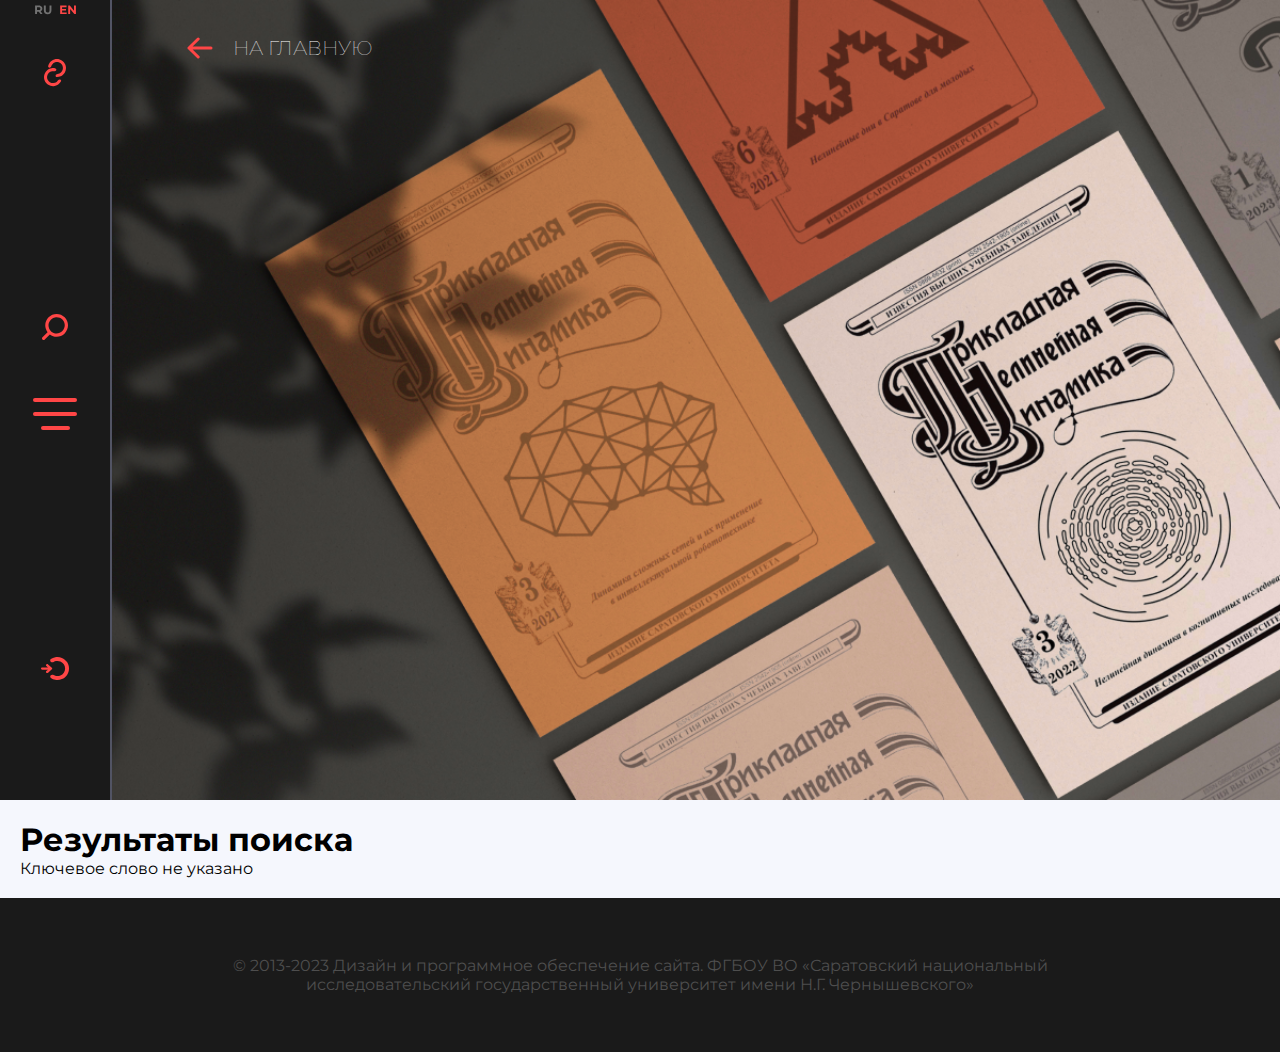
<file: search.html>
<!DOCTYPE html>
<html lang="ru">
<head>
    <meta charset="UTF-8">
    <meta name="viewport" content="width=device-width, initial-scale=1.0">
    <link rel="stylesheet" href="./src/css/styles.css">
    <link href='https://fonts.googleapis.com/css?family=Montserrat' rel='stylesheet'>
    <title>Результаты поиска</title>
</head>
<body>
    <header>
        <div class="header-content">
            <div class="sidebar">
               <div class="trigger" id="trigger">
                    <div class="up">
                        <div class="lengbtn" onclick="LengButton(this)">
                            <svg width="41" height="10" viewBox="0 0 41 10" fill="none" xmlns="http://www.w3.org/2000/svg">
                                <path id="ru" d="M5.43784 9L3.81784 6.66H3.72184H2.02984V9H0.0858438V0.599999H3.72184C4.46584 0.599999 5.10984 0.724 5.65384 0.972C6.20584 1.22 6.62984 1.572 6.92584 2.028C7.22184 2.484 7.36984 3.024 7.36984 3.648C7.36984 4.272 7.21784 4.812 6.91384 5.268C6.61784 5.716 6.19384 6.06 5.64184 6.3L7.52584 9H5.43784ZM5.40184 3.648C5.40184 3.176 5.24984 2.816 4.94584 2.568C4.64184 2.312 4.19784 2.184 3.61384 2.184H2.02984V5.112H3.61384C4.19784 5.112 4.64184 4.984 4.94584 4.728C5.24984 4.472 5.40184 4.112 5.40184 3.648ZM12.6421 9.144C11.4421 9.144 10.5061 8.812 9.83406 8.148C9.17006 7.484 8.83806 6.536 8.83806 5.304V0.599999H10.7821V5.232C10.7821 6.736 11.4061 7.488 12.6541 7.488C13.2621 7.488 13.7261 7.308 14.0461 6.948C14.3661 6.58 14.5261 6.008 14.5261 5.232V0.599999H16.4461V5.304C16.4461 6.536 16.1101 7.484 15.4381 8.148C14.7741 8.812 13.8421 9.144 12.6421 9.144Z" fill="#727272"/>
                                <path id="en" d="M31.668 7.44V9H25.164V0.599999H31.512V2.16H27.096V3.984H30.996V5.496H27.096V7.44H31.668ZM40.9188 0.599999V9H39.3228L35.1348 3.9V9H33.2148V0.599999H34.8228L38.9987 5.7V0.599999H40.9188Z" fill="#FF4646"/>
                            </svg>
                        </div>                    
                        <div class="linkbtn iconbtn" onclick="toggleMenu('linksMenu')">
                            <svg width="22" height="28" viewBox="0 0 22 28" fill="none" xmlns="http://www.w3.org/2000/svg">
                                <path d="M5.47494 8.64321C4.62775 8.59881 3.96395 7.87049 4.15105 7.04303C4.43963 5.76671 5.00347 4.56207 5.81022 3.51637C6.93139 2.06312 8.46856 0.985781 10.2172 0.427736C11.9657 -0.130309 13.8428 -0.142593 15.5986 0.392518C17.3543 0.927628 18.9054 1.98476 20.0455 3.42321C21.1856 4.86166 21.8606 6.61321 21.9807 8.44476C22.1007 10.2763 21.6601 12.101 20.7175 13.6759C19.7749 15.2509 18.375 16.5014 16.7042 17.2611C15.5019 17.8078 14.2003 18.0816 12.8918 18.0711C12.0435 18.0643 11.486 17.2518 11.6362 16.4168C11.7864 15.5819 12.5926 15.0478 13.4382 14.9804C14.1241 14.9257 14.7992 14.7525 15.4326 14.4645C16.5354 13.9631 17.4593 13.1377 18.0814 12.0983C18.7035 11.0588 18.9943 9.85451 18.9151 8.64569C18.8359 7.43686 18.3904 6.28084 17.6379 5.33146C16.8855 4.38208 15.8617 3.68438 14.7029 3.3312C13.5441 2.97803 12.3053 2.98614 11.1512 3.35445C9.99711 3.72276 8.98258 4.4338 8.24261 5.39295C7.8176 5.94383 7.49474 6.56155 7.28488 7.21682C7.02613 8.02474 6.32212 8.68761 5.47494 8.64321Z" fill="#FF4646"/>
                                <path d="M16.1683 20.4554C16.9751 20.7175 17.4278 21.5928 17.0329 22.3437C16.4238 23.5018 15.5674 24.5195 14.5175 25.3208C13.0584 26.4343 11.2948 27.0771 9.46135 27.1635C7.62792 27.25 5.81162 26.7761 4.2542 25.8048C2.69678 24.8335 1.4721 23.4109 0.743147 21.7264C0.0141932 20.0419 -0.18446 18.1753 0.173626 16.3751C0.531712 14.5749 1.42955 12.9264 2.74766 11.6491C4.06577 10.3717 5.74162 9.52613 7.55219 9.22477C8.855 9.00792 10.1831 9.08028 11.4443 9.42907C12.2619 9.6552 12.5901 10.5844 12.2289 11.352C11.8677 12.1196 10.9508 12.4268 10.1165 12.2731C9.43989 12.1484 8.74292 12.141 8.05659 12.2552C6.86161 12.4541 5.75555 13.0122 4.8856 13.8553C4.01565 14.6983 3.42307 15.7863 3.18674 16.9744C2.9504 18.1626 3.08151 19.3945 3.56262 20.5063C4.04373 21.6181 4.85202 22.557 5.87992 23.198C6.90782 23.8391 8.10657 24.1519 9.31664 24.0948C10.5267 24.0377 11.6907 23.6135 12.6537 22.8786C13.2068 22.4565 13.6785 21.9433 14.0509 21.3647C14.5099 20.6513 15.3615 20.1932 16.1683 20.4554Z" fill="#FF4646"/>
                            </svg>
                        </div>                             
                    </div>
                    <div class="center"> 
                        <div class="Searchbtn iconbtn" onclick="toggleMenu('searchMenu')">
                            <svg width="26" height="26" viewBox="0 0 26 26" fill="none" xmlns="http://www.w3.org/2000/svg" >
                                <path d="M14.6263 0C11.611 0.00365486 8.72015 1.20312 6.58796 3.33531C4.45578 5.46749 3.25631 8.35831 3.25265 11.3737C3.26068 13.8231 4.06686 16.2032 5.54905 18.1534L0.479049 23.2234C0.327498 23.3741 0.207173 23.5532 0.12497 23.7505C0.042766 23.9478 0.000298935 24.1594 1.57253e-06 24.3731C-0.000295789 24.5868 0.0415824 24.7985 0.123237 24.996C0.204891 25.1936 0.324717 25.373 0.475848 25.5242C0.62698 25.6753 0.806447 25.7951 1.00397 25.8768C1.20149 25.9584 1.41318 26.0003 1.62691 26C1.84064 25.9997 2.05221 25.9572 2.2495 25.875C2.4468 25.7928 2.62593 25.6725 2.77664 25.521L7.84664 20.4509C9.79677 21.9331 12.1769 22.7393 14.6263 22.7473C17.6428 22.7473 20.5358 21.5491 22.6687 19.4161C24.8017 17.2831 26 14.3902 26 11.3737C26 8.35719 24.8017 5.46425 22.6687 3.33127C20.5358 1.19829 17.6428 0 14.6263 0ZM14.6263 19.4977C13.0195 19.4977 11.4488 19.0213 10.1128 18.1286C8.77685 17.2359 7.73557 15.9671 7.12068 14.4826C6.50579 12.9981 6.34491 11.3647 6.65838 9.78875C6.97184 8.21284 7.74559 6.76527 8.88175 5.6291C10.0179 4.49293 11.4655 3.71919 13.0414 3.40572C14.6173 3.09225 16.2508 3.25314 17.7353 3.86803C19.2197 4.48292 20.4885 5.5242 21.3812 6.86019C22.2739 8.19618 22.7504 9.76689 22.7504 11.3737C22.7479 13.5275 21.8911 15.5924 20.3681 17.1154C18.8451 18.6385 16.7802 19.4952 14.6263 19.4977Z" fill="#FF4646"/>
                            </svg>                               
                        </div>
                        <div class="Menubtn iconbtn" onclick="toggleMenu('menu')">
                            <svg width="44" height="32" viewBox="0 0 44 32" fill="none" xmlns="http://www.w3.org/2000/svg">
                                <rect width="44" height="4" rx="2" fill="#FF4646"/>
                                <rect y="14" width="44" height="4" rx="2" fill="#FF4646"/>
                                <rect x="8" y="28" width="29" height="4" rx="2" fill="#FF4646"/>
                            </svg>                                
                        </div>
                    </div>
                    <div class="authbtn iconbtn" onclick="toggleMenu('authMenu')">
                        <svg width="28" height="23" viewBox="0 0 28 23" fill="none" xmlns="http://www.w3.org/2000/svg">
                            <path d="M1.24674 12.6574L6.982 12.6574L5.36117 14.1058C4.86245 14.5515 4.86245 15.2201 5.36117 15.6657C5.85989 16.1114 6.60796 16.1114 7.10668 15.6657L10.8471 12.3231C10.9718 12.2117 11.0964 12.1003 11.0964 11.9889C11.2211 11.766 11.2211 11.4318 11.0964 11.0975C10.9718 10.9861 10.9718 10.8747 10.8471 10.7632L7.10668 7.42061C6.85732 7.19777 6.48328 7.08635 6.23393 7.08635C5.98457 7.08635 5.61053 7.19777 5.36117 7.42061C4.86245 7.8663 4.86245 8.53482 5.36117 8.9805L6.982 10.429L1.24674 10.429C0.498661 10.429 -5.76229e-05 10.8747 -5.76948e-05 11.5432C-5.77667e-05 12.2117 0.49866 12.6574 1.24674 12.6574Z" fill="#FF4646"/>
                            <path d="M9.75217 4.75067C8.98869 3.9872 8.98112 2.73302 9.86276 2.10973C11.1734 1.18317 12.6696 0.536917 14.258 0.220974C16.4887 -0.222756 18.801 0.00498277 20.9024 0.875391C23.0037 1.7458 24.7998 3.21978 26.0634 5.11095C27.327 7.00211 28.0015 9.22552 28.0015 11.5C28.0015 13.7745 27.327 15.9979 26.0634 17.8891C24.7998 19.7802 23.0037 21.2542 20.9024 22.1246C18.801 22.995 16.4887 23.2228 14.258 22.779C12.6696 22.4631 11.1734 21.8168 9.86276 20.8903C8.98112 20.267 8.98869 19.0128 9.75217 18.2493C10.5156 17.4859 11.746 17.5133 12.6788 18.0571C13.4011 18.4782 14.1919 18.7793 15.0208 18.9442C16.4931 19.237 18.0192 19.0867 19.4061 18.5123C20.793 17.9378 21.9784 16.965 22.8124 15.7168C23.6464 14.4686 24.0915 13.0012 24.0915 11.5C24.0915 9.99885 23.6464 8.5314 22.8124 7.28323C21.9784 6.03506 20.793 5.06223 19.4061 4.48776C18.0192 3.91329 16.4931 3.76298 15.0208 4.05585C14.1919 4.22071 13.4011 4.52184 12.6788 4.94295C11.746 5.48674 10.5156 5.51415 9.75217 4.75067Z" fill="#FF4646"/>
                        </svg>                            
                    </div>
                </div>  
                <div class="menu" id="linksMenu">
                    <a href="#">WoS: 0.13</a>
                    <a href="#">SCOPUS: 1.2</a>
                    <a href="#">RSCI</a>
                    <a href="#">РИНЦ: 0.626</a>
                    <a href="#">Scimago: Q3</a>
                    <a href="#">Список ВАК</a>
                    <a href="#">Журналы СГУ</a>
                </div>
                <div class="menu" id="menu">
                    <a href="#">Общая информация</a>
                    <a href="#">Цели и тематика журнала</a>
                    <a href="#">Индексирование</a>
                    <a href="#">Редакционная коллегия</a>
                    <a href="#">Правила представления рукописей</a>
                    <a href="#">Порядок рецензирования рукописей</a>
                    <a href="#">Авторы</a>
                    <a href="#">Издательская этика</a>
                    <a href="#">Рубрики</a>
                    <a href="#">Новости</a>
                    <a href="#">Контакты</a>
                    <a href="#">Ранний доступ</a>
                </div>
                <div class="menu" id="searchMenu">
                    <div class="dropdown">
                        <h3>Заголовок:</h3>
                        <input type="text" id="searchInput" placeholder="">
                        <h3>Ключевое слово:</h3>
                        <input type="text" class="dropdown-btn" id="keywordInput" readonly onclick="toggleDropdown()">
                        <div class="dropdown-content" id="dropdown-content"></div>
                    </div>
                    <button onclick="performSearch()">Искать</button>
                </div>
                <div class="menu" id="authMenu">
                    <input type="text" id="login" placeholder="Логин">
                    <input type="password" id="password" placeholder="Пароль">
                    <button onclick="login()">Войти</button>
                </div>
            </div>
            <div class="header-right-wrapper">
                <div class="contact-info">
                    <a href="index.html" class="link">
                      <svg
                        width="26"
                        height="22"
                        viewBox="0 0 26 22"
                        fill="none"
                        xmlns="http://www.w3.org/2000/svg"
                      >
                        <path
                          d="M2 11H24M2 11L11.1667 2M2 11L11.1667 20"
                          stroke="#FF4646"
                          stroke-width="3"
                          stroke-linecap="round"
                          stroke-linejoin="round"
                        />
                      </svg>
                      на главную</a
                    >
                </div>
            </div>           
        </div>
    </header>
    <main>
        <h1>Результаты поиска</h1>
        <div id="results"></div>
    </main>
    <footer>
        <p>&copy; 2013-2023 Дизайн и программное обеспечение сайта. ФГБОУ ВО «Саратовский национальный исследовательский государственный университет имени Н.Г. Чернышевского»</p>
    </footer>
    <script src="./src/js/func.js"></script>
    <script src="./src/js/articles-date.js"></script>
    <script src="./src/js/search.js"></script>
</body>
</html>
</file>
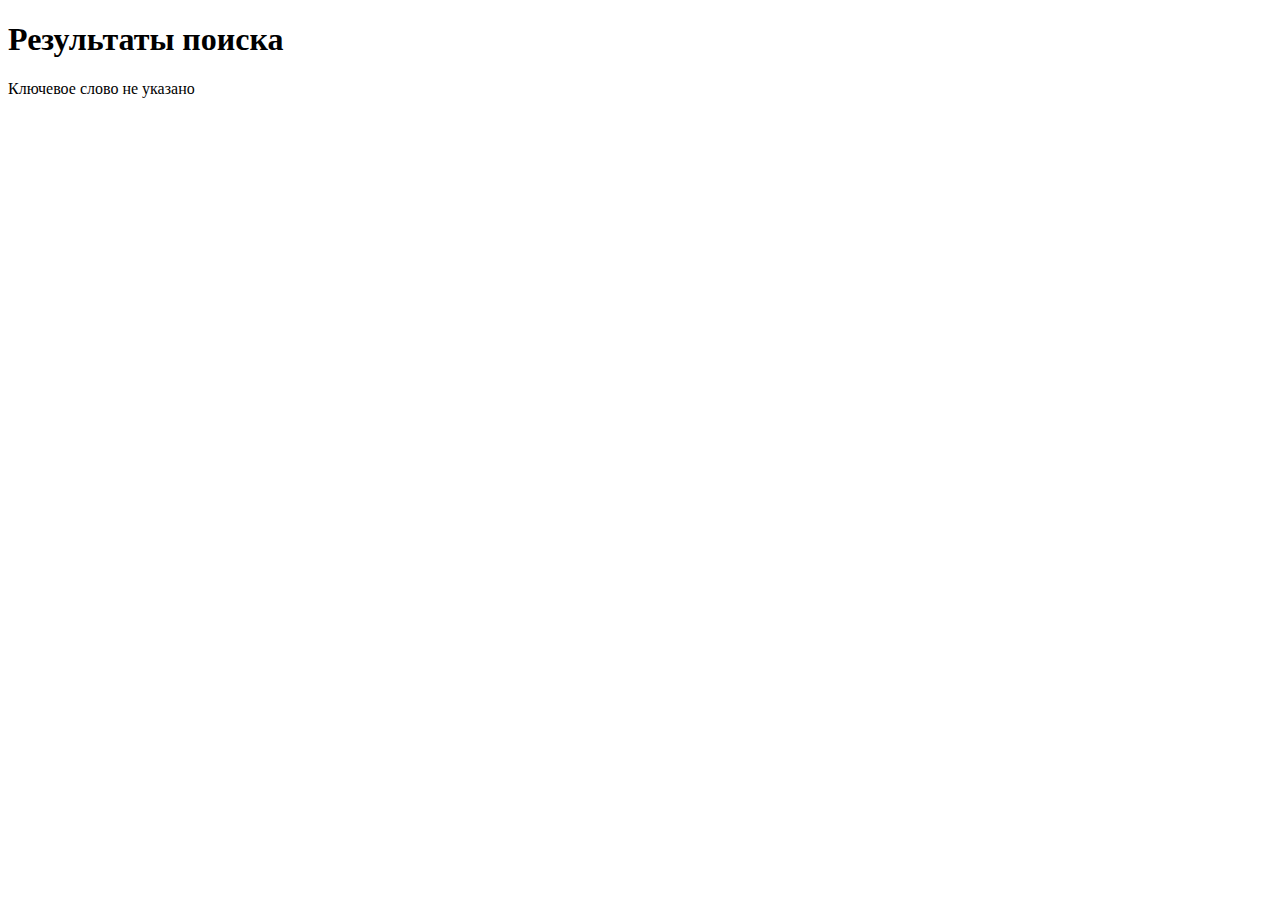
<file: PRAC-main/search.html>
<!DOCTYPE html>
<html>
<head>
    <title>Результаты поиска</title>
    <script src="src/js/articles-date.js"></script>
    <script src="src/js/search.js"></script>
</head>
<body>
    <h1>Результаты поиска</h1>
    <div id="results"></div>
</body>
</html>
</file>
<file: src/css/styles.css>
* {
  padding: 0;
  margin: 0;
}

html {
  font-family: 'Montserrat', sans-serif;
  background-color: #f5f7fd;
  overflow-x: hidden;
}

body {
  margin: 0;
  padding: 0;
  box-sizing: border-box;
  display: flex;
  flex-direction: column;
  min-height: 100vh;
  min-width: screen;
  background-color: #f5f7fd;
}

header {
  background-image: url('../img/png/top.png');
  background-size: cover;
  background-position: center;
  background-repeat: no-repeat;
  min-height: 50rem;
  height: 100%;
  min-width: screen;
  color: #ffffff;
}

.article-header {
  background-image: url('../img/png/topArticle.png');
  background-size: cover;
  background-position: center;
  background-repeat: no-repeat;
  min-height: 50rem;
  height: 100%;
  min-width: screen;
  color: #ffffff;
}

.sidebar {
  position: relative;
  min-height: 50rem;
  min-width: 110px;
  background-color: #1a1a1a;
  border-right: 0.15rem solid #525464;
  transition: left 0.3s ease;
}

.trigger {
  display: flex;
  flex-direction: column;
  align-items: center;
  justify-content: space-between;
  min-height: 100%;
  text-align: center;
  width: 100%;
  transition: background-color 0.3s;
}

.center {
  display: flex;
  flex-direction: column;
  gap: 54px;
}

.trigger .Menubtn {
  background-position: center;
  background-repeat: no-repeat;
  height: fit-content;
  cursor: pointer;
}

.trigger .Searchbtn {
  background-position: center;
  background-repeat: no-repeat;
  height: fit-content;
  cursor: pointer;
}

.trigger .linkbtn {
  margin-top: 40px;
  background-position: center;
  background-repeat: no-repeat;
  height: fit-content;
  cursor: pointer;
}

.trigger .authbtn {
  height: fit-content;
  margin-bottom: 116px;
  cursor: pointer;
}

.lengbtn {
  background: none;
  border: none;
  padding: 0;
  cursor: pointer;
}

.lengbtn.active #ru {
  fill: #FF4646;
}

.lengbtn.active #en {
  fill: #727272;
}

.activebtn, .iconbtn:hover path {
  stroke: white;
  fill: white;
}
.activebtn .iconbtn:hover svg {
  stroke: white;
  fill: white;
}

.menu {
  display: none;
  flex-direction: column;
  align-items: center;
  position: absolute;
  left: 101%;
  top: 0;
  height: 50rem;
  background-color: #1a1a1a;
  width: 400%;
}

.menu a {
  color: white;
  text-decoration: none;
  padding: 10px;
  display: block;
  text-align: center;
  width: 95.5%;
  margin-top: 0.7rem;
  transition: background-color 0.3s;
}

.menu a:hover {
  color: #ff4646;
}

#searchMenu input,
#authMenu input {
  position: relative;
  top: 30%;
  left: 20%;
  padding: 10px;
  margin-bottom: 10px;
  width: 50%;
  border: none;
  background-color: #1a1a1a;
  border: 1px solid #d32;
  color: #ffffff;
}

#searchMenu button {
  position: relative;
  top: 50%;
  left: 40%;
  background-color: #ff4646;
  padding: 10px 20px;
  border-radius: 5.7rem;
  border: none;
  color: white;
  padding: 10px 20px;
  cursor: pointer;
  transition: background-color 0.3s;
}

#authMenu button {
  position: relative;
  top: 50%;
  left: -18%;
  background-color: #ff4646;
  padding: 10px 20px;
  border-radius: 5.7rem;
  border: none;
  color: white;
  padding: 10px 20px;
  cursor: pointer;
  transition: background-color 0.3s;
}

#searchMenu button:hover,
#authMenu button:hover {
  background-color: #d32;
}

.dropdown {
  width: 80%;
  margin-bottom: 10px;
  position: relative;
  top: 35%;
  left: 10%;
  margin-bottom: 15px;
}

.dropdown h3 {
  position: relative;
  left: 20%;
  width: 50%;
  margin-bottom: 15px;
}

.dropdown-btn {
  width: 100%;
  padding: 10px;
  border: none;
  background-color: #444444;
  color: white;
  cursor: pointer;
  text-align: left;
  margin: 0;
}

.dropdown-content {
  display: none;
  position: absolute;
  background-color: #333333;
  width: 100%;
  z-index: 1;
}

.dropdown-content a {
  color: white;
  padding: 10px;
  text-decoration: none;
  display: block;
  text-align: left;
}

.dropdown-content a:hover {
  background-color: gray;
}

.header-content {
  display: flex;
  min-height: 100%;
  width: 100%;
}

.header-right-wrapper {
  display: flex;
  flex-direction: column;
  min-height: 100%;
  max-width: 100%;
  justify-content: space-between;
  gap: 48px;
  padding: 36px 75px 116px;
}

@media (max-width: 760px) {
  .header-right-wrapper {
    padding: 24px 36px 80px;
    gap: 36px;
  }
}

.contact-info {
  display: flex;
  flex-direction: column;
  max-width: 18rem;
  font-weight: lighter;
  font-size: 20px;
  font-weight: 400;
}

.contact-info a {
  display: flex;
  align-items: center;
  gap: 20px;
  max-width: 18rem;
  font-weight: lighter;
  font-size: 20px;
  color: white;
  text-decoration: none;
  text-transform: uppercase;
}

.headline {
  display: flex;
  flex-direction: column;
  gap: 21px;
  min-width: 100%;
  margin-top: 0rem;
  letter-spacing: 0.15rem;
}

.headline h1 {
  font-weight: lighter;
  max-width: 292px;
  font-size: 20px;
  font-weight: 400;
  text-transform: uppercase;
}

.headline h2 {
  max-width: 460px;
  font-size: 64px;
  font-weight: 500;
}

.contact-info {
  left: 10%;
}

.buttons {
  display: flex;
  align-items: center;
  gap: 20px;
  margin-top: 40px;
  min-width: 100%;
  flex-wrap: wrap;
}

.releases-btn,
.download-btn {
  display: flex;
  min-width: fit-content;
  padding: 20px 36px;
  border-radius: 5.7rem;
  border: none;
  color: white;
  cursor: pointer;
  letter-spacing: 0.15rem;
  font-size: 108%;
  font-weight: bold;
}

.releases-btn {
  background-color: #ff4646;
  color: #ffffff;
}

.download-btn {
  background-color: #ffffff;
  color: #000000;
}

.releases-btn:hover {
  background-color: #d32;
}

.download-btn:hover {
  background-color: #d0d9ef;
}

main {
  padding: 20px;
}

.content-block {
  background-color: white;
  border-radius: 5px;
  padding: 18px 30px;
  display: flex;
  flex-direction: column;
}

.main-btns {
  background-color: white;
  max-width: 240px;
  color: #ff4646;
  font-size: 14px;
  border-radius: 5.7rem;
  border-color: #ff4646;
  border-width: 1.5px;
  justify-content: center;
  margin-left: 45%;
}

h4 {
  color: #ff4646;
}

.info-section {
  display: grid;
  grid-template-columns: repeat(auto-fill, minmax(272px, 1fr));
  gap: 50px;
  padding: 5rem;
}

.info-card {
  display: flex;
  width: 100%;
  min-height: 19rem;
  border: none;
  cursor: pointer;
  font-size: x-large;
  background-image: url("../img/png/cardcolor.png");
  background-repeat: no-repeat;
  background-size: cover;
  border-radius: 5px;
  transition: background-color 0.4s ease, color 0.4s ease-in-out;
  background-blend-mode: overlay;
  text-align: start;
  position: relative;
  overflow: hidden;
  align-items: flex-start;
  justify-content: flex-end;
}

.info-picture{
  opacity: 50%;
  position: absolute;
  top: 0;
  right: 0;
  z-index: 5;
}

.icon{
  position: absolute;
  top: 26px;
  left: 25px;
  z-index: 5;
}

.goal path, .authors path{ 
  fill: none !important;
}

svg {
  path{
    transition: stroke 0.3s ease, color 0.3s ease-in-out, fill 0.3s ease, color 0.3s ease-in-out;
  }
}

.icon path{
  fill: #FF4646;
  stroke: #FF4646;
}

.info-card:hover {
  background-color: #ff4646;
  color: #fff;
}

.info-card:hover .icon path{
  fill: white;
  stroke: white;
}

.info-card h3 {
  margin-top: auto;
  margin-bottom: 0;
  width: 100%;
  padding: 20px;
}

.article-content {
  display: flex;
  flex-direction: column;
  height: 100%;
  padding: 110px;
  gap: 70px;
  background-color: #f5f5f5;
}

.block {
  display: flex;
  flex-direction: column;
  gap: 20px;
}

.block_title {
  color: #ff4646;
  font-size: 32px;
  font-weight: 600;
  margin-left: 73px;
}

.block_content {
  display: flex;
  background-color: white;
  padding: 45px 73px 60px;
  border-radius: 15px;
}

.first {
  display: flex;
  flex-direction: column;
  gap: 45px;
  font-size: 24px;
}

.first button {
  border: 1px solid #ff4646;
  color: #ff4646;
  text-transform: uppercase;
  background-color: transparent;
  border-radius: 200px;
  width: fit-content;
  padding: 18px 28px;
  cursor: pointer;
  letter-spacing: 0.15rem;
  font-weight: bold;
  margin: auto;
  font-size: 18px;
}

.second {
  display: flex;
  flex-direction: column;
  gap: 25px;
}

.second_item {
  display: flex;
  align-items: center;
  gap: 23px;
  font-size: 24px;
}

.third {
  display: flex;
  flex-direction: column;
  gap: 35px;
}

.third_item {
  display: flex;
  align-items: center;
  gap: 50px;
  font-size: 24px;
  font-weight: lighter;
}

.third_item span {
  color: #ff4646;
  text-decoration: underline;
  font-weight: 600;
}

.fourth {
  display: flex;
  flex-direction: column;
  gap: 20px;
  font-size: 24px;
}

.fourth span {
  font-weight: lighter;
}

.fifth {
  display: flex;
  flex-direction: column;
  gap: 27px;
  font-size: 24px;
}

.fifth_item {
  display: flex;
  align-items: center;
  gap: 25px;
}

.fifth_item span {
  text-decoration: underline;
  font-weight: lighter;
}

.sixth {
  display: flex;
  flex-direction: column;
  gap: 15px;
  font-size: 24px;
}

.sixth li {
  font-weight: lighter;
  margin-bottom: 20px;
}

.sixth a {
  color: #ff4646;
  font-weight: 600;
  margin: auto;
  font-size: 16px;
}

.seven {
  display: flex;
  flex-direction: column;
  gap: 26px;
  font-size: 24px;
}

.seven_item {
  display: flex;
  align-items: center;
  gap: 27px;
}

.seven_item span {
  font-weight: lighter;
}
.seven_item a {
  color: #ff4646;
  font-weight: 600;
}

footer {
  position: relative;
  display: flex;
  justify-content: center;
  align-items: center;
  background-color: #1a1a1a;
  margin: auto;
  padding: 58px 0;
  width: 100%;
  text-align: center;
}

footer p {
  max-width: 822px;
  color: #4e4e4e;
}

@media (max-width: 760px) {
  .releases-btn,
  .download-btn {
    min-width: 100%;
    justify-content: center;
    font-size: 12px;
  }

  .article-content {
    padding: 60px;
    gap: 40px;
  }

  .block_content {
    padding: 25px 40px 35px;
  }

  .block_title {
    margin-left: 40px;
  }

  .info-section {
    padding: 0;
  }

  footer {
    padding: 24px 0;
    width: 100%;
  }

  footer p {
    padding: 0 10px;
  }
}

@media (max-width: 620px) {
  .sidebar {
    min-width: 68px;
  }

  .headline h1 {
    font-size: 14px;
  }

  .headline h2 {
    font-size: 36px;
  }

  .headline-a {
    display: flex;
    flex-direction: column;
    gap: 21px;
    min-width: 100%;
    margin-top: 0rem;
    letter-spacing: 0.15rem;
  }
  
  .headline-a h1 {
    max-width: 874px;
    font-size: 40px;
    font-weight: 500;
  }
  
  .headline-a h2 {
    font-weight: lighter;
    font-size: 20px;
    font-weight: 400;
    text-transform: uppercase;
  }

  .headline-a h1 {
    font-size: 14px;
  }

  .headline-a h2 {
    font-size: 32px;
  }

  .buttons {
    margin-top: 10px;
  }
}

.hidden {
  display: none;
}
</file>
